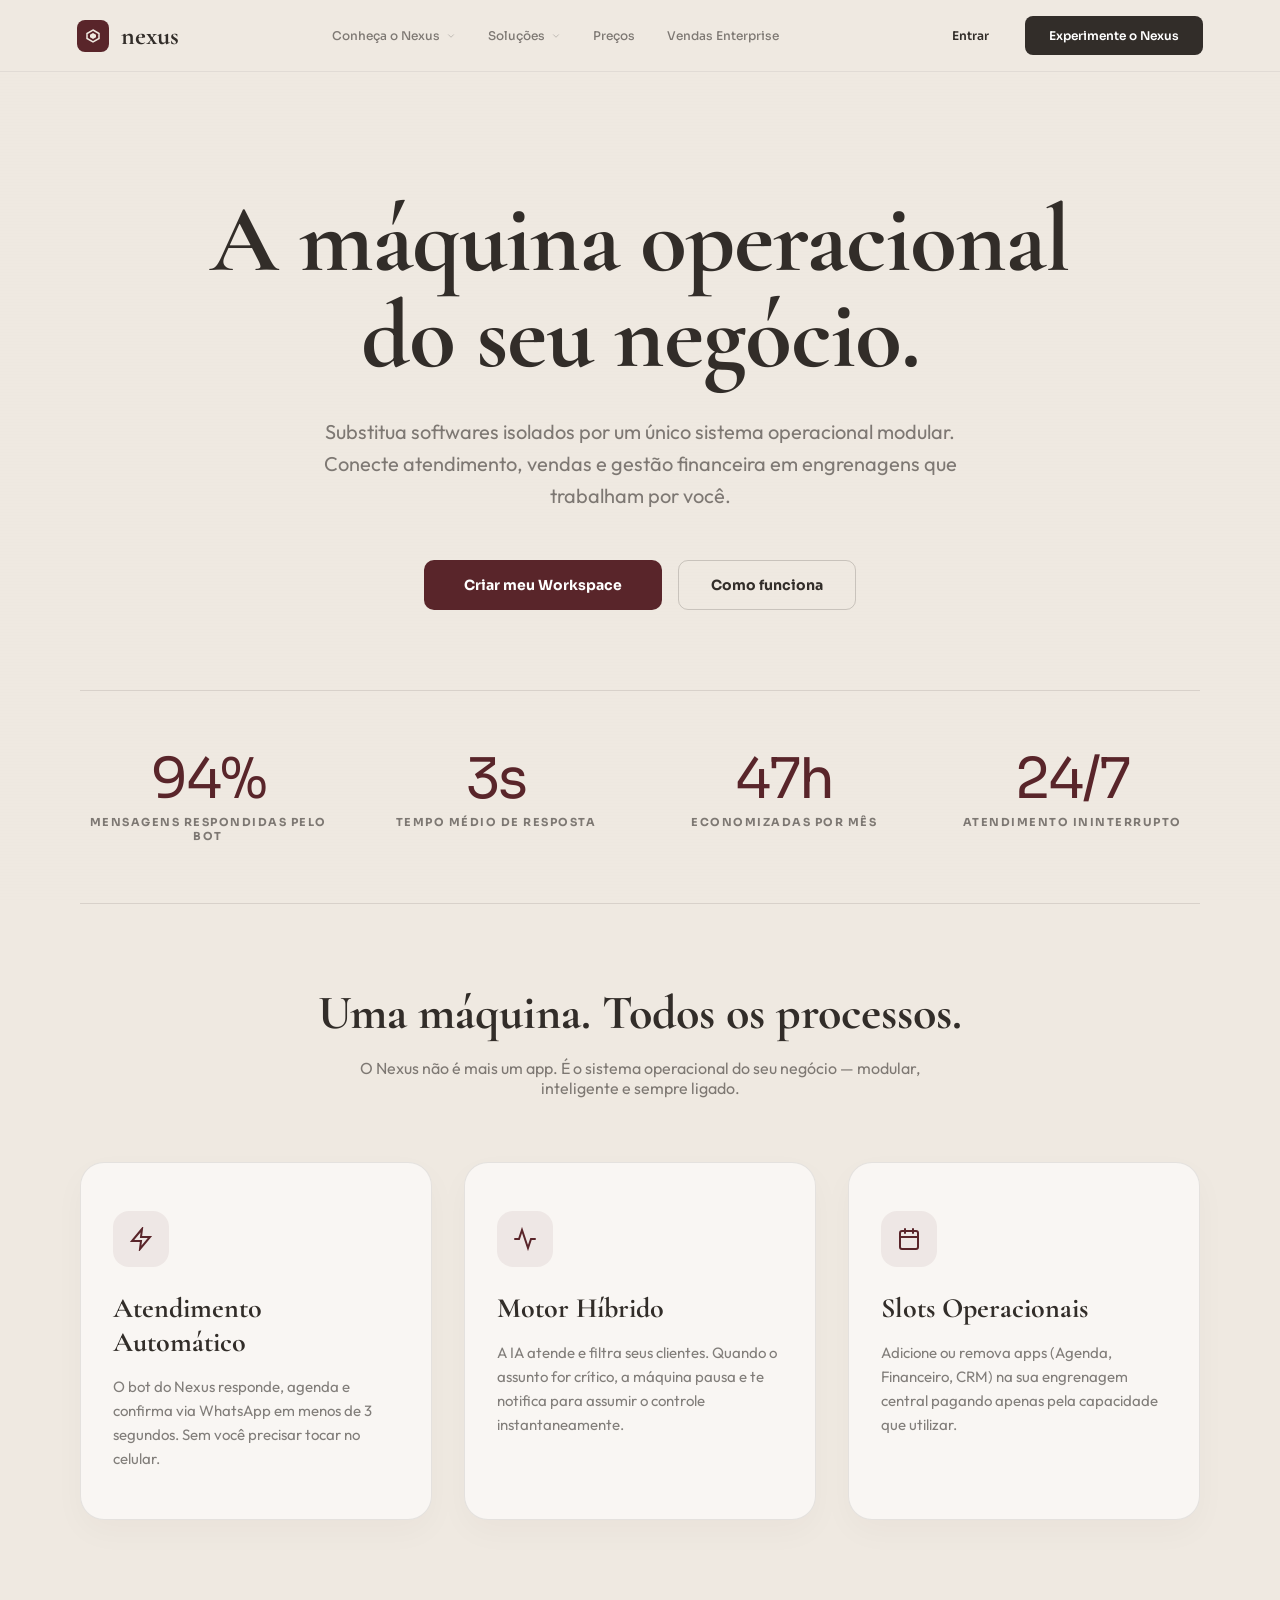
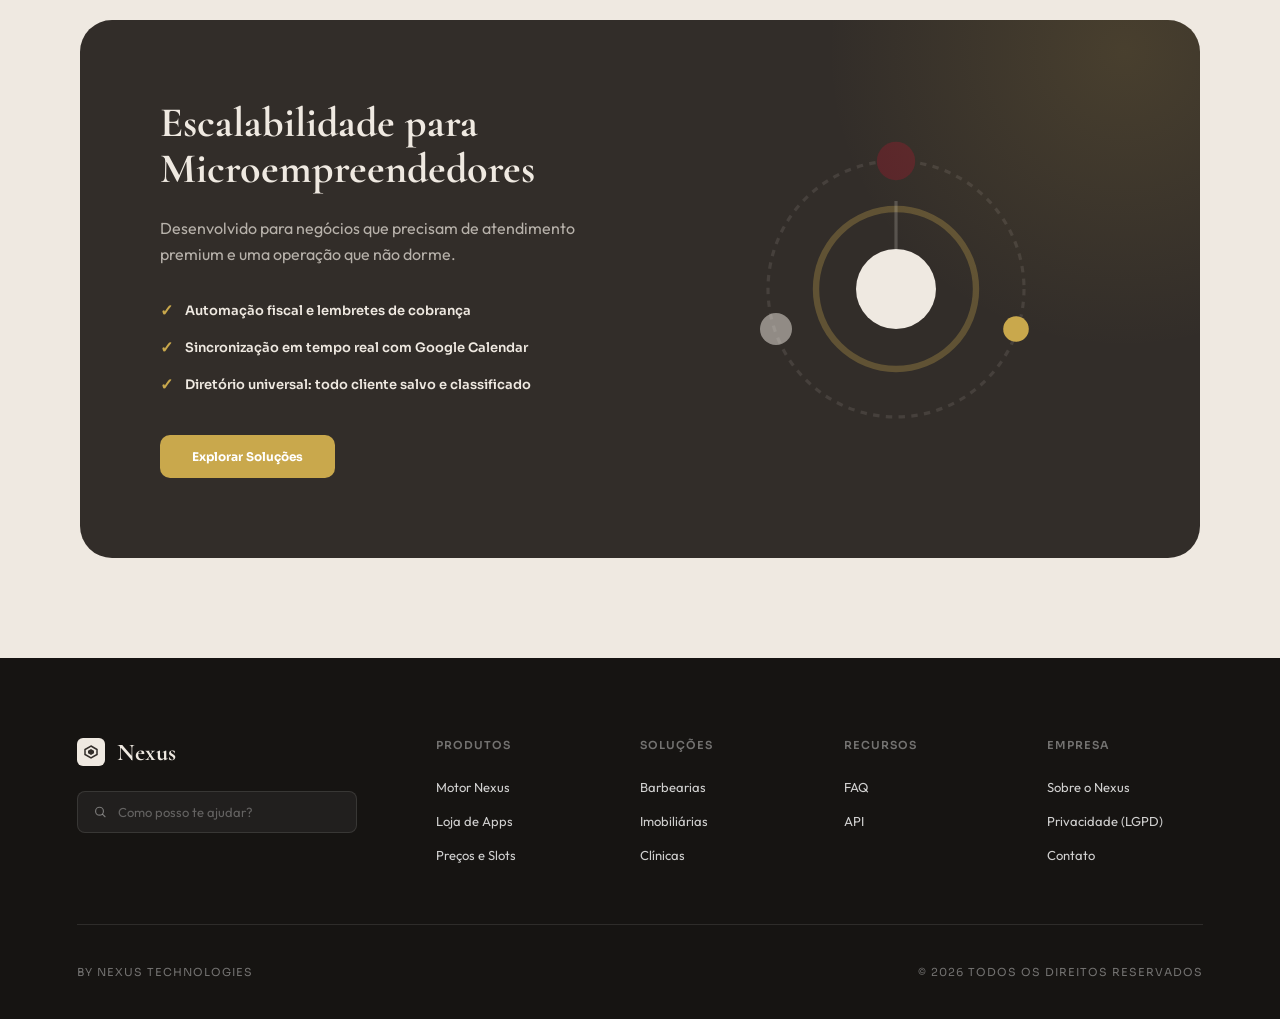
<file: index.html>
<!DOCTYPE html>
<html lang="pt-BR">
<head>
<meta charset="UTF-8">
<meta name="viewport" content="width=device-width, initial-scale=1.0">
<title>Nexus — A Máquina Operacional do seu Negócio</title>
<meta name="description" content="O sistema operacional que automatiza seu atendimento, agenda e financeiro. Um workspace modular que trabalha por você 24/7.">
<link rel="stylesheet" href="./globals.css">
<link href="https://fonts.googleapis.com/css2?family=Cormorant+Garamond:ital,wght@0,400;0,600;0,700;1,400&family=Outfit:wght@300;400;500;600;700&family=Sora:wght@400;600;700&display=swap" rel="stylesheet">
<style>
.hero-section { padding: 120px 0 80px; text-align: center; }
.hero-title { font-family: 'Cormorant Garamond', serif; font-size: clamp(60px, 8vw, 96px); font-weight: 700; color: var(--dk); line-height: 1; margin-bottom: 32px; letter-spacing: -1px; }
.hero-subtitle { font-size: 20px; color: var(--dk60); max-width: 700px; margin: 0 auto 48px; line-height: 1.6; }
.hero-actions { display: flex; gap: 16px; justify-content: center; flex-wrap: wrap; }
.stats-grid { display: grid; grid-template-columns: repeat(4, 1fr); gap: 32px; padding: 60px 0; border-top: 1px solid var(--dk12); border-bottom: 1px solid var(--dk12); margin-bottom: 80px; text-align: center; }
.stat-num { font-family: 'Sora', sans-serif; font-size: 56px; font-weight: 400; color: var(--wine); line-height: 1; margin-bottom: 8px; letter-spacing: -2px; }
.stat-lbl { font-family: 'Sora', sans-serif; font-size: 11px; font-weight: 700; text-transform: uppercase; letter-spacing: 1.5px; color: var(--dk60); }
.section-heading { text-align: center; margin-bottom: 64px; }
.section-heading h2 { font-family: 'Cormorant Garamond', serif; font-size: 48px; font-weight: 700; color: var(--dk); margin-bottom: 16px; }
.section-heading p { font-size: 16px; color: var(--dk60); max-width: 600px; margin: 0 auto; }
.features-grid { display: grid; grid-template-columns: repeat(3, 1fr); gap: 32px; margin-bottom: 100px; }
.feature-card { background: rgba(255,255,255,0.6); border: 1px solid rgba(50,45,41,.1); border-radius: 24px; padding: 48px 32px; transition: transform 0.3s; box-shadow: 0 12px 32px rgba(50,45,41,.03); }
.feature-card:hover { transform: translateY(-8px); border-color: var(--gold); }
.feat-icon { width: 56px; height: 56px; background: rgba(114,56,61,.08); color: var(--wine); border-radius: 16px; display: flex; align-items: center; justify-content: center; margin-bottom: 24px; }
.feature-card h3 { font-family: 'Cormorant Garamond', serif; font-size: 28px; font-weight: 700; color: var(--dk); margin-bottom: 16px; }
.feature-card p { font-size: 15px; color: var(--dk60); line-height: 1.6; }
.use-cases { background: var(--dk); border-radius: 32px; padding: 80px; color: #EFE9E1; display: grid; grid-template-columns: 1fr 1fr; gap: 64px; align-items: center; margin-bottom: 100px; position: relative; overflow: hidden; }
.use-cases::before { content: ''; position: absolute; top: -50%; right: -20%; width: 600px; height: 600px; background: radial-gradient(circle, rgba(201,168,76,0.15) 0%, transparent 70%); border-radius: 50%; pointer-events: none; }
.uc-title { font-family: 'Cormorant Garamond', serif; font-size: 42px; font-weight: 700; margin-bottom: 24px; line-height: 1.1; }
.uc-desc { font-size: 16px; color: rgba(239,233,225,.7); margin-bottom: 32px; line-height: 1.6; }
.uc-list { list-style: none; display: flex; flex-direction: column; gap: 16px; margin-bottom: 40px; }
.uc-list li { display: flex; align-items: center; gap: 12px; font-family: 'Sora', sans-serif; font-size: 13px; font-weight: 600; }
.uc-list li::before { content: '✓'; color: var(--gold); font-size: 16px; }
@media (max-width: 768px) { .hero-title { font-size: 48px; } .stats-grid { grid-template-columns: 1fr 1fr; } .features-grid { grid-template-columns: 1fr; } .use-cases { grid-template-columns: 1fr; padding: 40px; text-align: center; } }
</style>
</head>
<body>
<div class="brushed"></div>

<nav class="inst-nav">
  <a href="index.html" class="nav-brand">
    <div class="icon"><svg width="14" height="14" viewBox="0 0 14 14" fill="none"><polygon points="7,1 13,4.5 13,9.5 7,13 1,9.5 1,4.5" stroke="#EFE9E1" stroke-width="1.5" fill="none"/><polygon points="7,4 10,5.75 10,8.25 7,10 4,8.25 4,5.75" fill="#EFE9E1"/></svg></div>
    <span class="name">nexus</span>
  </a>
  <div class="nav-links">
    <div class="nav-item-dropdown">
      <a>Conheça o Nexus <svg width="10" height="10" viewBox="0 0 24 24" fill="none" stroke-width="1.5" stroke-linecap="round"><polyline points="6 9 12 15 18 9"></polyline></svg></a>
      <div class="nav-dropdown">
        <a href="sobre.html">Sobre o Nexus</a>
        <a href="presets.html">Apps e Presets</a>
        <a href="sobre.html#seguranca">Segurança e IA</a>
      </div>
    </div>
    <div class="nav-item-dropdown">
      <a>Soluções <svg width="10" height="10" viewBox="0 0 24 24" fill="none" stroke-width="1.5" stroke-linecap="round"><polyline points="6 9 12 15 18 9"></polyline></svg></a>
      <div class="nav-dropdown">
        <a href="presets.html">Microempreendedores</a>
        <a href="presets.html">Barbearias e Salões</a>
        <a href="presets.html">Clínicas e Petshops</a>
        <a href="presets.html">Imobiliárias</a>
      </div>
    </div>
    <a href="precos.html" style="font-family:'Sora',sans-serif;font-size:12px;font-weight:500;color:var(--dk60);text-decoration:none;">Preços</a>
    <a href="vendas.html" style="font-family:'Sora',sans-serif;font-size:12px;font-weight:500;color:var(--dk60);text-decoration:none;">Vendas Enterprise</a>
  </div>
  <div class="nav-actions">
    <a href="login.html" class="btn-login">Entrar</a>
    <a href="login.html#signup" class="btn-cta">Experimente o Nexus</a>
  </div>
</nav>

<main class="container">
  <section class="hero-section">
    <h1 class="hero-title">A máquina operacional<br>do seu negócio.</h1>
    <p class="hero-subtitle">Substitua softwares isolados por um único sistema operacional modular. Conecte atendimento, vendas e gestão financeira em engrenagens que trabalham por você.</p>
    <div class="hero-actions">
      <a href="login.html#signup" class="btn-solid" style="padding:16px 40px;font-size:14px;">Criar meu Workspace</a>
      <a href="sobre.html" class="btn-outline" style="padding:15px 32px;font-size:14px;">Como funciona</a>
    </div>
  </section>

  <section class="stats-grid">
    <div><div class="stat-num">94%</div><div class="stat-lbl">Mensagens respondidas pelo bot</div></div>
    <div><div class="stat-num">3s</div><div class="stat-lbl">Tempo médio de resposta</div></div>
    <div><div class="stat-num">47h</div><div class="stat-lbl">Economizadas por mês</div></div>
    <div><div class="stat-num">24/7</div><div class="stat-lbl">Atendimento ininterrupto</div></div>
  </section>

  <section>
    <div class="section-heading">
      <h2>Uma máquina. Todos os processos.</h2>
      <p>O Nexus não é mais um app. É o sistema operacional do seu negócio — modular, inteligente e sempre ligado.</p>
    </div>
    <div class="features-grid">
      <div class="feature-card">
        <div class="feat-icon"><svg width="24" height="24" viewBox="0 0 24 24" fill="none" stroke="currentColor" stroke-width="2" stroke-linecap="round"><polygon points="13 2 3 14 12 14 11 22 21 10 12 10 13 2"></polygon></svg></div>
        <h3>Atendimento Automático</h3>
        <p>O bot do Nexus responde, agenda e confirma via WhatsApp em menos de 3 segundos. Sem você precisar tocar no celular.</p>
      </div>
      <div class="feature-card">
        <div class="feat-icon"><svg width="24" height="24" viewBox="0 0 24 24" fill="none" stroke="currentColor" stroke-width="2" stroke-linecap="round"><path d="M22 12h-4l-3 9L9 3l-3 9H2"></path></svg></div>
        <h3>Motor Híbrido</h3>
        <p>A IA atende e filtra seus clientes. Quando o assunto for crítico, a máquina pausa e te notifica para assumir o controle instantaneamente.</p>
      </div>
      <div class="feature-card">
        <div class="feat-icon"><svg width="24" height="24" viewBox="0 0 24 24" fill="none" stroke="currentColor" stroke-width="2" stroke-linecap="round"><rect x="3" y="4" width="18" height="18" rx="2"/><line x1="16" y1="2" x2="16" y2="6"/><line x1="8" y1="2" x2="8" y2="6"/><line x1="3" y1="10" x2="21" y2="10"/></svg></div>
        <h3>Slots Operacionais</h3>
        <p>Adicione ou remova apps (Agenda, Financeiro, CRM) na sua engrenagem central pagando apenas pela capacidade que utilizar.</p>
      </div>
    </div>
  </section>

  <section class="use-cases">
    <div>
      <h2 class="uc-title">Escalabilidade para<br>Microempreendedores</h2>
      <p class="uc-desc">Desenvolvido para negócios que precisam de atendimento premium e uma operação que não dorme.</p>
      <ul class="uc-list">
        <li>Automação fiscal e lembretes de cobrança</li>
        <li>Sincronização em tempo real com Google Calendar</li>
        <li>Diretório universal: todo cliente salvo e classificado</li>
      </ul>
      <a href="presets.html" class="btn-solid gold" style="padding:14px 32px;font-size:12px;">Explorar Soluções</a>
    </div>
    <div style="display:flex;justify-content:center;">
      <svg width="320" height="320" viewBox="0 0 200 200" fill="none">
        <circle cx="100" cy="100" r="80" stroke="rgba(239,233,225,0.1)" stroke-width="2" stroke-dasharray="4 4"/>
        <circle cx="100" cy="100" r="50" stroke="rgba(201,168,76,0.3)" stroke-width="4"/>
        <circle cx="100" cy="100" r="25" fill="#EFE9E1"/>
        <circle cx="100" cy="20" r="12" fill="var(--wine)"/>
        <circle cx="175" cy="125" r="8" fill="var(--gold)"/>
        <circle cx="25" cy="125" r="10" fill="rgba(239,233,225,0.5)"/>
        <path d="M100 45 L100 75" stroke="rgba(239,233,225,0.2)" stroke-width="2"/>
      </svg>
    </div>
  </section>
</main>

<footer class="mega-footer">
  <div class="footer-grid">
    <div class="footer-brand">
      <div class="f-brand-logo">
        <div class="icon"><svg width="14" height="14" viewBox="0 0 14 14" fill="none"><polygon points="7,1 13,4.5 13,9.5 7,13 1,9.5 1,4.5" stroke="#322D29" stroke-width="1.5" fill="none"/><polygon points="7,4 10,5.75 10,8.25 7,10 4,8.25 4,5.75" fill="#322D29"/></svg></div>
        <span class="name">Nexus</span>
      </div>
      <div class="f-search"><svg width="14" height="14" viewBox="0 0 16 16" fill="none" stroke="rgba(255,255,255,0.4)" stroke-width="1.5"><circle cx="7" cy="7" r="5"/><path d="M11 11l3 3" stroke-linecap="round"/></svg><input type="text" placeholder="Como posso te ajudar?"></div>
    </div>
    <div class="footer-col"><h4>Produtos</h4><ul><li><a href="sobre.html">Motor Nexus</a></li><li><a href="presets.html">Loja de Apps</a></li><li><a href="precos.html">Preços e Slots</a></li></ul></div>
    <div class="footer-col"><h4>Soluções</h4><ul><li><a href="presets.html">Barbearias</a></li><li><a href="presets.html">Imobiliárias</a></li><li><a href="presets.html">Clínicas</a></li></ul></div>
    <div class="footer-col"><h4>Recursos</h4><ul><li><a href="sobre.html">FAQ</a></li><li><a href="vendas.html">API</a></li></ul></div>
    <div class="footer-col"><h4>Empresa</h4><ul><li><a href="sobre.html">Sobre o Nexus</a></li><li><a href="lgpd.html">Privacidade (LGPD)</a></li><li><a href="vendas.html">Contato</a></li></ul></div>
  </div>
  <div class="footer-bottom"><span>BY NEXUS TECHNOLOGIES</span><span>© 2026 TODOS OS DIREITOS RESERVADOS</span></div>
</footer>
</body>
</html>
</file>
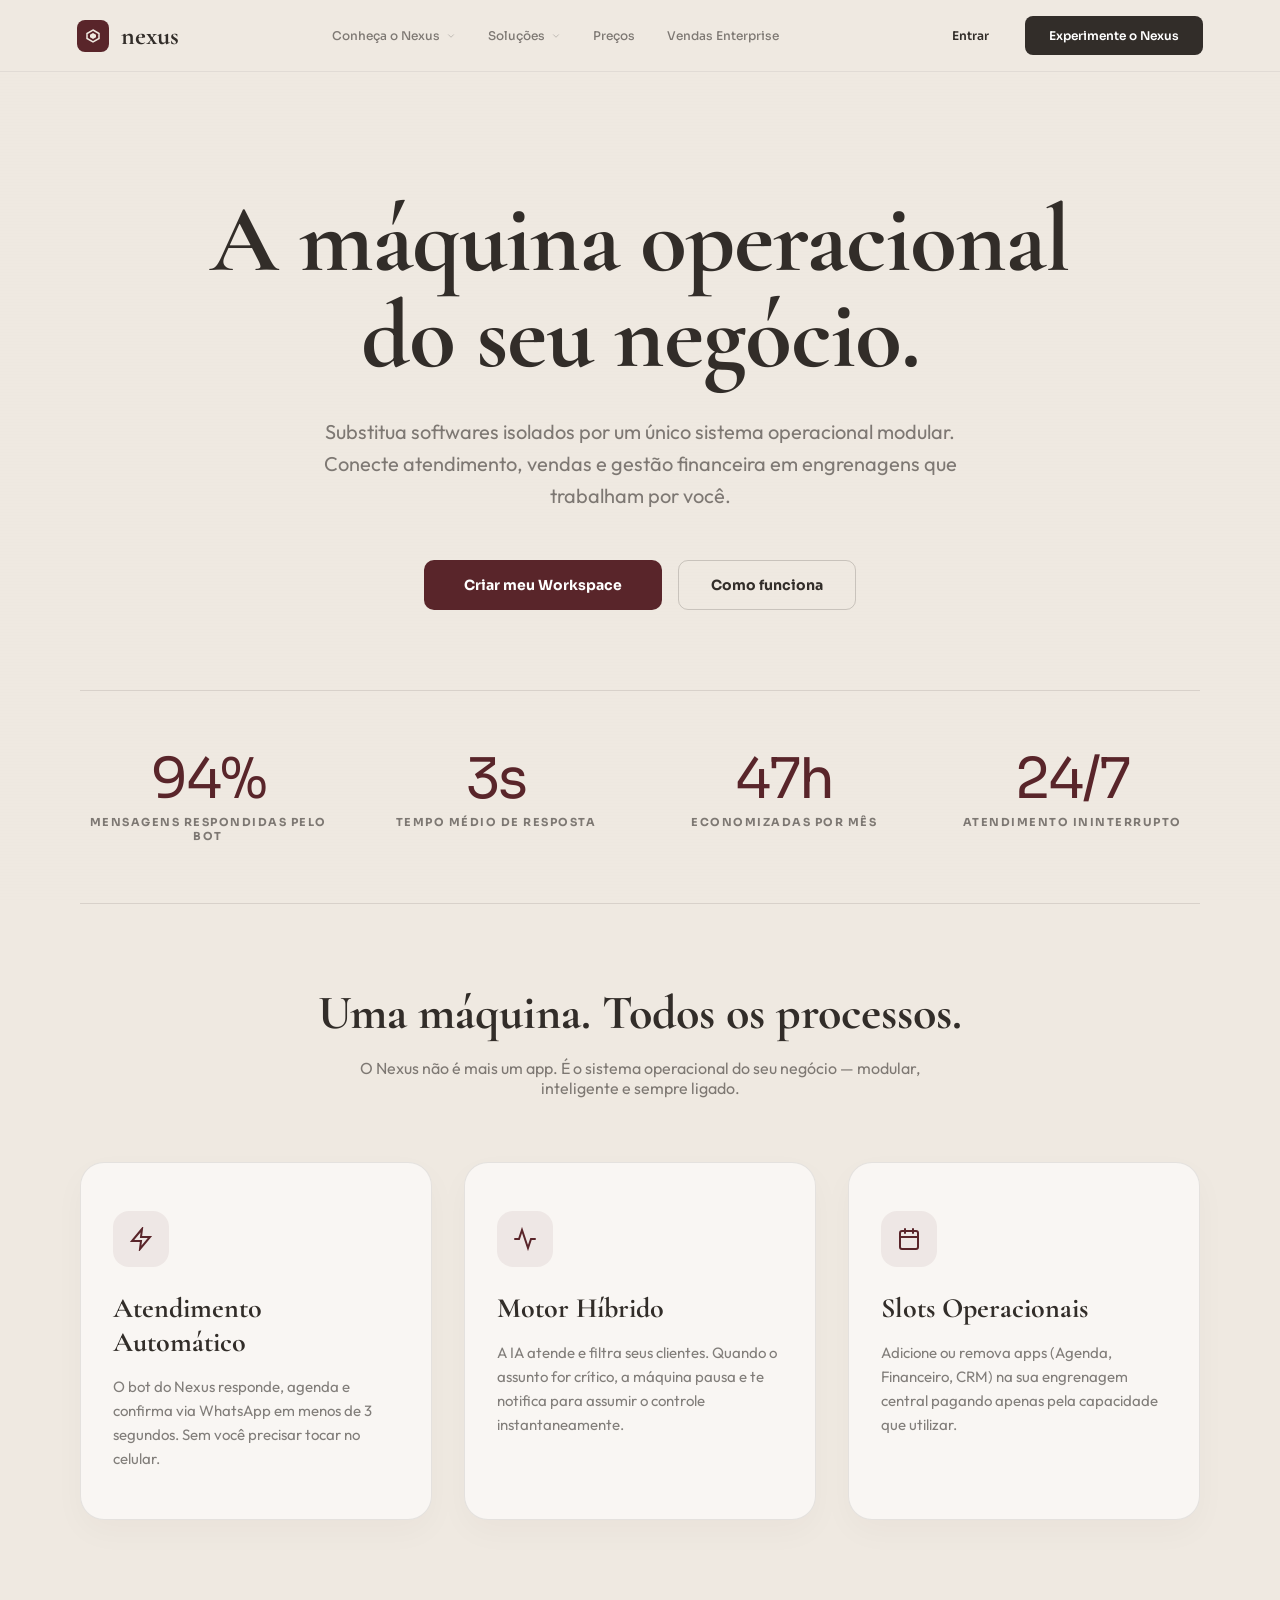
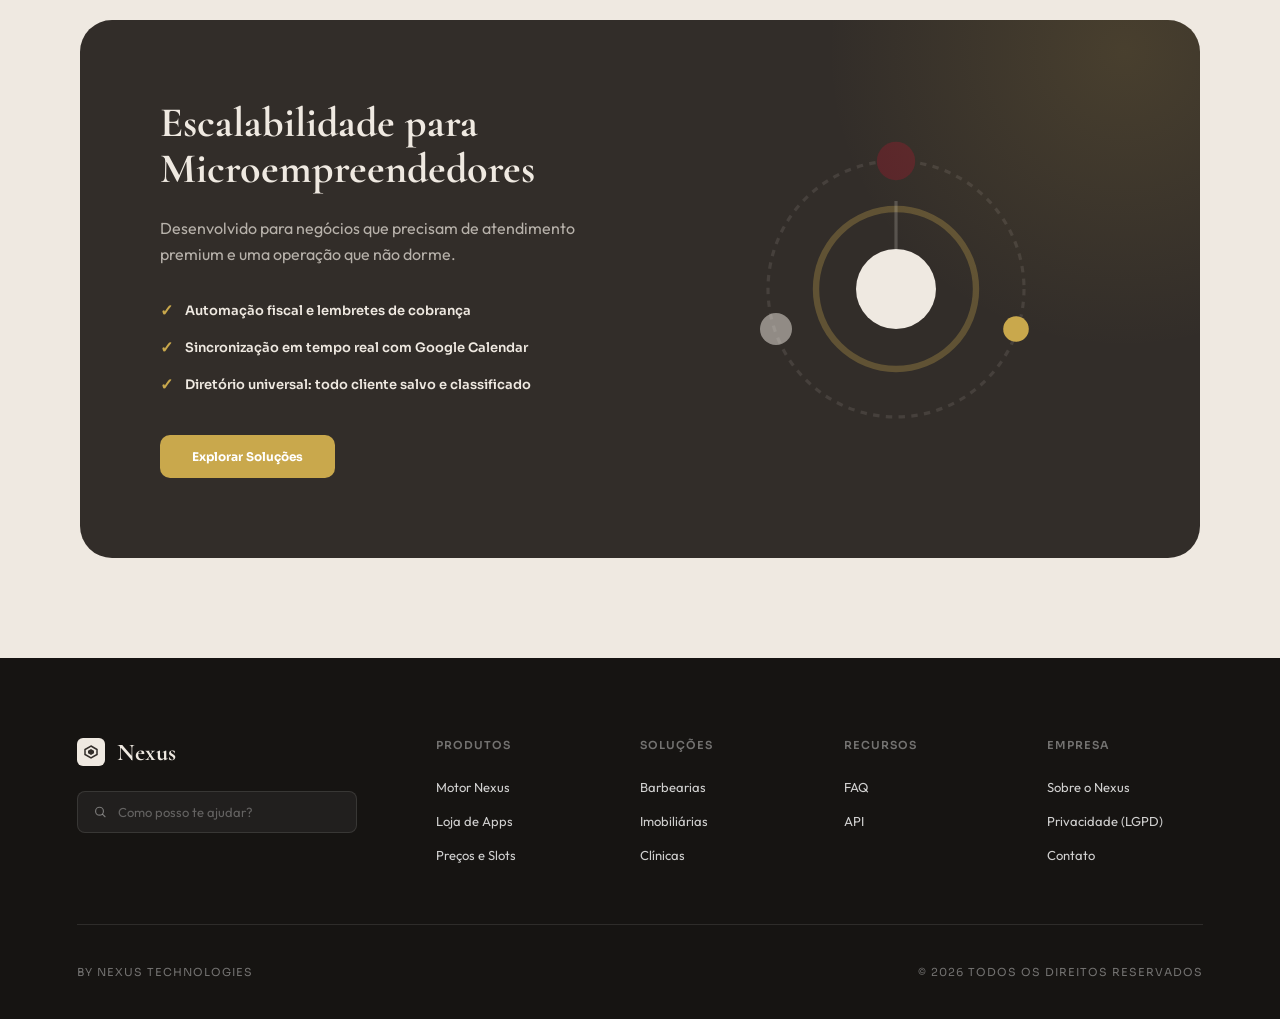
<file: pages/index.html>
<!DOCTYPE html>
<html lang="pt-BR">
<head>
<meta charset="UTF-8">
<meta name="viewport" content="width=device-width, initial-scale=1.0">
<title>Nexus — A Máquina Operacional do seu Negócio</title>
<meta name="description" content="O sistema operacional que automatiza seu atendimento, agenda e financeiro. Um workspace modular que trabalha por você 24/7.">
<link rel="stylesheet" href="../shared/globals.css">
<link href="https://fonts.googleapis.com/css2?family=Cormorant+Garamond:ital,wght@0,400;0,600;0,700;1,400&family=Outfit:wght@300;400;500;600;700&family=Sora:wght@400;600;700&display=swap" rel="stylesheet">
<style>
.hero-section { padding: 120px 0 80px; text-align: center; }
.hero-title { font-family: 'Cormorant Garamond', serif; font-size: clamp(60px, 8vw, 96px); font-weight: 700; color: var(--dk); line-height: 1; margin-bottom: 32px; letter-spacing: -1px; }
.hero-subtitle { font-size: 20px; color: var(--dk60); max-width: 700px; margin: 0 auto 48px; line-height: 1.6; }
.hero-actions { display: flex; gap: 16px; justify-content: center; flex-wrap: wrap; }
.stats-grid { display: grid; grid-template-columns: repeat(4, 1fr); gap: 32px; padding: 60px 0; border-top: 1px solid var(--dk12); border-bottom: 1px solid var(--dk12); margin-bottom: 80px; text-align: center; }
.stat-num { font-family: 'Sora', sans-serif; font-size: 56px; font-weight: 400; color: var(--wine); line-height: 1; margin-bottom: 8px; letter-spacing: -2px; }
.stat-lbl { font-family: 'Sora', sans-serif; font-size: 11px; font-weight: 700; text-transform: uppercase; letter-spacing: 1.5px; color: var(--dk60); }
.section-heading { text-align: center; margin-bottom: 64px; }
.section-heading h2 { font-family: 'Cormorant Garamond', serif; font-size: 48px; font-weight: 700; color: var(--dk); margin-bottom: 16px; }
.section-heading p { font-size: 16px; color: var(--dk60); max-width: 600px; margin: 0 auto; }
.features-grid { display: grid; grid-template-columns: repeat(3, 1fr); gap: 32px; margin-bottom: 100px; }
.feature-card { background: rgba(255,255,255,0.6); border: 1px solid rgba(50,45,41,.1); border-radius: 24px; padding: 48px 32px; transition: transform 0.3s; box-shadow: 0 12px 32px rgba(50,45,41,.03); }
.feature-card:hover { transform: translateY(-8px); border-color: var(--gold); }
.feat-icon { width: 56px; height: 56px; background: rgba(114,56,61,.08); color: var(--wine); border-radius: 16px; display: flex; align-items: center; justify-content: center; margin-bottom: 24px; }
.feature-card h3 { font-family: 'Cormorant Garamond', serif; font-size: 28px; font-weight: 700; color: var(--dk); margin-bottom: 16px; }
.feature-card p { font-size: 15px; color: var(--dk60); line-height: 1.6; }
.use-cases { background: var(--dk); border-radius: 32px; padding: 80px; color: #EFE9E1; display: grid; grid-template-columns: 1fr 1fr; gap: 64px; align-items: center; margin-bottom: 100px; position: relative; overflow: hidden; }
.use-cases::before { content: ''; position: absolute; top: -50%; right: -20%; width: 600px; height: 600px; background: radial-gradient(circle, rgba(201,168,76,0.15) 0%, transparent 70%); border-radius: 50%; pointer-events: none; }
.uc-title { font-family: 'Cormorant Garamond', serif; font-size: 42px; font-weight: 700; margin-bottom: 24px; line-height: 1.1; }
.uc-desc { font-size: 16px; color: rgba(239,233,225,.7); margin-bottom: 32px; line-height: 1.6; }
.uc-list { list-style: none; display: flex; flex-direction: column; gap: 16px; margin-bottom: 40px; }
.uc-list li { display: flex; align-items: center; gap: 12px; font-family: 'Sora', sans-serif; font-size: 13px; font-weight: 600; }
.uc-list li::before { content: '✓'; color: var(--gold); font-size: 16px; }
@media (max-width: 768px) { .hero-title { font-size: 48px; } .stats-grid { grid-template-columns: 1fr 1fr; } .features-grid { grid-template-columns: 1fr; } .use-cases { grid-template-columns: 1fr; padding: 40px; text-align: center; } }
</style>
</head>
<body>
<div class="brushed"></div>

<nav class="inst-nav">
  <a href="index.html" class="nav-brand">
    <div class="icon"><svg width="14" height="14" viewBox="0 0 14 14" fill="none"><polygon points="7,1 13,4.5 13,9.5 7,13 1,9.5 1,4.5" stroke="#EFE9E1" stroke-width="1.5" fill="none"/><polygon points="7,4 10,5.75 10,8.25 7,10 4,8.25 4,5.75" fill="#EFE9E1"/></svg></div>
    <span class="name">nexus</span>
  </a>
  <div class="nav-links">
    <div class="nav-item-dropdown">
      <a>Conheça o Nexus <svg width="10" height="10" viewBox="0 0 24 24" fill="none" stroke-width="1.5" stroke-linecap="round"><polyline points="6 9 12 15 18 9"></polyline></svg></a>
      <div class="nav-dropdown">
        <a href="sobre.html">Sobre o Nexus</a>
        <a href="presets.html">Apps e Presets</a>
        <a href="sobre.html#seguranca">Segurança e IA</a>
      </div>
    </div>
    <div class="nav-item-dropdown">
      <a>Soluções <svg width="10" height="10" viewBox="0 0 24 24" fill="none" stroke-width="1.5" stroke-linecap="round"><polyline points="6 9 12 15 18 9"></polyline></svg></a>
      <div class="nav-dropdown">
        <a href="presets.html">Microempreendedores</a>
        <a href="presets.html">Barbearias e Salões</a>
        <a href="presets.html">Clínicas e Petshops</a>
        <a href="presets.html">Imobiliárias</a>
      </div>
    </div>
    <a href="precos.html" style="font-family:'Sora',sans-serif;font-size:12px;font-weight:500;color:var(--dk60);text-decoration:none;">Preços</a>
    <a href="vendas.html" style="font-family:'Sora',sans-serif;font-size:12px;font-weight:500;color:var(--dk60);text-decoration:none;">Vendas Enterprise</a>
  </div>
  <div class="nav-actions">
    <a href="login.html" class="btn-login">Entrar</a>
    <a href="login.html#signup" class="btn-cta">Experimente o Nexus</a>
  </div>
</nav>

<main class="container">
  <section class="hero-section">
    <h1 class="hero-title">A máquina operacional<br>do seu negócio.</h1>
    <p class="hero-subtitle">Substitua softwares isolados por um único sistema operacional modular. Conecte atendimento, vendas e gestão financeira em engrenagens que trabalham por você.</p>
    <div class="hero-actions">
      <a href="login.html#signup" class="btn-solid" style="padding:16px 40px;font-size:14px;">Criar meu Workspace</a>
      <a href="sobre.html" class="btn-outline" style="padding:15px 32px;font-size:14px;">Como funciona</a>
    </div>
  </section>

  <section class="stats-grid">
    <div><div class="stat-num">94%</div><div class="stat-lbl">Mensagens respondidas pelo bot</div></div>
    <div><div class="stat-num">3s</div><div class="stat-lbl">Tempo médio de resposta</div></div>
    <div><div class="stat-num">47h</div><div class="stat-lbl">Economizadas por mês</div></div>
    <div><div class="stat-num">24/7</div><div class="stat-lbl">Atendimento ininterrupto</div></div>
  </section>

  <section>
    <div class="section-heading">
      <h2>Uma máquina. Todos os processos.</h2>
      <p>O Nexus não é mais um app. É o sistema operacional do seu negócio — modular, inteligente e sempre ligado.</p>
    </div>
    <div class="features-grid">
      <div class="feature-card">
        <div class="feat-icon"><svg width="24" height="24" viewBox="0 0 24 24" fill="none" stroke="currentColor" stroke-width="2" stroke-linecap="round"><polygon points="13 2 3 14 12 14 11 22 21 10 12 10 13 2"></polygon></svg></div>
        <h3>Atendimento Automático</h3>
        <p>O bot do Nexus responde, agenda e confirma via WhatsApp em menos de 3 segundos. Sem você precisar tocar no celular.</p>
      </div>
      <div class="feature-card">
        <div class="feat-icon"><svg width="24" height="24" viewBox="0 0 24 24" fill="none" stroke="currentColor" stroke-width="2" stroke-linecap="round"><path d="M22 12h-4l-3 9L9 3l-3 9H2"></path></svg></div>
        <h3>Motor Híbrido</h3>
        <p>A IA atende e filtra seus clientes. Quando o assunto for crítico, a máquina pausa e te notifica para assumir o controle instantaneamente.</p>
      </div>
      <div class="feature-card">
        <div class="feat-icon"><svg width="24" height="24" viewBox="0 0 24 24" fill="none" stroke="currentColor" stroke-width="2" stroke-linecap="round"><rect x="3" y="4" width="18" height="18" rx="2"/><line x1="16" y1="2" x2="16" y2="6"/><line x1="8" y1="2" x2="8" y2="6"/><line x1="3" y1="10" x2="21" y2="10"/></svg></div>
        <h3>Slots Operacionais</h3>
        <p>Adicione ou remova apps (Agenda, Financeiro, CRM) na sua engrenagem central pagando apenas pela capacidade que utilizar.</p>
      </div>
    </div>
  </section>

  <section class="use-cases">
    <div>
      <h2 class="uc-title">Escalabilidade para<br>Microempreendedores</h2>
      <p class="uc-desc">Desenvolvido para negócios que precisam de atendimento premium e uma operação que não dorme.</p>
      <ul class="uc-list">
        <li>Automação fiscal e lembretes de cobrança</li>
        <li>Sincronização em tempo real com Google Calendar</li>
        <li>Diretório universal: todo cliente salvo e classificado</li>
      </ul>
      <a href="presets.html" class="btn-solid gold" style="padding:14px 32px;font-size:12px;">Explorar Soluções</a>
    </div>
    <div style="display:flex;justify-content:center;">
      <svg width="320" height="320" viewBox="0 0 200 200" fill="none">
        <circle cx="100" cy="100" r="80" stroke="rgba(239,233,225,0.1)" stroke-width="2" stroke-dasharray="4 4"/>
        <circle cx="100" cy="100" r="50" stroke="rgba(201,168,76,0.3)" stroke-width="4"/>
        <circle cx="100" cy="100" r="25" fill="#EFE9E1"/>
        <circle cx="100" cy="20" r="12" fill="var(--wine)"/>
        <circle cx="175" cy="125" r="8" fill="var(--gold)"/>
        <circle cx="25" cy="125" r="10" fill="rgba(239,233,225,0.5)"/>
        <path d="M100 45 L100 75" stroke="rgba(239,233,225,0.2)" stroke-width="2"/>
      </svg>
    </div>
  </section>
</main>

<footer class="mega-footer">
  <div class="footer-grid">
    <div class="footer-brand">
      <div class="f-brand-logo">
        <div class="icon"><svg width="14" height="14" viewBox="0 0 14 14" fill="none"><polygon points="7,1 13,4.5 13,9.5 7,13 1,9.5 1,4.5" stroke="#322D29" stroke-width="1.5" fill="none"/><polygon points="7,4 10,5.75 10,8.25 7,10 4,8.25 4,5.75" fill="#322D29"/></svg></div>
        <span class="name">Nexus</span>
      </div>
      <div class="f-search"><svg width="14" height="14" viewBox="0 0 16 16" fill="none" stroke="rgba(255,255,255,0.4)" stroke-width="1.5"><circle cx="7" cy="7" r="5"/><path d="M11 11l3 3" stroke-linecap="round"/></svg><input type="text" placeholder="Como posso te ajudar?"></div>
    </div>
    <div class="footer-col"><h4>Produtos</h4><ul><li><a href="sobre.html">Motor Nexus</a></li><li><a href="presets.html">Loja de Apps</a></li><li><a href="precos.html">Preços e Slots</a></li></ul></div>
    <div class="footer-col"><h4>Soluções</h4><ul><li><a href="presets.html">Barbearias</a></li><li><a href="presets.html">Imobiliárias</a></li><li><a href="presets.html">Clínicas</a></li></ul></div>
    <div class="footer-col"><h4>Recursos</h4><ul><li><a href="sobre.html">FAQ</a></li><li><a href="vendas.html">API</a></li></ul></div>
    <div class="footer-col"><h4>Empresa</h4><ul><li><a href="sobre.html">Sobre o Nexus</a></li><li><a href="lgpd.html">Privacidade (LGPD)</a></li><li><a href="vendas.html">Contato</a></li></ul></div>
  </div>
  <div class="footer-bottom"><span>BY NEXUS TECHNOLOGIES</span><span>© 2026 TODOS OS DIREITOS RESERVADOS</span></div>
</footer>
</body>
</html>
</file>
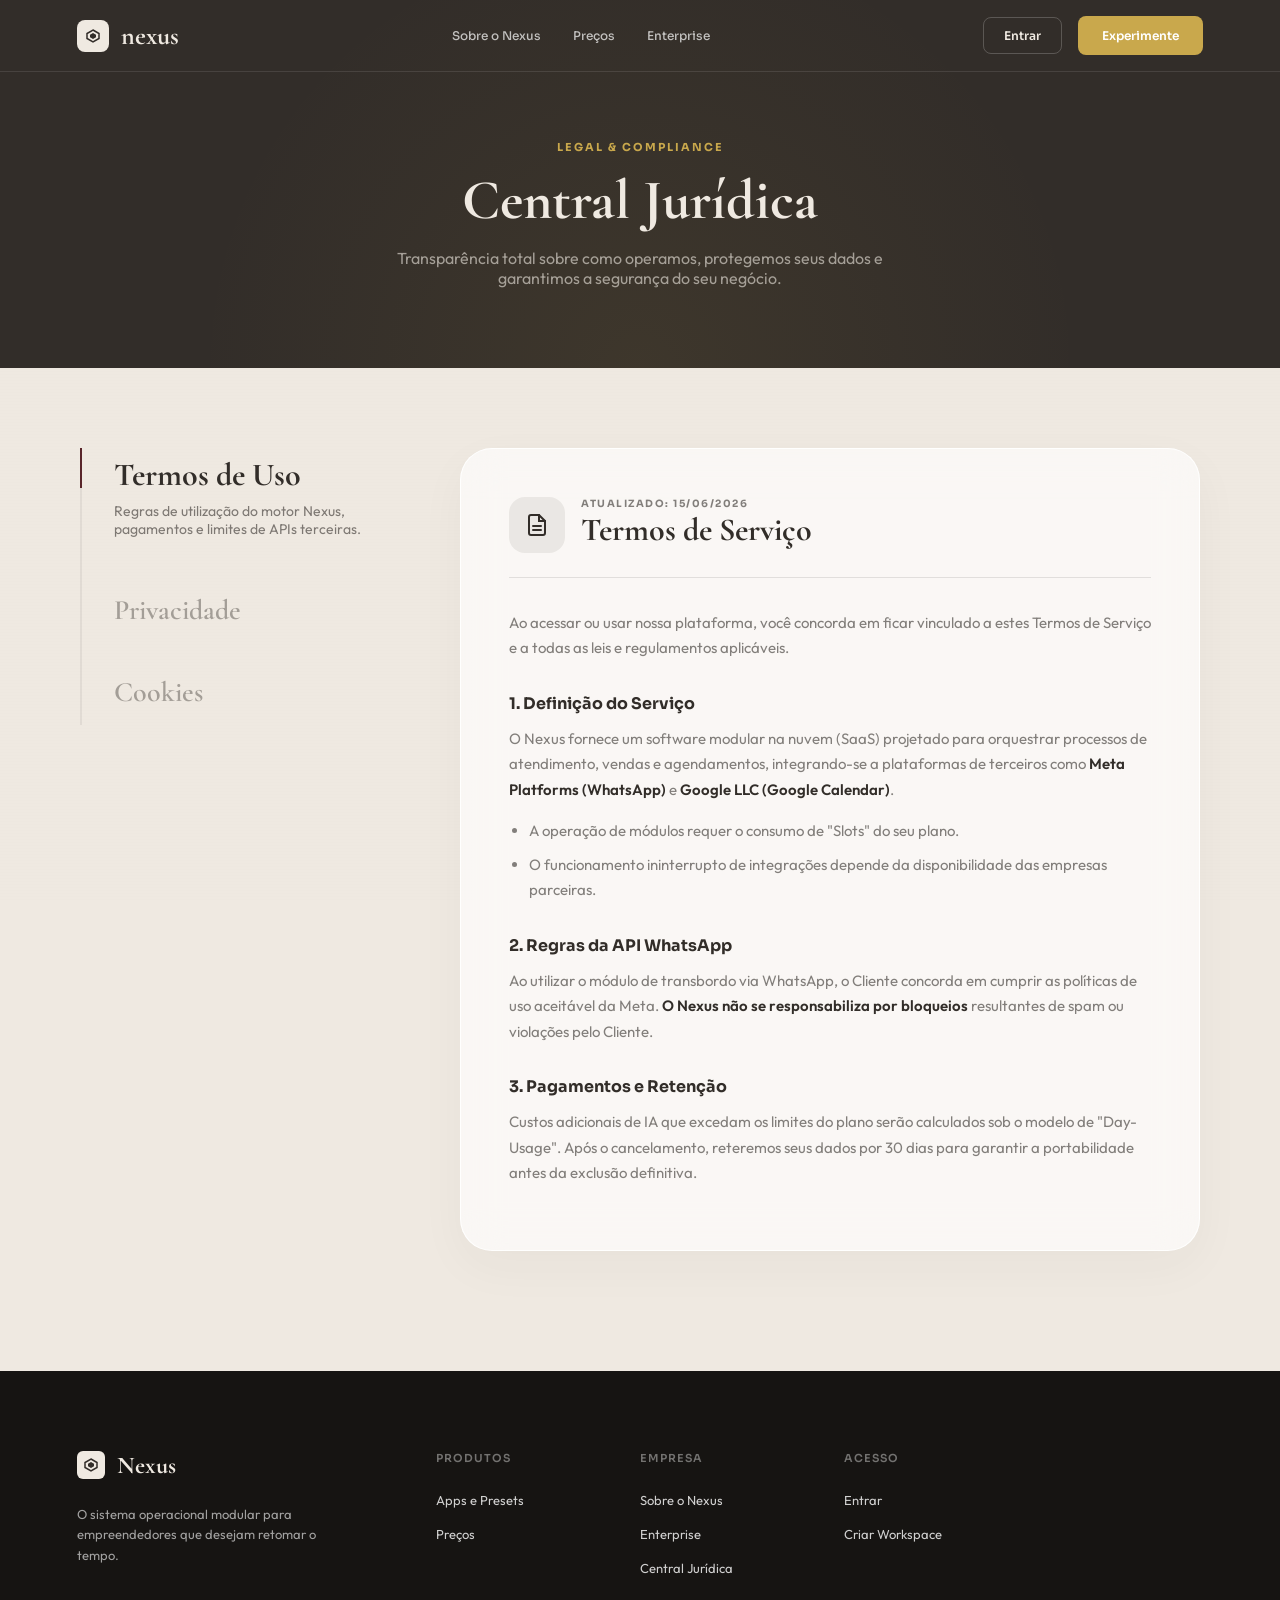
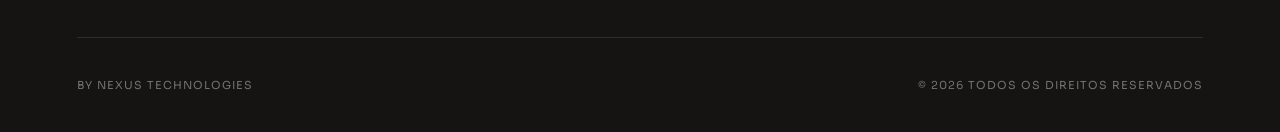
<file: lgpd.html>
<!DOCTYPE html>
<html lang="pt-BR">
<head>
<meta charset="UTF-8">
<meta name="viewport" content="width=device-width, initial-scale=1.0">
<title>Nexus — Central Jurídica</title>
<meta name="description" content="Termos de uso, política de privacidade LGPD e cookies do Nexus OS.">
<link rel="stylesheet" href="./globals.css">
<link href="https://fonts.googleapis.com/css2?family=Cormorant+Garamond:ital,wght@0,400;0,600;0,700;1,400&family=Outfit:wght@300;400;500;600;700&family=Sora:wght@400;600;700&display=swap" rel="stylesheet">
<style>
body { display:flex; flex-direction:column; }
/* NAV — fundo escuro no hero */
.inst-nav { padding:16px 6%; display:flex; justify-content:space-between; align-items:center; position:absolute; top:0; left:0; right:0; z-index:100; border-bottom:1px solid rgba(255,255,255,.1); background:transparent; backdrop-filter:none; }
.inst-nav .nav-brand .name { color:#EFE9E1; }
.inst-nav .btn-login { color:#EFE9E1; border:1px solid rgba(255,255,255,.2); border-radius:8px; padding:10px 20px; }
.inst-nav .btn-login:hover { background:rgba(255,255,255,.1); }
.inst-nav .btn-cta { background:var(--gold); }
.inst-nav .nav-brand .icon { background:#EFE9E1; }
.nav-links > a { font-family:'Sora',sans-serif; font-size:12px; font-weight:500; color:rgba(255,255,255,.7); text-decoration:none; transition:color .3s; }
.nav-links > a:hover { color:#fff; }

/* HERO */
.legal-hero { background:var(--dk); color:#EFE9E1; padding:140px 6% 80px; text-align:center; position:relative; overflow:hidden; }
.legal-hero::before { content:''; position:absolute; inset:0; background:radial-gradient(circle at 50% 100%,rgba(201,168,76,.08) 0%,transparent 60%); pointer-events:none; }
.hero-eyebrow { font-family:'Sora',sans-serif; font-size:11px; font-weight:700; color:var(--gold); text-transform:uppercase; letter-spacing:2px; margin-bottom:16px; display:block; position:relative; z-index:2; }
.legal-hero h1 { font-family:'Cormorant Garamond',serif; font-size:clamp(40px,5vw,56px); font-weight:700; line-height:1.1; margin-bottom:16px; position:relative; z-index:2; }
.legal-hero p { font-size:16px; color:rgba(239,233,225,.6); max-width:500px; margin:0 auto; position:relative; z-index:2; }

/* LAYOUT */
.container { max-width:1200px; margin:0 auto; padding:80px 40px 120px; flex:1; }
.showcase-layout { display:flex; gap:60px; min-height:500px; }
.showcase-nav { flex:0 0 320px; display:flex; flex-direction:column; gap:24px; border-left:2px solid var(--dk07); padding-left:32px; position:relative; height:fit-content; }
.nav-indicator { position:absolute; left:-2px; top:0; width:2px; height:40px; background:var(--wine); transition:transform .3s cubic-bezier(.4,0,.2,1); }
.tab-btn { background:none; border:none; text-align:left; cursor:pointer; padding:8px 0; outline:none; }
.tab-title { font-family:'Cormorant Garamond',serif; font-size:28px; font-weight:600; color:var(--dk40); transition:all .3s; line-height:1.2; }
.tab-desc { font-family:'Outfit',sans-serif; font-size:14px; color:var(--dk40); height:0; overflow:hidden; opacity:0; transition:all .3s; margin-top:8px; }
.tab-btn.active .tab-title { color:var(--dk); font-size:32px; font-weight:700; }
.tab-btn.active .tab-desc { height:auto; opacity:1; color:var(--dk60); margin-bottom:16px; }
.showcase-stage { flex:1; position:relative; display:grid; grid-template-columns:1fr; align-items:start; }
.showcase-panel { grid-area:1/1; background:rgba(255,255,255,.65); border:1px solid rgba(255,255,255,.9); border-radius:32px; padding:48px; backdrop-filter:blur(20px); box-shadow:0 16px 48px rgba(50,45,41,.04); opacity:0; pointer-events:none; transform:translateY(20px); transition:all .4s cubic-bezier(.4,0,.2,1); display:flex; flex-direction:column; }
.showcase-panel.active { opacity:1; pointer-events:auto; transform:translateY(0); z-index:2; }
.panel-header { display:flex; align-items:center; gap:16px; margin-bottom:32px; padding-bottom:24px; border-bottom:1px solid var(--dk12); }
.panel-icon { width:56px; height:56px; border-radius:16px; display:flex; align-items:center; justify-content:center; }
.icon-wine { background:rgba(114,56,61,.1); color:var(--wine); }
.icon-gold { background:rgba(201,168,76,.15); color:var(--gold); }
.icon-dark { background:rgba(50,45,41,.08); color:var(--dk); }
.panel-tag { font-family:'Sora',sans-serif; font-size:10px; font-weight:700; text-transform:uppercase; letter-spacing:1.5px; color:var(--dk60); }
.panel-title { font-family:'Cormorant Garamond',serif; font-size:32px; font-weight:700; color:var(--dk); margin-bottom:4px; }
.legal-body h3 { font-family:'Sora',sans-serif; font-size:16px; font-weight:700; color:var(--dk); margin:32px 0 12px; }
.legal-body p { font-size:15px; color:var(--dk60); line-height:1.7; margin-bottom:16px; }
.legal-body ul { padding-left:20px; margin-bottom:24px; }
.legal-body li { font-size:15px; color:var(--dk60); line-height:1.7; margin-bottom:8px; }
.legal-body strong { color:var(--dk); font-weight:600; }
@media (max-width:900px) { .showcase-layout{flex-direction:column;gap:40px} .showcase-nav{flex:none;flex-direction:row;overflow-x:auto;border-left:none;border-bottom:2px solid var(--dk07);padding-left:0;padding-bottom:16px} .showcase-panel{padding:32px 24px} }
@media (max-width:768px) { .nav-links{display:none} }
</style>
</head>
<body>
<div class="brushed"></div>

<nav class="inst-nav">
  <a href="index.html" class="nav-brand">
    <div class="icon"><svg width="14" height="14" viewBox="0 0 14 14" fill="none"><polygon points="7,1 13,4.5 13,9.5 7,13 1,9.5 1,4.5" stroke="#322D29" stroke-width="1.5" fill="none"/><polygon points="7,4 10,5.75 10,8.25 7,10 4,8.25 4,5.75" fill="#322D29"/></svg></div>
    <span class="name">nexus</span>
  </a>
  <div class="nav-links">
    <a href="sobre.html">Sobre o Nexus</a>
    <a href="precos.html">Preços</a>
    <a href="vendas.html">Enterprise</a>
  </div>
  <div class="nav-actions">
    <a href="login.html" class="btn-login">Entrar</a>
    <a href="login.html#signup" class="btn-cta">Experimente</a>
  </div>
</nav>

<header class="legal-hero">
  <span class="hero-eyebrow">Legal & Compliance</span>
  <h1>Central Jurídica</h1>
  <p>Transparência total sobre como operamos, protegemos seus dados e garantimos a segurança do seu negócio.</p>
</header>

<main class="container">
  <section class="showcase-layout">
    <div class="showcase-nav" id="tab-nav">
      <div class="nav-indicator" id="indicator"></div>
      <button class="tab-btn active" onclick="switchTab(0,'termos')"><div class="tab-title">Termos de Uso</div><div class="tab-desc">Regras de utilização do motor Nexus, pagamentos e limites de APIs terceiras.</div></button>
      <button class="tab-btn" onclick="switchTab(1,'privacidade')"><div class="tab-title">Privacidade</div><div class="tab-desc">Como atuamos em conformidade com a LGPD e o isolamento dos seus dados.</div></button>
      <button class="tab-btn" onclick="switchTab(2,'cookies')"><div class="tab-title">Cookies</div><div class="tab-desc">Transparência sobre rastreamento e autenticação de segurança.</div></button>
    </div>

    <div class="showcase-stage">
      <div class="showcase-panel active" id="panel-termos">
        <div class="panel-header"><div class="panel-icon icon-dark"><svg width="24" height="24" viewBox="0 0 24 24" fill="none" stroke="currentColor" stroke-width="2" stroke-linecap="round"><path d="M14 2H6a2 2 0 0 0-2 2v16a2 2 0 0 0 2 2h12a2 2 0 0 0 2-2V8z"/><polyline points="14 2 14 8 20 8"/><line x1="16" y1="13" x2="8" y2="13"/><line x1="16" y1="17" x2="8" y2="17"/></svg></div><div><div class="panel-tag">Atualizado: 15/06/2026</div><h2 class="panel-title">Termos de Serviço</h2></div></div>
        <div class="legal-body">
          <p>Ao acessar ou usar nossa plataforma, você concorda em ficar vinculado a estes Termos de Serviço e a todas as leis e regulamentos aplicáveis.</p>
          <h3>1. Definição do Serviço</h3>
          <p>O Nexus fornece um software modular na nuvem (SaaS) projetado para orquestrar processos de atendimento, vendas e agendamentos, integrando-se a plataformas de terceiros como <strong>Meta Platforms (WhatsApp)</strong> e <strong>Google LLC (Google Calendar)</strong>.</p>
          <ul><li>A operação de módulos requer o consumo de "Slots" do seu plano.</li><li>O funcionamento ininterrupto de integrações depende da disponibilidade das empresas parceiras.</li></ul>
          <h3>2. Regras da API WhatsApp</h3>
          <p>Ao utilizar o módulo de transbordo via WhatsApp, o Cliente concorda em cumprir as políticas de uso aceitável da Meta. <strong>O Nexus não se responsabiliza por bloqueios</strong> resultantes de spam ou violações pelo Cliente.</p>
          <h3>3. Pagamentos e Retenção</h3>
          <p>Custos adicionais de IA que excedam os limites do plano serão calculados sob o modelo de "Day-Usage". Após o cancelamento, reteremos seus dados por 30 dias para garantir a portabilidade antes da exclusão definitiva.</p>
        </div>
      </div>

      <div class="showcase-panel" id="panel-privacidade">
        <div class="panel-header"><div class="panel-icon icon-wine"><svg width="24" height="24" viewBox="0 0 24 24" fill="none" stroke="currentColor" stroke-width="2" stroke-linecap="round"><path d="M12 22s8-4 8-10V5l-8-3-8 3v7c0 6 8 10 8 10z"/></svg></div><div><div class="panel-tag">Em Conformidade LGPD</div><h2 class="panel-title">Política de Privacidade</h2></div></div>
        <div class="legal-body">
          <p>A Nexus compromete-se a proteger a privacidade dos seus dados em total conformidade com a <strong>Lei Geral de Proteção de Dados (Lei nº 13.709/2018)</strong>.</p>
          <h3>1. O Papel do Nexus</h3>
          <p>No escopo da LGPD, o Contratante é o Controlador dos dados. O Nexus atua estritamente como <strong>Operador</strong>, processando dados exclusivamente para executar as funções configuradas por você.</p>
          <h3>2. Processamento por IA</h3>
          <p>Garantimos que nossos parceiros de LLMs seguem protocolos rigorosos:</p>
          <ul><li>Modelos de IA <strong>não</strong> são treinados com seus dados privados.</li><li>Informações processadas possuem camada de ofuscação de dados sensíveis.</li><li>Não vendemos nem alugamos listas de contatos capturadas.</li></ul>
          <h3>3. Integração Google Calendar</h3>
          <p>Acessaremos apenas as agendas selecionadas expressamente via OAuth, com o único fim de inserir ou ler blocos de horário para o cálculo de disponibilidade do robô.</p>
        </div>
      </div>

      <div class="showcase-panel" id="panel-cookies">
        <div class="panel-header"><div class="panel-icon icon-gold"><svg width="24" height="24" viewBox="0 0 24 24" fill="none" stroke="currentColor" stroke-width="2" stroke-linecap="round"><circle cx="12" cy="12" r="10"/><path d="M12 2a5 5 0 0 0-5 5v2a5 5 0 0 0 10 0V7a5 5 0 0 0-5-5z"/></svg></div><div><div class="panel-tag">Segurança de Sessão</div><h2 class="panel-title">Política de Cookies</h2></div></div>
        <div class="legal-body">
          <p>Utilizamos cookies e tecnologias semelhantes para garantir o funcionamento da plataforma e melhorar sua experiência.</p>
          <h3>Cookies Estritamente Necessários</h3>
          <p>Essenciais para o uso seguro da plataforma. Armazenam tokens de autenticação do seu Workspace para evitar login repetitivo.</p>
          <h3>Cookies Analíticos</h3>
          <p>Coletam informações anônimas sobre como a aplicação é utilizada, ajudando nossos engenheiros a identificar lentidão em módulos ou páginas com erro.</p>
        </div>
      </div>
    </div>
  </section>
</main>

<footer class="mega-footer">
  <div class="footer-grid">
    <div class="footer-brand"><div class="f-brand-logo"><div class="icon"><svg width="14" height="14" viewBox="0 0 14 14" fill="none"><polygon points="7,1 13,4.5 13,9.5 7,13 1,9.5 1,4.5" stroke="#322D29" stroke-width="1.5" fill="none"/><polygon points="7,4 10,5.75 10,8.25 7,10 4,8.25 4,5.75" fill="#322D29"/></svg></div><span class="name">Nexus</span></div><p style="color:rgba(255,255,255,.6);font-size:13px;line-height:1.6;max-width:250px;">O sistema operacional modular para empreendedores que desejam retomar o tempo.</p></div>
    <div class="footer-col"><h4>Produtos</h4><ul><li><a href="presets.html">Apps e Presets</a></li><li><a href="precos.html">Preços</a></li></ul></div>
    <div class="footer-col"><h4>Empresa</h4><ul><li><a href="sobre.html">Sobre o Nexus</a></li><li><a href="vendas.html">Enterprise</a></li><li><a href="lgpd.html">Central Jurídica</a></li></ul></div>
    <div class="footer-col"><h4>Acesso</h4><ul><li><a href="login.html">Entrar</a></li><li><a href="login.html#signup">Criar Workspace</a></li></ul></div>
  </div>
  <div class="footer-bottom"><span>BY NEXUS TECHNOLOGIES</span><span>© 2026 TODOS OS DIREITOS RESERVADOS</span></div>
</footer>

<script>
function switchTab(index,panelId){
  document.querySelectorAll('.tab-btn').forEach(b=>b.classList.remove('active'));
  document.querySelectorAll('.tab-btn')[index].classList.add('active');
  const offset=document.querySelectorAll('.tab-btn')[index].offsetTop;
  if(window.innerWidth>900) document.getElementById('indicator').style.transform=`translateY(${offset}px)`;
  document.querySelectorAll('.showcase-panel').forEach(p=>p.classList.remove('active'));
  document.getElementById('panel-'+panelId).classList.add('active');
}
</script>
</body>
</html>
</file>
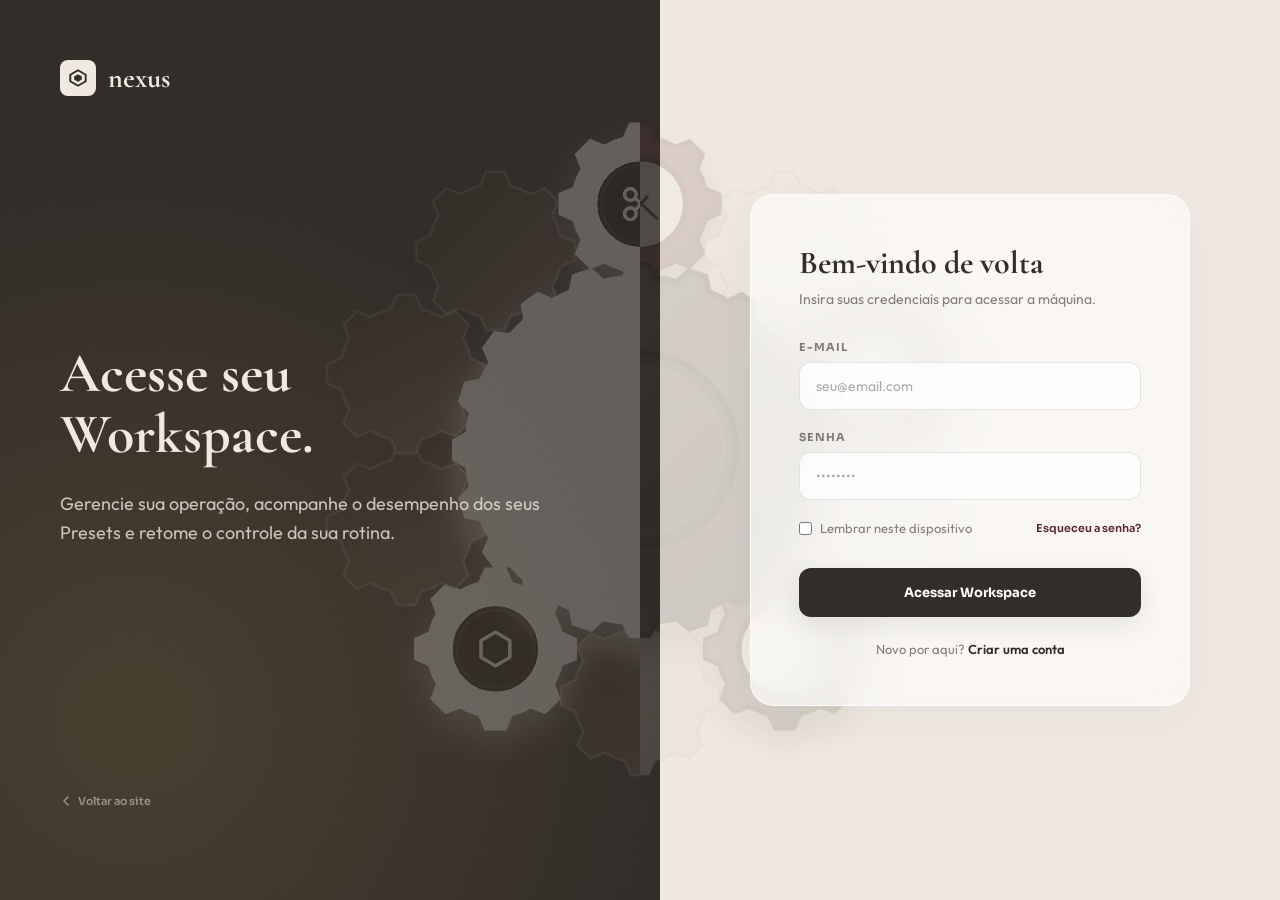
<file: login.html>
<!DOCTYPE html>
<html lang="pt-BR">
<head>
<meta charset="UTF-8">
<meta name="viewport" content="width=device-width, initial-scale=1.0">
<title>Nexus — Acesse seu Workspace</title>
<meta name="description" content="Faça login ou crie seu workspace no Nexus OS.">
<link rel="stylesheet" href="./globals.css">
<link href="https://fonts.googleapis.com/css2?family=Cormorant+Garamond:ital,wght@0,400;0,600;0,700;1,400&family=Outfit:wght@300;400;500;600;700&family=Sora:wght@400;600;700&display=swap" rel="stylesheet">
<style>
body { overflow: hidden; }
.auth-layout { display: flex; width: 100%; height: 100vh; position: relative; }
.gear-center-stage { position: absolute; left: 50%; top: 50%; transform: translate(-50%,-50%); width: 850px; height: 850px; z-index: 5; pointer-events: none; }
.gear-half { position: absolute; inset: 0; width: 100%; height: 100%; }
.gear-left  { clip-path: polygon(0 0, 50% 0, 50% 100%, 0 100%); filter: invert(1) hue-rotate(180deg) brightness(1.7) contrast(0.9); opacity: .25; }
.gear-right { clip-path: polygon(50% 0, 100% 0, 100% 100%, 50% 100%); opacity: .15; }
.gear-svg { width: 100%; height: 100%; overflow: visible; }
@keyframes gearpop { 0%{opacity:0;transform:scale(0)} 60%{transform:scale(1.15)} 100%{opacity:1;transform:scale(1)} }
@keyframes spinC { to{transform:rotate(360deg)} }
@keyframes spinS { to{transform:rotate(-360deg)} }
.auth-brand { flex:1; background:var(--dk); color:#EFE9E1; display:flex; flex-direction:column; justify-content:space-between; padding:60px; position:relative; }
.auth-brand::before { content:''; position:absolute; inset:0; background:radial-gradient(circle at 20% 80%,rgba(201,168,76,.15) 0%,transparent 60%); z-index:1; pointer-events:none; }
.brand-logo,.brand-content,.brand-footer { position:relative; z-index:10; }
.brand-logo { display:flex; align-items:center; gap:12px; }
.brand-logo .icon { width:36px; height:36px; background:#EFE9E1; border-radius:8px; display:flex; align-items:center; justify-content:center; }
.brand-logo .name { font-family:'Cormorant Garamond',serif; font-size:28px; font-weight:700; color:#EFE9E1; }
.brand-content { max-width:500px; margin:auto 0; }
.brand-content h1 { font-family:'Cormorant Garamond',serif; font-size:56px; font-weight:700; line-height:1.1; margin-bottom:24px; }
.brand-content p { font-size:18px; color:rgba(239,233,225,.8); line-height:1.6; }
.brand-footer { font-family:'Sora',sans-serif; font-size:10px; font-weight:600; color:rgba(239,233,225,.4); text-transform:uppercase; letter-spacing:1px; }
.auth-form-wrapper { flex:1; display:flex; align-items:center; justify-content:center; padding:40px; position:relative; }
.auth-card { position:relative; z-index:10; width:100%; max-width:440px; background:rgba(255,255,255,.6); border:1px solid rgba(255,255,255,.8); border-radius:24px; padding:48px; backdrop-filter:blur(20px); box-shadow:0 16px 48px rgba(50,45,41,.04); }
.auth-header { margin-bottom:32px; }
.auth-header h2 { font-family:'Cormorant Garamond',serif; font-size:32px; font-weight:700; color:var(--dk); margin-bottom:8px; }
.auth-header p { font-size:14px; color:var(--dk60); }
.input-group { margin-bottom:20px; }
.input-group label { display:block; font-family:'Sora',sans-serif; font-size:11px; font-weight:700; text-transform:uppercase; letter-spacing:1px; color:var(--dk60); margin-bottom:8px; }
.input-wrapper input { width:100%; background:rgba(255,255,255,.8); border:1px solid var(--dk12); border-radius:12px; padding:14px 16px; font-family:'Outfit',sans-serif; font-size:14px; color:var(--dk); outline:none; transition:all .3s; }
.input-wrapper input:focus { border-color:var(--wine); background:#fff; box-shadow:0 4px 12px rgba(89,37,42,.08); }
.input-wrapper input::placeholder { color:var(--dk40); }
.form-options { display:flex; justify-content:space-between; align-items:center; margin-bottom:32px; }
.checkbox-lbl { display:flex; align-items:center; gap:8px; font-size:13px; color:var(--dk60); cursor:pointer; }
.checkbox-lbl input { accent-color:var(--wine); }
.forgot-link { font-family:'Sora',sans-serif; font-size:11px; font-weight:600; color:var(--wine); text-decoration:none; }
.btn-submit { width:100%; background:var(--dk); color:#fff; padding:16px; border-radius:12px; border:none; font-family:'Sora',sans-serif; font-size:13px; font-weight:700; cursor:pointer; transition:all .3s; box-shadow:0 8px 24px rgba(50,45,41,.1); margin-bottom:24px; }
.btn-submit:hover { transform:translateY(-2px); box-shadow:0 12px 32px rgba(50,45,41,.2); background:var(--wine); }
.auth-switch { text-align:center; font-size:13px; color:var(--dk60); }
.auth-switch a { font-weight:600; color:var(--dk); text-decoration:none; cursor:pointer; }
.auth-switch a:hover { color:var(--wine); }
.view-state { display:none; animation:fadeIn .4s ease forwards; }
.view-state.active { display:block; }
@keyframes fadeIn { from{opacity:0;transform:translateY(10px)} to{opacity:1;transform:translateY(0)} }
.back-link { display:inline-flex; align-items:center; gap:6px; font-family:'Sora',sans-serif; font-size:11px; font-weight:600; color:rgba(239,233,225,.5); text-decoration:none; transition:color .2s; margin-bottom:32px; position:relative; z-index:10; }
.back-link:hover { color:rgba(239,233,225,.9); }
@media (max-width:900px) { body{overflow:auto} .auth-layout{flex-direction:column;height:auto;min-height:100vh} .auth-brand{padding:40px;min-height:380px;flex:none;justify-content:center} .brand-content h1{font-size:40px;margin-top:24px} .auth-form-wrapper{padding:24px;align-items:flex-start} .gear-center-stage{top:25%;transform:translate(-50%,-50%) scale(.6)} .gear-left{clip-path:none;opacity:.15} .gear-right{display:none} }
</style>
</head>
<body>
<div class="brushed"></div>

<svg width="0" height="0" style="position:absolute;width:0;height:0;">
  <defs>
    <linearGradient id="gradMain" x1="0%" y1="0%" x2="100%" y2="100%"><stop offset="0%" stop-color="#4A433D"/><stop offset="100%" stop-color="#1D1917"/></linearGradient>
    <linearGradient id="gradEmpty" x1="0%" y1="0%" x2="100%" y2="100%"><stop offset="0%" stop-color="#F0ECE6"/><stop offset="100%" stop-color="#D1C7BD"/></linearGradient>
    <linearGradient id="gradPreset" x1="0%" y1="0%" x2="100%" y2="100%"><stop offset="0%" stop-color="#8C454B"/><stop offset="100%" stop-color="#4A2125"/></linearGradient>
    <linearGradient id="gradApp" x1="0%" y1="0%" x2="100%" y2="100%"><stop offset="0%" stop-color="#6B5D52"/><stop offset="100%" stop-color="#352E28"/></linearGradient>
    <linearGradient id="gradRim" x1="0%" y1="0%" x2="100%" y2="100%"><stop offset="0%" stop-color="#2D2825"/><stop offset="100%" stop-color="#161311"/></linearGradient>
    <filter id="shadow-3d" x="-20%" y="-20%" width="140%" height="140%"><feDropShadow dx="0" dy="6" stdDeviation="6" flood-color="#221E1C" flood-opacity="0.4"/></filter>
  </defs>
</svg>

<div class="auth-layout">
  <div class="gear-center-stage">
    <div class="gear-half gear-left"><svg class="gear-svg" id="gear-svg-light" viewBox="-150 -150 300 300"></svg></div>
    <div class="gear-half gear-right"><svg class="gear-svg" id="gear-svg-dark" viewBox="-150 -150 300 300"></svg></div>
  </div>

  <div class="auth-brand">
    <div class="brand-logo">
      <div class="icon"><svg width="18" height="18" viewBox="0 0 14 14" fill="none"><polygon points="7,1 13,4.5 13,9.5 7,13 1,9.5 1,4.5" stroke="#322D29" stroke-width="1.5" fill="none"/><polygon points="7,4 10,5.75 10,8.25 7,10 4,8.25 4,5.75" fill="#322D29"/></svg></div>
      <span class="name">nexus</span>
    </div>
    <div class="brand-content">
      <h1>Acesse seu<br>Workspace.</h1>
      <p>Gerencie sua operação, acompanhe o desempenho dos seus Presets e retome o controle da sua rotina.</p>
    </div>
    <a href="index.html" class="back-link">
      <svg width="12" height="12" viewBox="0 0 12 12" fill="none" stroke="currentColor" stroke-width="1.5"><path d="M8 2L4 6l4 4" stroke-linecap="round"/></svg>
      Voltar ao site
    </a>
  </div>

  <div class="auth-form-wrapper">
    <div class="auth-card">
      <div id="view-login" class="view-state active">
        <div class="auth-header"><h2>Bem-vindo de volta</h2><p>Insira suas credenciais para acessar a máquina.</p></div>
        <form onsubmit="event.preventDefault();">
          <div class="input-group"><label>E-mail</label><div class="input-wrapper"><input type="email" placeholder="seu@email.com" required></div></div>
          <div class="input-group"><label>Senha</label><div class="input-wrapper"><input type="password" placeholder="••••••••" required></div></div>
          <div class="form-options"><label class="checkbox-lbl"><input type="checkbox"> Lembrar neste dispositivo</label><a href="#" class="forgot-link">Esqueceu a senha?</a></div>
          <button type="submit" class="btn-submit">Acessar Workspace</button>
        </form>
        <div class="auth-switch">Novo por aqui? <a onclick="toggleAuth('register')">Criar uma conta</a></div>
      </div>

      <div id="view-register" class="view-state">
        <div class="auth-header"><h2>Criar Workspace</h2><p>Inicie sua jornada operacional em segundos.</p></div>
        <form onsubmit="event.preventDefault();">
          <div class="input-group"><label>Nome Completo</label><div class="input-wrapper"><input type="text" placeholder="Eduardo Silva" required></div></div>
          <div class="input-group"><label>E-mail</label><div class="input-wrapper"><input type="email" placeholder="seu@email.com" required></div></div>
          <div class="input-group"><label>Senha Segura</label><div class="input-wrapper"><input type="password" placeholder="Crie uma senha forte" required></div></div>
          <button type="submit" class="btn-submit" style="background:var(--wine);margin-top:16px;">Finalizar Cadastro</button>
        </form>
        <div class="auth-switch">Já possui uma máquina? <a onclick="toggleAuth('login')">Fazer Login</a></div>
      </div>
    </div>
  </div>
</div>

<script>
function createIconSvg(type,col){var NS='http://www.w3.org/2000/svg';var g=document.createElementNS(NS,'g');function mk(t,a){var e=document.createElementNS(NS,t);for(var k in a)e.setAttribute(k,a[k]);return e;}function a(t,p){g.appendChild(mk(t,p));}if(type==='scissors'){a('circle',{cx:-4,cy:-4,r:2.4,stroke:col,'stroke-width':1.3,fill:'none'});a('circle',{cx:-4,cy:4,r:2.4,stroke:col,'stroke-width':1.3,fill:'none'});a('line',{x1:-2,y1:-2.5,x2:7,y2:6,stroke:col,'stroke-width':1.3,'stroke-linecap':'round'});a('line',{x1:-2,y1:2.5,x2:3,y2:-3,stroke:col,'stroke-width':1.3,'stroke-linecap':'round'});}else if(type==='bars'){a('rect',{x:-6,y:1,width:2.6,height:6,rx:1,fill:col,opacity:.85});a('rect',{x:-1.3,y:-2,width:2.6,height:9,rx:1,fill:col,opacity:.6});a('rect',{x:3.4,y:-5,width:2.6,height:12,rx:1,fill:col,opacity:.4});}else if(type==='target'){a('circle',{cx:0,cy:0,r:6,stroke:col,'stroke-width':1.3,fill:'none'});a('circle',{cx:0,cy:0,r:1,fill:col});}else if(type==='hex'){a('polygon',{points:'0,-7 6,-3.5 6,3.5 0,7 -6,3.5 -6,-3.5',stroke:col,'stroke-width':1.3,fill:'none','stroke-linejoin':'round'});}return g;}
function renderAuthGear(svgId){var NS='http://www.w3.org/2000/svg';var svg=document.getElementById(svgId);if(!svg)return;var SLOTS=10,Zc=20,Zs=8,mod=6.2,Rc=(Zc*mod)/2,Rs=(Zs*mod)/2,cd=Rc+Rs,Wc=22,Ws=Wc*(Zs/Zc);var gearData=[{i:0,icon:'scissors',preset:true},{i:2,icon:'bars',preset:false},{i:4,icon:'target',preset:false},{i:6,icon:'hex',preset:false}];var om={};gearData.forEach(function(o){om[o.i]=o;});function mk(t,a){var e=document.createElementNS(NS,t);for(var k in a)e.setAttribute(k,a[k]);return e;}function gp(Z,rO,rR){var s=(Math.PI*2)/Z,tw=s*.3,d='';function pt(a,r){return[(Math.cos(a)*r).toFixed(2),(Math.sin(a)*r).toFixed(2)];}for(var t=0;t<Z;t++){var a=t*s;var p1=pt(a-tw,rR),p2=pt(a-tw*.5,rO),p3=pt(a+tw*.5,rO),p4=pt(a+tw,rR),nx=pt((t+1)*s-tw,rR);if(t===0)d+='M'+p1[0]+','+p1[1];d+=' L'+p2[0]+','+p2[1]+' L'+p3[0]+','+p3[1]+' L'+p4[0]+','+p4[1]+' A'+rR+','+rR+' 0 0 1 '+nx[0]+','+nx[1];}return d+' Z';}for(var s=0;s<SLOTS;s++){var ang=(s/SLOTS)*Math.PI*2-Math.PI/2,cx=Math.cos(ang)*cd,cy=Math.sin(ang)*cd,o=om[s];if(o){var outer=mk('g',{transform:'translate('+cx.toFixed(2)+','+cy.toFixed(2)+')'});var pop=mk('g',{style:'transform-box:fill-box;transform-origin:center;animation:gearpop .5s ease '+(s*.06)+'s both',filter:'url(#shadow-3d)'});var spin=mk('g',{style:'transform-box:fill-box;transform-origin:center;animation:spinS '+Ws.toFixed(2)+'s linear infinite'});var fillUrl=o.preset?'url(#gradPreset)':'url(#gradApp)';var strokeCol=o.preset?'#4A2125':'#352E28';spin.appendChild(mk('path',{d:gp(Zs,Rs+mod*.55,Rs-mod*.18),fill:fillUrl,stroke:strokeCol,'stroke-width':1.5}));pop.appendChild(spin);pop.appendChild(mk('circle',{cx:0,cy:0,r:Rs*.65,fill:'#F7F4F0',stroke:strokeCol,'stroke-width':2}));pop.appendChild(mk('circle',{cx:0,cy:0,r:Rs*.55,fill:'none',stroke:'rgba(50,45,41,0.06)','stroke-width':1}));var ic=createIconSvg(o.icon,strokeCol);ic.setAttribute('transform','scale(0.85)');pop.appendChild(ic);outer.appendChild(pop);svg.appendChild(outer);}else{var outerEmpty=mk('g',{transform:'translate('+cx.toFixed(2)+','+cy.toFixed(2)+')'});var emptyGear=mk('g',{style:'transform-box:fill-box;transform-origin:center;animation:gearpop .5s ease '+(s*.06)+'s both',opacity:.25});emptyGear.appendChild(mk('path',{d:gp(Zs,Rs+mod*.55,Rs-mod*.18),fill:'url(#gradEmpty)',stroke:'rgba(50,45,41,.15)','stroke-width':1}));outerEmpty.appendChild(emptyGear);svg.appendChild(outerEmpty);}}var cW=mk('g',{filter:'url(#shadow-3d)'}),cS=mk('g',{style:'transform-box:fill-box;transform-origin:center;animation:spinC '+Wc.toFixed(2)+'s linear infinite'});cS.appendChild(mk('path',{d:gp(Zc,Rc+mod*.55,Rc-mod*.18),fill:'url(#gradMain)',stroke:'#1D1917','stroke-width':2}));cW.appendChild(cS);cW.appendChild(mk('circle',{cx:0,cy:0,r:Rc*.55,fill:'url(#gradRim)',stroke:'#110F0E','stroke-width':2}));cW.appendChild(mk('circle',{cx:0,cy:0,r:Rc*.48,fill:'url(#gradMain)',stroke:'rgba(255,255,255,0.05)','stroke-width':1.5}));svg.appendChild(cW);}
document.addEventListener('DOMContentLoaded',function(){renderAuthGear('gear-svg-light');renderAuthGear('gear-svg-dark');});
function toggleAuth(view){document.getElementById('view-login').classList.remove('active');document.getElementById('view-register').classList.remove('active');document.getElementById(view==='register'?'view-register':'view-login').classList.add('active');}
</script>
</body>
</html>
</file>
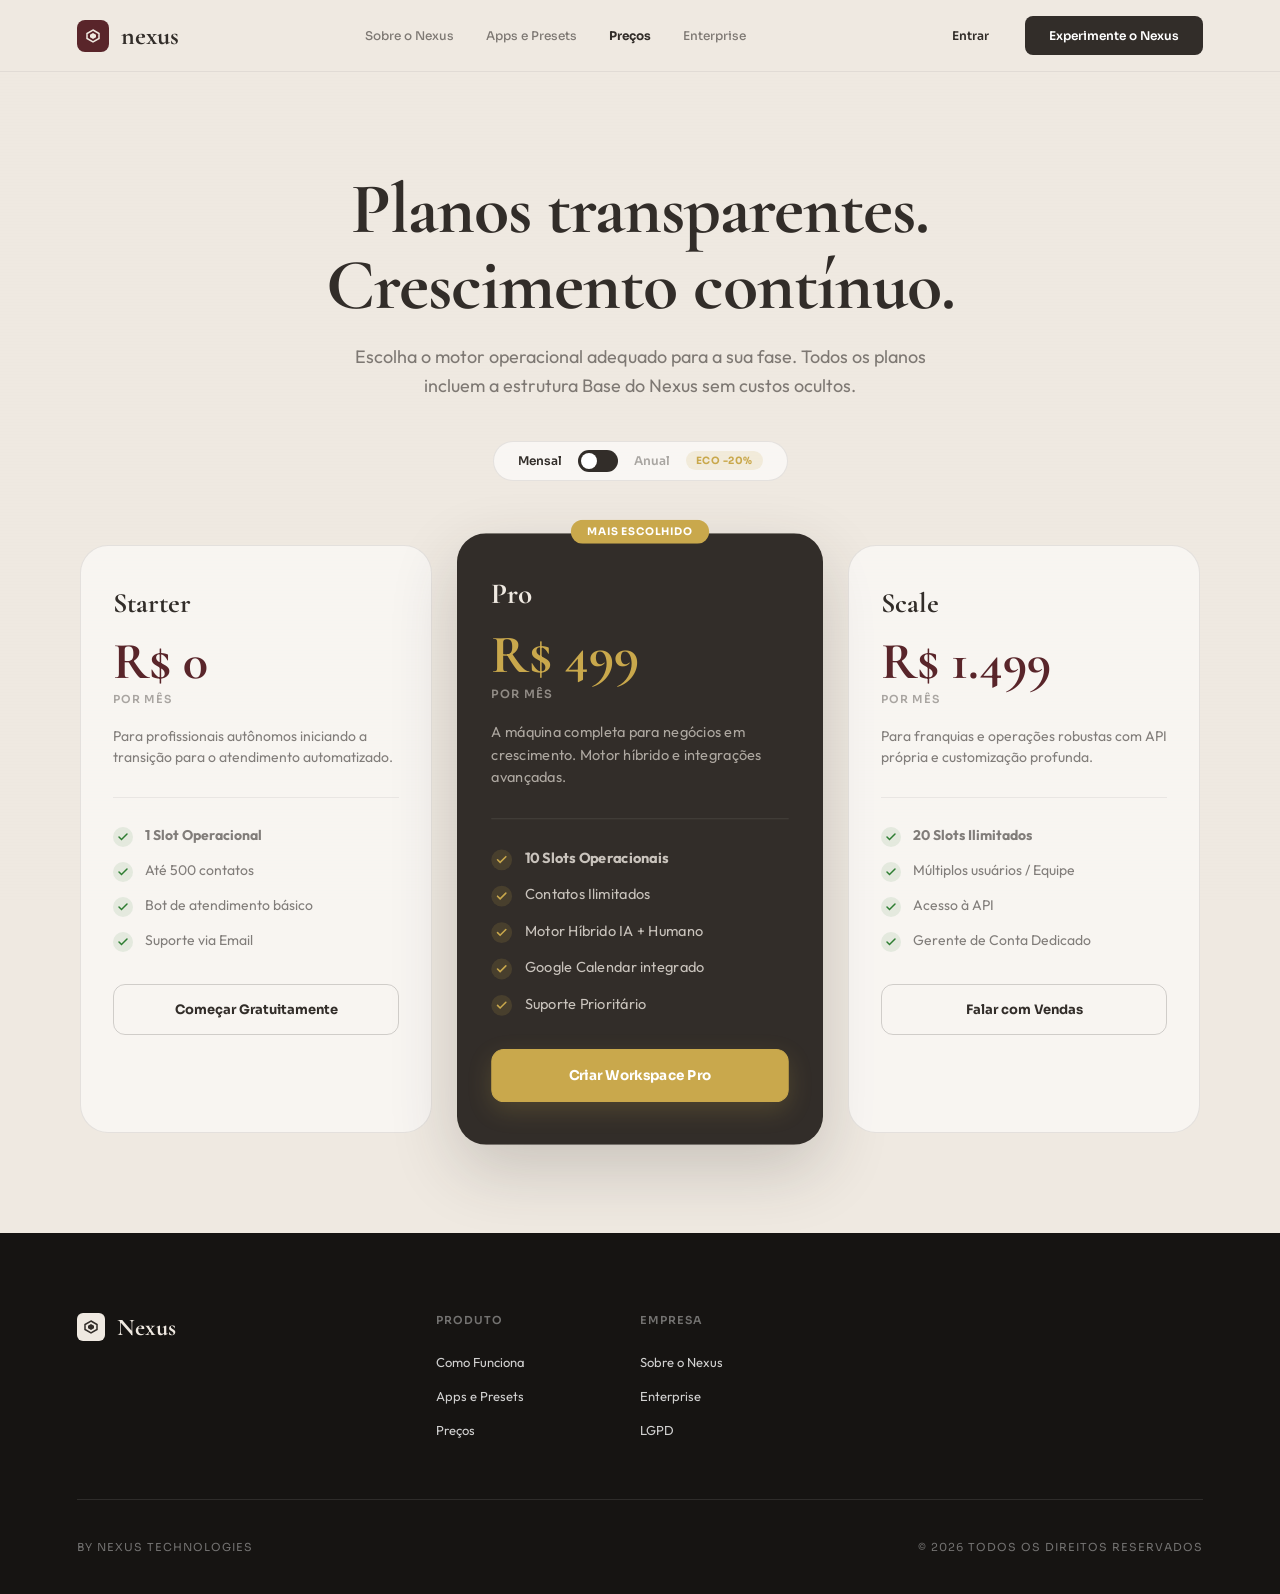
<file: precos.html>
<!DOCTYPE html>
<html lang="pt-BR">
<head>
<meta charset="UTF-8">
<meta name="viewport" content="width=device-width, initial-scale=1.0">
<title>Nexus — Planos e Preços</title>
<meta name="description" content="Planos transparentes para o Nexus OS. Starter gratuito, Pro para crescimento, Scale para franquias.">
<link rel="stylesheet" href="./globals.css">
<link href="https://fonts.googleapis.com/css2?family=Cormorant+Garamond:ital,wght@0,400;0,600;0,700;1,400&family=Outfit:wght@300;400;500;600;700&family=Sora:wght@400;600;700&display=swap" rel="stylesheet">
<style>
.pricing-header { text-align: center; padding: 100px 0 64px; }
.pricing-title { font-family: 'Cormorant Garamond', serif; font-size: clamp(48px, 6vw, 72px); font-weight: 700; color: var(--dk); line-height: 1.05; margin-bottom: 20px; letter-spacing: -1px; }
.pricing-subtitle { font-size: 18px; color: var(--dk60); max-width: 600px; margin: 0 auto 40px; line-height: 1.6; }
.billing-toggle { display: inline-flex; align-items: center; gap: 16px; background: rgba(255,255,255,.6); border: 1px solid rgba(50,45,41,.1); border-radius: 99px; padding: 8px 24px; cursor: pointer; transition: all .3s; }
.toggle-switch { width: 40px; height: 22px; border-radius: 99px; background: var(--dk); position: relative; transition: background .3s; }
.toggle-switch::after { content: ''; position: absolute; top: 3px; left: 3px; width: 16px; height: 16px; border-radius: 50%; background: #fff; transition: transform .3s; }
.billing-toggle.anual-active .toggle-switch { background: var(--wine); }
.billing-toggle.anual-active .toggle-switch::after { transform: translateX(18px); }
.toggle-lbl { font-family: 'Sora', sans-serif; font-size: 12px; font-weight: 600; color: var(--dk40); transition: color .2s; }
.toggle-lbl.active { color: var(--dk); }
.discount-badge { background: rgba(201,168,76,.15); color: var(--gold); font-family: 'Sora', sans-serif; font-size: 10px; font-weight: 700; padding: 3px 10px; border-radius: 20px; text-transform: uppercase; letter-spacing: 0.5px; }
.pricing-grid { display: grid; grid-template-columns: repeat(3, 1fr); gap: 32px; margin-bottom: 100px; }
.pricing-card { background: rgba(255,255,255,.55); border: 1px solid rgba(50,45,41,.1); border-radius: 28px; padding: 40px 32px; position: relative; transition: transform .3s, box-shadow .3s; }
.pricing-card:hover { transform: translateY(-4px); box-shadow: 0 20px 48px rgba(50,45,41,.08); }
.pricing-card.highlight { background: var(--dk); color: #EFE9E1; border-color: transparent; transform: scale(1.04); box-shadow: 0 24px 64px rgba(50,45,41,.2); }
.pricing-card.highlight:hover { transform: scale(1.04) translateY(-4px); }
.popular-badge { position: absolute; top: -14px; left: 50%; transform: translateX(-50%); background: var(--gold); color: #fff; font-family: 'Sora', sans-serif; font-size: 10px; font-weight: 700; padding: 5px 16px; border-radius: 20px; text-transform: uppercase; letter-spacing: 0.5px; white-space: nowrap; }
.plan-name { font-family: 'Cormorant Garamond', serif; font-size: 28px; font-weight: 700; margin-bottom: 16px; }
.plan-price { font-family: 'Cormorant Garamond', serif; font-size: 52px; font-weight: 700; line-height: 1; margin-bottom: 4px; color: var(--wine); }
.pricing-card.highlight .plan-price { color: var(--gold); }
.plan-period { font-family: 'Sora', sans-serif; font-size: 11px; font-weight: 600; color: var(--dk40); text-transform: uppercase; letter-spacing: 1px; margin-bottom: 20px; }
.pricing-card.highlight .plan-period { color: rgba(239,233,225,.5); }
.plan-desc { font-size: 14px; color: var(--dk60); line-height: 1.55; margin-bottom: 28px; padding-bottom: 28px; border-bottom: 1px solid var(--dk07); }
.pricing-card.highlight .plan-desc { color: rgba(239,233,225,.65); border-bottom-color: rgba(239,233,225,.1); }
.feature-list { list-style: none; display: flex; flex-direction: column; gap: 14px; margin-bottom: 32px; }
.feature-list li { display: flex; align-items: flex-start; gap: 12px; font-size: 14px; color: var(--dk60); line-height: 1.4; }
.pricing-card.highlight .feature-list li { color: rgba(239,233,225,.8); }
.check-icon { width: 20px; height: 20px; border-radius: 50%; display: flex; align-items: center; justify-content: center; flex-shrink: 0; margin-top: 1px; }
.pricing-card:not(.highlight) .check-icon { background: rgba(46,125,50,.1); color: #2e7d32; }
.pricing-card.highlight .check-icon { background: rgba(201,168,76,.15); color: var(--gold); }
.btn-plan { width: 100%; padding: 16px; border-radius: 12px; font-family: 'Sora', sans-serif; font-size: 13px; font-weight: 700; text-align: center; cursor: pointer; transition: all .2s; border: 1px solid; }
.btn-plan-outline { background: transparent; border-color: var(--dk20); color: var(--dk); }
.btn-plan-outline:hover { background: #fff; border-color: var(--dk); }
.btn-plan-solid { background: var(--gold); border-color: var(--gold); color: #fff; box-shadow: 0 8px 24px rgba(201,168,76,.2); }
.btn-plan-solid:hover { transform: translateY(-2px); box-shadow: 0 12px 32px rgba(201,168,76,.4); }
@media (max-width: 1024px) { .pricing-grid { grid-template-columns: 1fr; max-width: 500px; margin: 0 auto 100px; } .pricing-card.highlight { transform: scale(1); } }
@media (max-width: 768px) { .pricing-title { font-size: 40px; } }
</style>
</head>
<body>
<div class="brushed"></div>
<nav class="inst-nav">
  <a href="index.html" class="nav-brand">
    <div class="icon"><svg width="14" height="14" viewBox="0 0 14 14" fill="none"><polygon points="7,1 13,4.5 13,9.5 7,13 1,9.5 1,4.5" stroke="#EFE9E1" stroke-width="1.5" fill="none"/><polygon points="7,4 10,5.75 10,8.25 7,10 4,8.25 4,5.75" fill="#EFE9E1"/></svg></div>
    <span class="name">nexus</span>
  </a>
  <div class="nav-links">
    <a href="sobre.html" style="font-family:'Sora',sans-serif;font-size:12px;font-weight:500;color:var(--dk60);text-decoration:none;">Sobre o Nexus</a>
    <a href="presets.html" style="font-family:'Sora',sans-serif;font-size:12px;font-weight:500;color:var(--dk60);text-decoration:none;">Apps e Presets</a>
    <a href="precos.html" style="font-family:'Sora',sans-serif;font-size:12px;font-weight:500;color:var(--dk);text-decoration:none;font-weight:700;">Preços</a>
    <a href="vendas.html" style="font-family:'Sora',sans-serif;font-size:12px;font-weight:500;color:var(--dk60);text-decoration:none;">Enterprise</a>
  </div>
  <div class="nav-actions">
    <a href="login.html" class="btn-login">Entrar</a>
    <a href="login.html#signup" class="btn-cta">Experimente o Nexus</a>
  </div>
</nav>

<main class="container">
  <section class="pricing-header">
    <h1 class="pricing-title">Planos transparentes.<br>Crescimento contínuo.</h1>
    <p class="pricing-subtitle">Escolha o motor operacional adequado para a sua fase. Todos os planos incluem a estrutura Base do Nexus sem custos ocultos.</p>
    <div class="billing-toggle" onclick="toggleBilling(this)">
      <span class="toggle-lbl active" id="lbl-mensal">Mensal</span>
      <div class="toggle-switch"></div>
      <span class="toggle-lbl" id="lbl-anual">Anual</span>
      <span class="discount-badge">Eco -20%</span>
    </div>
  </section>

  <section class="pricing-grid">
    <div class="pricing-card">
      <h3 class="plan-name">Starter</h3>
      <div class="plan-price">R$ 0</div>
      <div class="plan-period">por mês</div>
      <p class="plan-desc">Para profissionais autônomos iniciando a transição para o atendimento automatizado.</p>
      <ul class="feature-list">
        <li><div class="check-icon"><svg width="12" height="12" viewBox="0 0 24 24" fill="none" stroke="currentColor" stroke-width="3" stroke-linecap="round"><polyline points="20 6 9 17 4 12"></polyline></svg></div><span><strong>1 Slot Operacional</strong></span></li>
        <li><div class="check-icon"><svg width="12" height="12" viewBox="0 0 24 24" fill="none" stroke="currentColor" stroke-width="3" stroke-linecap="round"><polyline points="20 6 9 17 4 12"></polyline></svg></div><span>Até 500 contatos</span></li>
        <li><div class="check-icon"><svg width="12" height="12" viewBox="0 0 24 24" fill="none" stroke="currentColor" stroke-width="3" stroke-linecap="round"><polyline points="20 6 9 17 4 12"></polyline></svg></div><span>Bot de atendimento básico</span></li>
        <li><div class="check-icon"><svg width="12" height="12" viewBox="0 0 24 24" fill="none" stroke="currentColor" stroke-width="3" stroke-linecap="round"><polyline points="20 6 9 17 4 12"></polyline></svg></div><span>Suporte via Email</span></li>
      </ul>
      <button class="btn-plan btn-plan-outline" onclick="window.location.href='login.html#signup'">Começar Gratuitamente</button>
    </div>

    <div class="pricing-card highlight">
      <div class="popular-badge">Mais Escolhido</div>
      <h3 class="plan-name">Pro</h3>
      <div class="plan-price">R$ 499</div>
      <div class="plan-period">por mês</div>
      <p class="plan-desc">A máquina completa para negócios em crescimento. Motor híbrido e integrações avançadas.</p>
      <ul class="feature-list">
        <li><div class="check-icon"><svg width="12" height="12" viewBox="0 0 24 24" fill="none" stroke="currentColor" stroke-width="3" stroke-linecap="round"><polyline points="20 6 9 17 4 12"></polyline></svg></div><span><strong>10 Slots Operacionais</strong></span></li>
        <li><div class="check-icon"><svg width="12" height="12" viewBox="0 0 24 24" fill="none" stroke="currentColor" stroke-width="3" stroke-linecap="round"><polyline points="20 6 9 17 4 12"></polyline></svg></div><span>Contatos Ilimitados</span></li>
        <li><div class="check-icon"><svg width="12" height="12" viewBox="0 0 24 24" fill="none" stroke="currentColor" stroke-width="3" stroke-linecap="round"><polyline points="20 6 9 17 4 12"></polyline></svg></div><span>Motor Híbrido IA + Humano</span></li>
        <li><div class="check-icon"><svg width="12" height="12" viewBox="0 0 24 24" fill="none" stroke="currentColor" stroke-width="3" stroke-linecap="round"><polyline points="20 6 9 17 4 12"></polyline></svg></div><span>Google Calendar integrado</span></li>
        <li><div class="check-icon"><svg width="12" height="12" viewBox="0 0 24 24" fill="none" stroke="currentColor" stroke-width="3" stroke-linecap="round"><polyline points="20 6 9 17 4 12"></polyline></svg></div><span>Suporte Prioritário</span></li>
      </ul>
      <button class="btn-plan btn-plan-solid" onclick="window.location.href='login.html#signup'">Criar Workspace Pro</button>
    </div>

    <div class="pricing-card">
      <h3 class="plan-name">Scale</h3>
      <div class="plan-price">R$ 1.499</div>
      <div class="plan-period">por mês</div>
      <p class="plan-desc">Para franquias e operações robustas com API própria e customização profunda.</p>
      <ul class="feature-list">
        <li><div class="check-icon"><svg width="12" height="12" viewBox="0 0 24 24" fill="none" stroke="currentColor" stroke-width="3" stroke-linecap="round"><polyline points="20 6 9 17 4 12"></polyline></svg></div><span><strong>20 Slots Ilimitados</strong></span></li>
        <li><div class="check-icon"><svg width="12" height="12" viewBox="0 0 24 24" fill="none" stroke="currentColor" stroke-width="3" stroke-linecap="round"><polyline points="20 6 9 17 4 12"></polyline></svg></div><span>Múltiplos usuários / Equipe</span></li>
        <li><div class="check-icon"><svg width="12" height="12" viewBox="0 0 24 24" fill="none" stroke="currentColor" stroke-width="3" stroke-linecap="round"><polyline points="20 6 9 17 4 12"></polyline></svg></div><span>Acesso à API</span></li>
        <li><div class="check-icon"><svg width="12" height="12" viewBox="0 0 24 24" fill="none" stroke="currentColor" stroke-width="3" stroke-linecap="round"><polyline points="20 6 9 17 4 12"></polyline></svg></div><span>Gerente de Conta Dedicado</span></li>
      </ul>
      <button class="btn-plan btn-plan-outline" onclick="window.location.href='vendas.html'">Falar com Vendas</button>
    </div>
  </section>
</main>

<footer class="mega-footer">
  <div class="footer-grid">
    <div class="footer-brand"><div class="f-brand-logo"><div class="icon"><svg width="14" height="14" viewBox="0 0 14 14" fill="none"><polygon points="7,1 13,4.5 13,9.5 7,13 1,9.5 1,4.5" stroke="#322D29" stroke-width="1.5" fill="none"/><polygon points="7,4 10,5.75 10,8.25 7,10 4,8.25 4,5.75" fill="#322D29"/></svg></div><span class="name">Nexus</span></div></div>
    <div class="footer-col"><h4>Produto</h4><ul><li><a href="sobre.html">Como Funciona</a></li><li><a href="presets.html">Apps e Presets</a></li><li><a href="precos.html">Preços</a></li></ul></div>
    <div class="footer-col"><h4>Empresa</h4><ul><li><a href="sobre.html">Sobre o Nexus</a></li><li><a href="vendas.html">Enterprise</a></li><li><a href="lgpd.html">LGPD</a></li></ul></div>
  </div>
  <div class="footer-bottom"><span>BY NEXUS TECHNOLOGIES</span><span>© 2026 TODOS OS DIREITOS RESERVADOS</span></div>
</footer>
<script>
function toggleBilling(el){ el.classList.toggle('anual-active'); document.getElementById('lbl-mensal').classList.toggle('active'); document.getElementById('lbl-anual').classList.toggle('active'); }
</script>
</body>
</html>
</file>
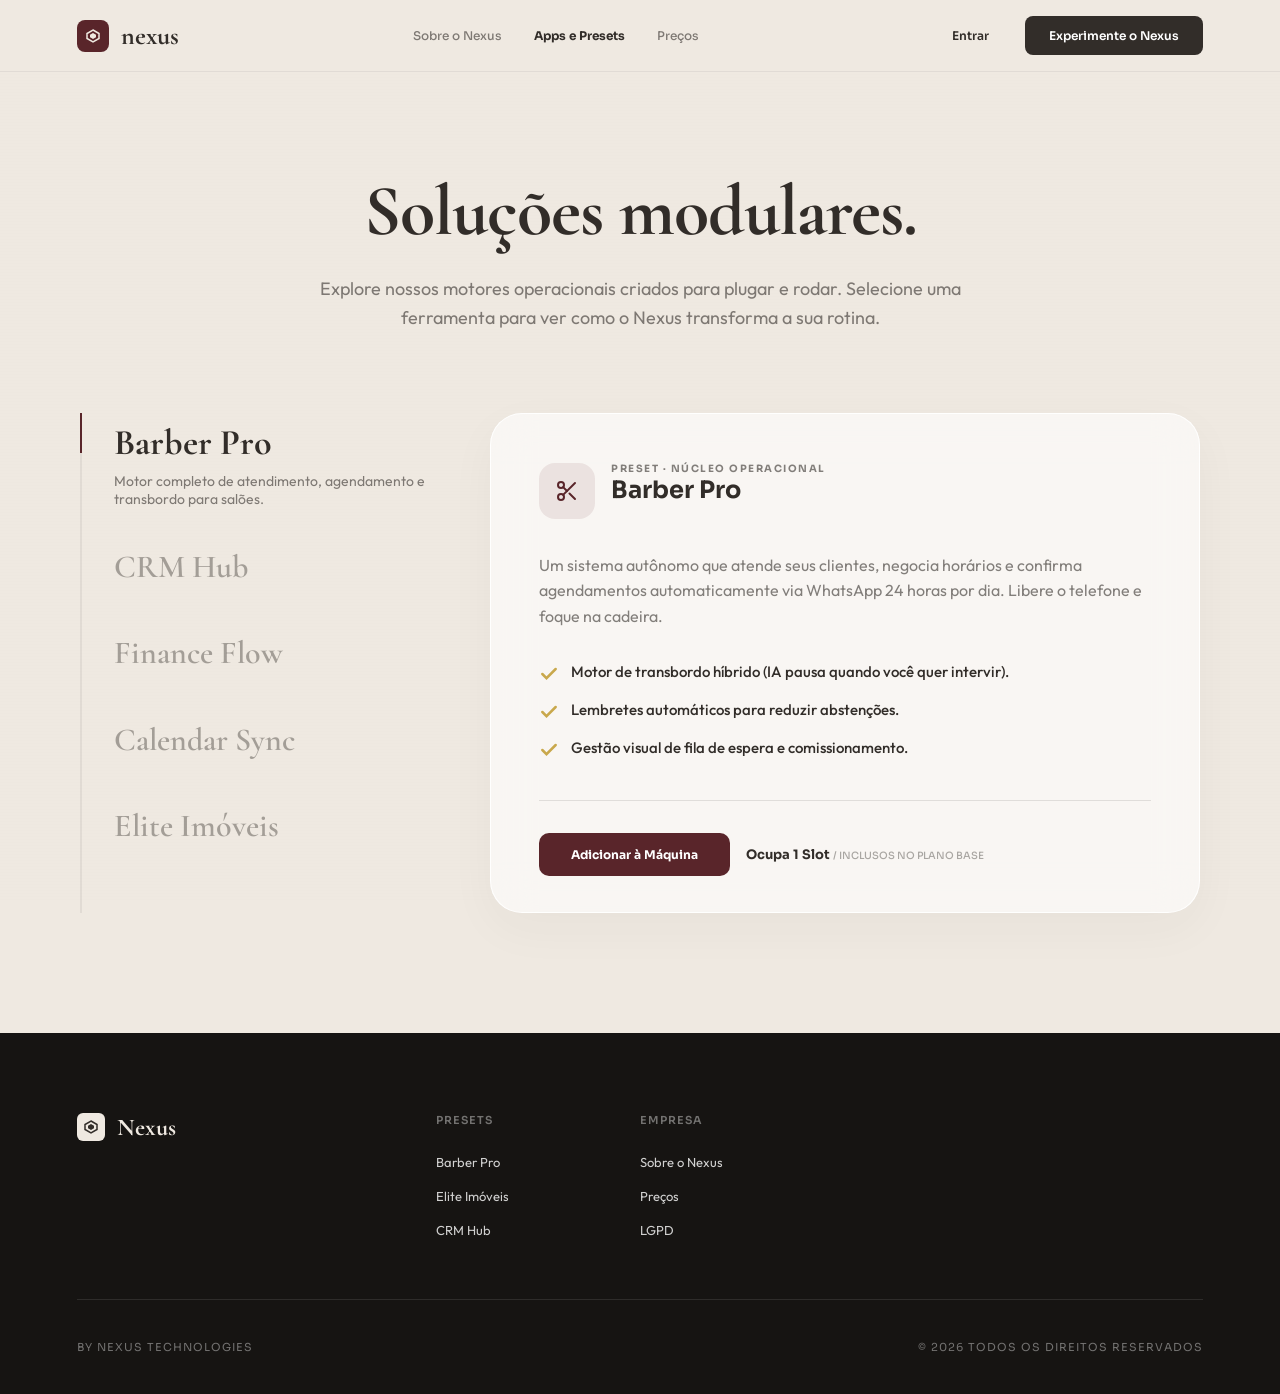
<file: presets.html>
<!DOCTYPE html>
<html lang="pt-BR">
<head>
<meta charset="UTF-8">
<meta name="viewport" content="width=device-width, initial-scale=1.0">
<title>Nexus — Apps e Presets</title>
<meta name="description" content="Explore os motores operacionais do Nexus. Barber Pro, CRM Hub, Finance Flow e mais.">
<link rel="stylesheet" href="./globals.css">
<link href="https://fonts.googleapis.com/css2?family=Cormorant+Garamond:ital,wght@0,400;0,600;0,700;1,400&family=Outfit:wght@300;400;500;600;700&family=Sora:wght@400;600;700&display=swap" rel="stylesheet">
<style>
.solutions-header { padding: 100px 0 80px; text-align: center; }
.solutions-title { font-family: 'Cormorant Garamond', serif; font-size: clamp(48px, 6vw, 72px); font-weight: 700; color: var(--dk); line-height: 1.1; margin-bottom: 24px; letter-spacing: -1px; }
.solutions-subtitle { font-size: 18px; color: var(--dk60); max-width: 650px; margin: 0 auto; line-height: 1.6; }
.showcase-layout { display: flex; gap: 60px; margin-bottom: 120px; min-height: 500px; }
.showcase-nav { flex: 0 0 350px; display: flex; flex-direction: column; gap: 24px; border-left: 2px solid var(--dk07); padding-left: 32px; position: relative; }
.nav-indicator { position: absolute; left: -2px; top: 0; width: 2px; height: 40px; background: var(--wine); transition: transform 0.3s cubic-bezier(0.4,0,0.2,1); }
.tab-btn { background: none; border: none; text-align: left; cursor: pointer; padding: 8px 0; outline: none; }
.tab-title { font-family: 'Cormorant Garamond', serif; font-size: 32px; font-weight: 600; color: var(--dk40); transition: all 0.3s; line-height: 1.2; }
.tab-desc { font-family: 'Outfit', sans-serif; font-size: 14px; color: var(--dk40); height: 0; overflow: hidden; opacity: 0; transition: all 0.3s; margin-top: 8px; }
.tab-btn.active .tab-title { color: var(--dk); font-size: 36px; font-weight: 700; }
.tab-btn.active .tab-desc { height: auto; opacity: 1; color: var(--dk60); }
.showcase-stage { flex: 1; position: relative; min-height: 500px; }
.showcase-panel { position: absolute; inset: 0; background: rgba(255,255,255,.6); border: 1px solid rgba(255,255,255,.9); border-radius: 32px; padding: 48px; backdrop-filter: blur(20px); box-shadow: 0 16px 48px rgba(50,45,41,.04); opacity: 0; pointer-events: none; transform: translateY(20px); transition: all 0.4s cubic-bezier(0.4,0,0.2,1); display: flex; flex-direction: column; }
.showcase-panel.active { opacity: 1; pointer-events: auto; transform: translateY(0); }
.panel-header { display: flex; align-items: center; gap: 16px; margin-bottom: 32px; }
.panel-icon { width: 56px; height: 56px; border-radius: 16px; display: flex; align-items: center; justify-content: center; }
.icon-wine { background: rgba(114,56,61,.1); color: var(--wine); }
.icon-gold { background: rgba(201,168,76,.15); color: var(--gold); }
.icon-dark { background: rgba(50,45,41,.08); color: var(--dk); }
.panel-tag { font-family: 'Sora', sans-serif; font-size: 10px; font-weight: 700; text-transform: uppercase; letter-spacing: 1.5px; color: var(--dk60); }
.panel-title { font-family: 'Sora', sans-serif; font-size: 24px; font-weight: 700; color: var(--dk); margin-bottom: 16px; }
.panel-desc { font-size: 16px; color: var(--dk60); line-height: 1.6; margin-bottom: 32px; }
.panel-features { list-style: none; display: flex; flex-direction: column; gap: 16px; margin-bottom: auto; }
.panel-features li { display: flex; align-items: flex-start; gap: 12px; font-size: 15px; color: var(--dk); font-weight: 500; }
.check-icon { width: 20px; height: 20px; display: flex; align-items: center; justify-content: center; color: var(--gold); flex-shrink: 0; margin-top: 2px; }
.panel-actions { display: flex; align-items: center; gap: 16px; margin-top: 40px; padding-top: 32px; border-top: 1px solid var(--dk12); }
.price-tag { font-family: 'Sora', sans-serif; font-size: 13px; font-weight: 700; color: var(--dk); }
.price-tag span { font-size: 10px; font-weight: 500; color: var(--dk40); text-transform: uppercase; }
@media (max-width: 900px) { .showcase-layout { flex-direction: column; } .showcase-nav { flex: none; flex-direction: row; overflow-x: auto; border-left: none; border-bottom: 2px solid var(--dk07); padding-left: 0; padding-bottom: 16px; } .showcase-stage { min-height: 500px; } .showcase-panel { position: static; display: none; } .showcase-panel.active { display: flex; } }
</style>
</head>
<body>
<div class="brushed"></div>
<nav class="inst-nav">
  <a href="index.html" class="nav-brand">
    <div class="icon"><svg width="14" height="14" viewBox="0 0 14 14" fill="none"><polygon points="7,1 13,4.5 13,9.5 7,13 1,9.5 1,4.5" stroke="#EFE9E1" stroke-width="1.5" fill="none"/><polygon points="7,4 10,5.75 10,8.25 7,10 4,8.25 4,5.75" fill="#EFE9E1"/></svg></div>
    <span class="name">nexus</span>
  </a>
  <div class="nav-links">
    <a href="sobre.html" style="font-family:'Sora',sans-serif;font-size:12px;font-weight:500;color:var(--dk60);text-decoration:none;">Sobre o Nexus</a>
    <a href="presets.html" style="font-family:'Sora',sans-serif;font-size:12px;font-weight:700;color:var(--dk);text-decoration:none;">Apps e Presets</a>
    <a href="precos.html" style="font-family:'Sora',sans-serif;font-size:12px;font-weight:500;color:var(--dk60);text-decoration:none;">Preços</a>
  </div>
  <div class="nav-actions">
    <a href="login.html" class="btn-login">Entrar</a>
    <a href="login.html#signup" class="btn-cta">Experimente o Nexus</a>
  </div>
</nav>

<main class="container">
  <section class="solutions-header">
    <h1 class="solutions-title">Soluções modulares.</h1>
    <p class="solutions-subtitle">Explore nossos motores operacionais criados para plugar e rodar. Selecione uma ferramenta para ver como o Nexus transforma a sua rotina.</p>
  </section>

  <section class="showcase-layout">
    <div class="showcase-nav" id="tab-nav">
      <div class="nav-indicator" id="indicator"></div>
      <button class="tab-btn active" onclick="switchTab(0,'barber')"><div class="tab-title">Barber Pro</div><div class="tab-desc">Motor completo de atendimento, agendamento e transbordo para salões.</div></button>
      <button class="tab-btn" onclick="switchTab(1,'crm')"><div class="tab-title">CRM Hub</div><div class="tab-desc">Diretório inteligente que classifica leads e calcula LTV em tempo real.</div></button>
      <button class="tab-btn" onclick="switchTab(2,'finance')"><div class="tab-title">Finance Flow</div><div class="tab-desc">Automatização de cobranças via Pix e relatórios de DRE simplificados.</div></button>
      <button class="tab-btn" onclick="switchTab(3,'calendar')"><div class="tab-title">Calendar Sync</div><div class="tab-desc">Sincronização nativa e instantânea com a sua agenda pessoal Google.</div></button>
      <button class="tab-btn" onclick="switchTab(4,'imoveis')"><div class="tab-title">Elite Imóveis</div><div class="tab-desc">Pipeline de negociações, visitas e matching automático para imobiliárias.</div></button>
    </div>

    <div class="showcase-stage">
      <div class="showcase-panel active" id="panel-barber">
        <div class="panel-header"><div class="panel-icon icon-wine"><svg width="24" height="24" viewBox="0 0 24 24" fill="none" stroke="currentColor" stroke-width="2" stroke-linecap="round"><circle cx="6" cy="6" r="3"/><circle cx="6" cy="18" r="3"/><line x1="20" y1="4" x2="8.12" y2="15.88"/><line x1="14.47" y1="14.48" x2="20" y2="20"/><line x1="8.12" y1="8.12" x2="12" y2="12"/></svg></div><div><div class="panel-tag">Preset · Núcleo Operacional</div><h2 class="panel-title">Barber Pro</h2></div></div>
        <p class="panel-desc">Um sistema autônomo que atende seus clientes, negocia horários e confirma agendamentos automaticamente via WhatsApp 24 horas por dia. Libere o telefone e foque na cadeira.</p>
        <ul class="panel-features">
          <li><div class="check-icon"><svg viewBox="0 0 24 24" fill="none" stroke="currentColor" stroke-width="3" stroke-linecap="round"><polyline points="20 6 9 17 4 12"/></svg></div>Motor de transbordo híbrido (IA pausa quando você quer intervir).</li>
          <li><div class="check-icon"><svg viewBox="0 0 24 24" fill="none" stroke="currentColor" stroke-width="3" stroke-linecap="round"><polyline points="20 6 9 17 4 12"/></svg></div>Lembretes automáticos para reduzir abstenções.</li>
          <li><div class="check-icon"><svg viewBox="0 0 24 24" fill="none" stroke="currentColor" stroke-width="3" stroke-linecap="round"><polyline points="20 6 9 17 4 12"/></svg></div>Gestão visual de fila de espera e comissionamento.</li>
        </ul>
        <div class="panel-actions"><a href="login.html#signup" class="btn-solid">Adicionar à Máquina</a><div class="price-tag">Ocupa 1 Slot <span>/ Inclusos no Plano Base</span></div></div>
      </div>

      <div class="showcase-panel" id="panel-crm">
        <div class="panel-header"><div class="panel-icon icon-dark"><svg width="24" height="24" viewBox="0 0 24 24" fill="none" stroke="currentColor" stroke-width="2" stroke-linecap="round"><path d="M17 21v-2a4 4 0 0 0-4-4H5a4 4 0 0 0-4 4v2"/><circle cx="9" cy="7" r="4"/><path d="M23 21v-2a4 4 0 0 0-3-3.87M16 3.13a4 4 0 0 1 0 7.75"/></svg></div><div><div class="panel-tag">App · Extensão de Gestão</div><h2 class="panel-title">CRM Hub</h2></div></div>
        <p class="panel-desc">Transforme cada interação do WhatsApp em um banco de dados organizado. Saiba exatamente quem são seus melhores clientes e quando eles devem voltar.</p>
        <ul class="panel-features">
          <li><div class="check-icon"><svg viewBox="0 0 24 24" fill="none" stroke="currentColor" stroke-width="3" stroke-linecap="round"><polyline points="20 6 9 17 4 12"/></svg></div>Criação automática de perfis com histórico de mensagens.</li>
          <li><div class="check-icon"><svg viewBox="0 0 24 24" fill="none" stroke="currentColor" stroke-width="3" stroke-linecap="round"><polyline points="20 6 9 17 4 12"/></svg></div>Classificação inteligente (VIP, Em Risco, Inativo).</li>
          <li><div class="check-icon"><svg viewBox="0 0 24 24" fill="none" stroke="currentColor" stroke-width="3" stroke-linecap="round"><polyline points="20 6 9 17 4 12"/></svg></div>Cálculo de LTV em tempo real.</li>
        </ul>
        <div class="panel-actions"><a href="login.html#signup" class="btn-solid">Adicionar à Máquina</a><div class="price-tag">Ocupa 1 Slot <span>/ Instalação Imediata</span></div></div>
      </div>

      <div class="showcase-panel" id="panel-finance">
        <div class="panel-header"><div class="panel-icon icon-gold"><svg width="24" height="24" viewBox="0 0 24 24" fill="none" stroke="currentColor" stroke-width="2" stroke-linecap="round"><line x1="12" y1="1" x2="12" y2="23"/><path d="M17 5H9.5a3.5 3.5 0 0 0 0 7h5a3.5 3.5 0 0 1 0 7H6"/></svg></div><div><div class="panel-tag">App · Módulo Financeiro</div><h2 class="panel-title">Finance Flow</h2></div></div>
        <p class="panel-desc">O caixa do seu negócio sob controle automático. Gere links de pagamento, acompanhe recebimentos via PIX e tenha um painel claro de entradas e saídas.</p>
        <ul class="panel-features">
          <li><div class="check-icon"><svg viewBox="0 0 24 24" fill="none" stroke="currentColor" stroke-width="3" stroke-linecap="round"><polyline points="20 6 9 17 4 12"/></svg></div>Lembretes e links de cobrança automáticos.</li>
          <li><div class="check-icon"><svg viewBox="0 0 24 24" fill="none" stroke="currentColor" stroke-width="3" stroke-linecap="round"><polyline points="20 6 9 17 4 12"/></svg></div>Painel com projeção de fluxo de caixa mensal.</li>
          <li><div class="check-icon"><svg viewBox="0 0 24 24" fill="none" stroke="currentColor" stroke-width="3" stroke-linecap="round"><polyline points="20 6 9 17 4 12"/></svg></div>Conciliação para repasse de comissões.</li>
        </ul>
        <div class="panel-actions"><a href="login.html#signup" class="btn-solid">Adicionar à Máquina</a><div class="price-tag">Ocupa 1 Slot <span>/ Instalação Imediata</span></div></div>
      </div>

      <div class="showcase-panel" id="panel-calendar">
        <div class="panel-header"><div class="panel-icon icon-wine"><svg width="24" height="24" viewBox="0 0 24 24" fill="none" stroke="currentColor" stroke-width="2" stroke-linecap="round"><rect x="3" y="4" width="18" height="18" rx="2"/><line x1="16" y1="2" x2="16" y2="6"/><line x1="8" y1="2" x2="8" y2="6"/><line x1="3" y1="10" x2="21" y2="10"/></svg></div><div><div class="panel-tag">Integração · Conector Nativo</div><h2 class="panel-title">G-Calendar Sync</h2></div></div>
        <p class="panel-desc">Seu Nexus conectado diretamente à agenda do celular. Sincronização bidirecional que impede o robô de marcar clientes em horários bloqueados manualmente.</p>
        <ul class="panel-features">
          <li><div class="check-icon"><svg viewBox="0 0 24 24" fill="none" stroke="currentColor" stroke-width="3" stroke-linecap="round"><polyline points="20 6 9 17 4 12"/></svg></div>Respeita bloqueios de horário e pausas configuradas.</li>
          <li><div class="check-icon"><svg viewBox="0 0 24 24" fill="none" stroke="currentColor" stroke-width="3" stroke-linecap="round"><polyline points="20 6 9 17 4 12"/></svg></div>Adiciona nome e telefone do cliente no evento.</li>
          <li><div class="check-icon"><svg viewBox="0 0 24 24" fill="none" stroke="currentColor" stroke-width="3" stroke-linecap="round"><polyline points="20 6 9 17 4 12"/></svg></div>Atualiza instantaneamente em cancelamentos.</li>
        </ul>
        <div class="panel-actions"><a href="sobre.html" class="btn-solid">Ver Documentação</a><div class="price-tag">0 Slots <span>/ Já Incluso</span></div></div>
      </div>

      <div class="showcase-panel" id="panel-imoveis">
        <div class="panel-header"><div class="panel-icon icon-gold"><svg width="24" height="24" viewBox="0 0 24 24" fill="none" stroke="currentColor" stroke-width="2" stroke-linecap="round"><path d="M3 9l9-7 9 7v11a2 2 0 0 1-2 2H5a2 2 0 0 1-2-2z"/><polyline points="9,22 9,12 15,12 15,22"/></svg></div><div><div class="panel-tag">Preset · Imobiliária</div><h2 class="panel-title">Elite Imóveis</h2></div></div>
        <p class="panel-desc">Pipeline completo de captação, qualificação e fechamento para imobiliárias. O bot qualifica leads, faz matching com imóveis e agenda visitas automaticamente.</p>
        <ul class="panel-features">
          <li><div class="check-icon"><svg viewBox="0 0 24 24" fill="none" stroke="currentColor" stroke-width="3" stroke-linecap="round"><polyline points="20 6 9 17 4 12"/></svg></div>Matching automático lead × imóvel por perfil e budget.</li>
          <li><div class="check-icon"><svg viewBox="0 0 24 24" fill="none" stroke="currentColor" stroke-width="3" stroke-linecap="round"><polyline points="20 6 9 17 4 12"/></svg></div>Pipeline Kanban com status de negociação em tempo real.</li>
          <li><div class="check-icon"><svg viewBox="0 0 24 24" fill="none" stroke="currentColor" stroke-width="3" stroke-linecap="round"><polyline points="20 6 9 17 4 12"/></svg></div>Follow-up automático e reativação de leads inativos.</li>
        </ul>
        <div class="panel-actions"><a href="login.html#signup" class="btn-solid">Adicionar à Máquina</a><div class="price-tag">Ocupa 1 Slot <span>/ Instalação Imediata</span></div></div>
      </div>
    </div>
  </section>
</main>

<footer class="mega-footer">
  <div class="footer-grid">
    <div class="footer-brand"><div class="f-brand-logo"><div class="icon"><svg width="14" height="14" viewBox="0 0 14 14" fill="none"><polygon points="7,1 13,4.5 13,9.5 7,13 1,9.5 1,4.5" stroke="#322D29" stroke-width="1.5" fill="none"/><polygon points="7,4 10,5.75 10,8.25 7,10 4,8.25 4,5.75" fill="#322D29"/></svg></div><span class="name">Nexus</span></div></div>
    <div class="footer-col"><h4>Presets</h4><ul><li><a href="presets.html">Barber Pro</a></li><li><a href="presets.html">Elite Imóveis</a></li><li><a href="presets.html">CRM Hub</a></li></ul></div>
    <div class="footer-col"><h4>Empresa</h4><ul><li><a href="sobre.html">Sobre o Nexus</a></li><li><a href="precos.html">Preços</a></li><li><a href="lgpd.html">LGPD</a></li></ul></div>
  </div>
  <div class="footer-bottom"><span>BY NEXUS TECHNOLOGIES</span><span>© 2026 TODOS OS DIREITOS RESERVADOS</span></div>
</footer>
<script>
function switchTab(index, panelId) {
  document.querySelectorAll('.tab-btn').forEach(b => b.classList.remove('active'));
  document.querySelectorAll('.tab-btn')[index].classList.add('active');
  const offset = document.querySelectorAll('.tab-btn')[index].offsetTop;
  if(window.innerWidth > 900) document.getElementById('indicator').style.transform = `translateY(${offset}px)`;
  document.querySelectorAll('.showcase-panel').forEach(p => p.classList.remove('active'));
  document.getElementById('panel-' + panelId).classList.add('active');
}
</script>
</body>
</html>
</file>
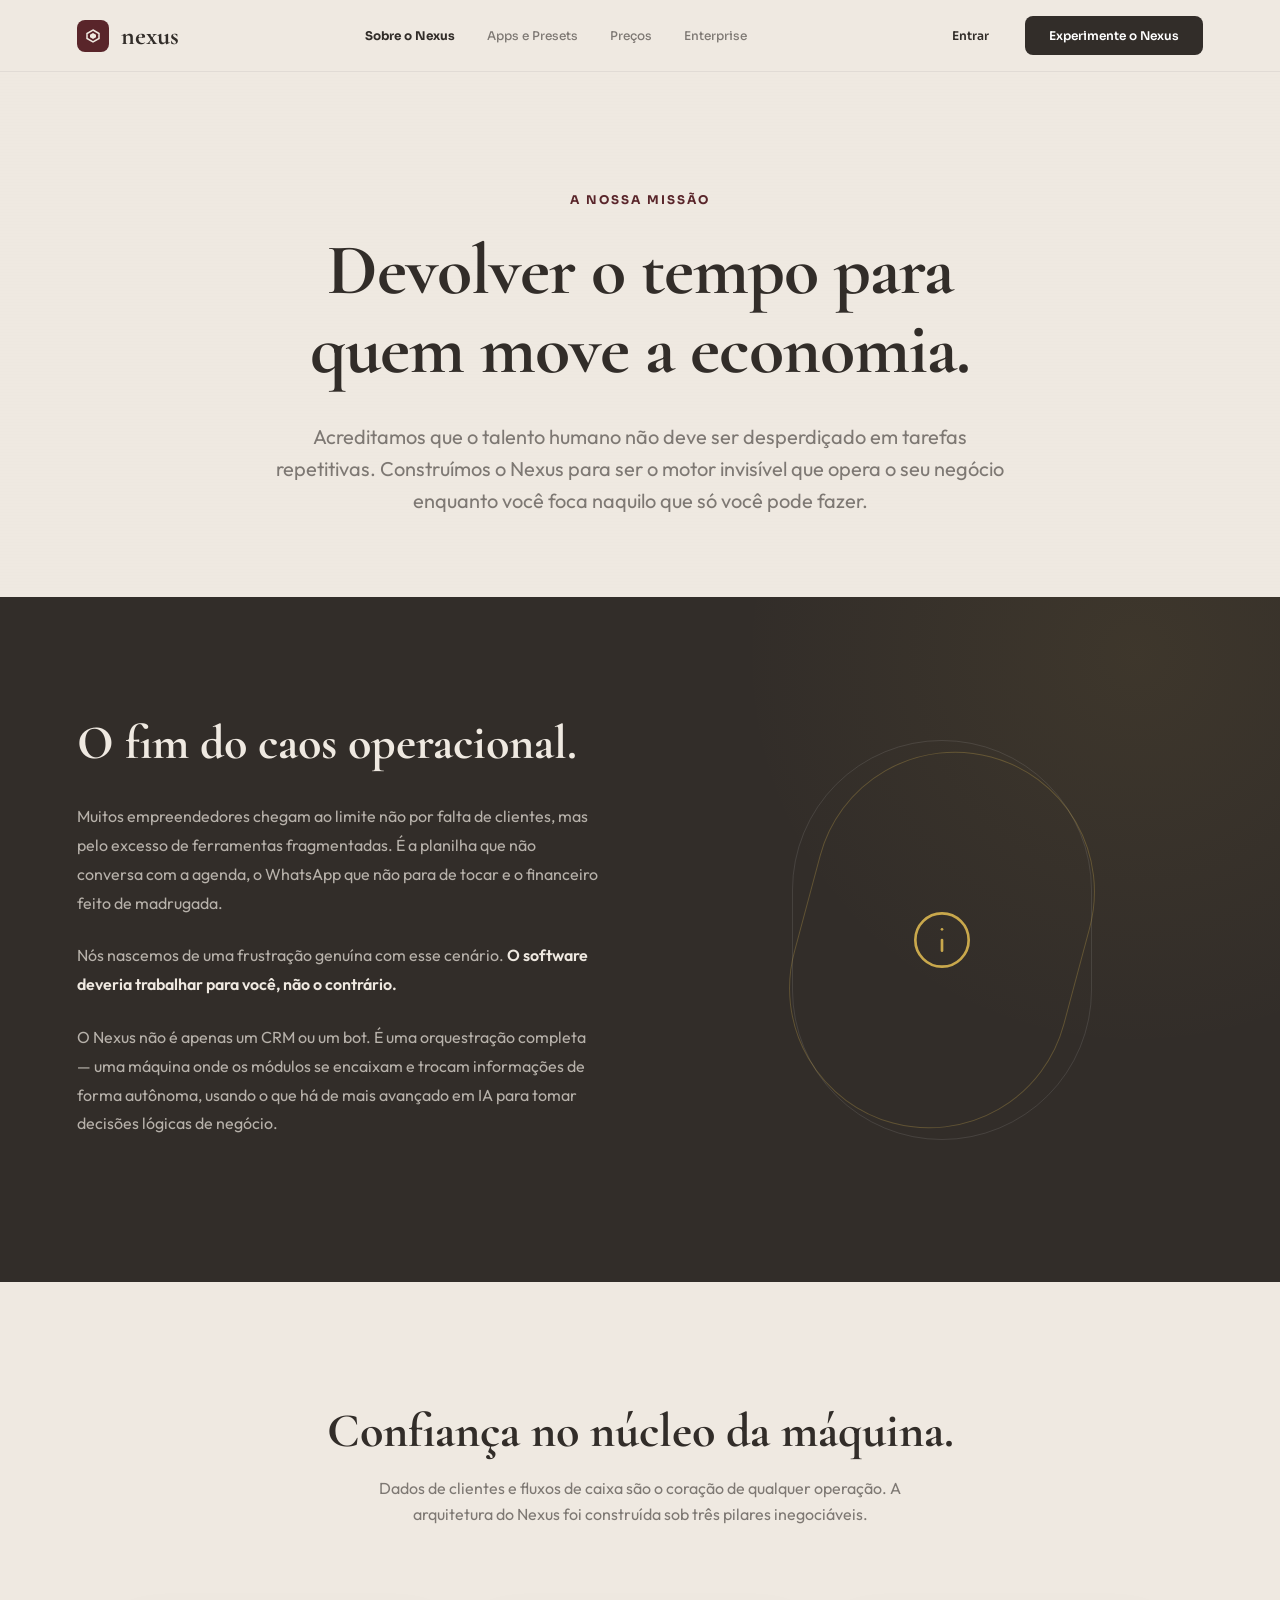
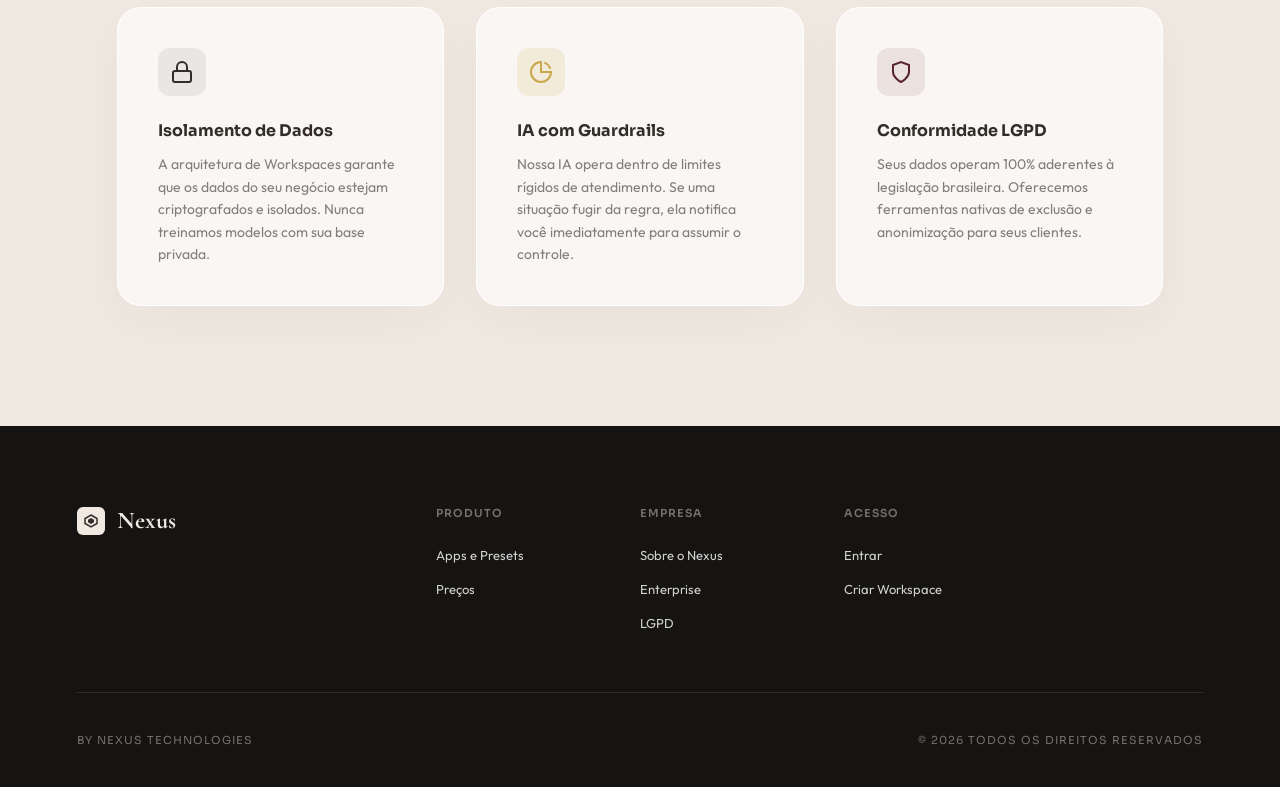
<file: sobre.html>
<!DOCTYPE html>
<html lang="pt-BR">
<head>
<meta charset="UTF-8">
<meta name="viewport" content="width=device-width, initial-scale=1.0">
<title>Nexus — Sobre a Empresa</title>
<meta name="description" content="Conheça a missão do Nexus: devolver o tempo para quem move a economia.">
<link rel="stylesheet" href="./globals.css">
<link href="https://fonts.googleapis.com/css2?family=Cormorant+Garamond:ital,wght@0,400;0,600;0,700;1,400&family=Outfit:wght@300;400;500;600;700&family=Sora:wght@400;600;700&display=swap" rel="stylesheet">
<style>
.about-hero { padding: 120px 6% 80px; text-align: center; max-width: 900px; margin: 0 auto; }
.hero-eyebrow { font-family: 'Sora', sans-serif; font-size: 12px; font-weight: 700; color: var(--wine); text-transform: uppercase; letter-spacing: 2px; margin-bottom: 24px; display: block; }
.about-hero h1 { font-family: 'Cormorant Garamond', serif; font-size: clamp(48px, 6vw, 72px); font-weight: 700; color: var(--dk); line-height: 1.1; margin-bottom: 32px; letter-spacing: -1px; }
.about-hero p { font-size: 20px; color: var(--dk60); line-height: 1.6; }
.manifesto-section { background: var(--dk); color: #EFE9E1; padding: 120px 6%; position: relative; overflow: hidden; }
.manifesto-section::before { content: ''; position: absolute; top: -50%; right: -20%; width: 800px; height: 800px; background: radial-gradient(circle, rgba(201,168,76,0.08) 0%, transparent 70%); pointer-events: none; }
.manifesto-container { max-width: 1200px; margin: 0 auto; display: grid; grid-template-columns: 1fr 1fr; gap: 80px; align-items: center; }
.manifesto-text h2 { font-family: 'Cormorant Garamond', serif; font-size: 48px; font-weight: 700; margin-bottom: 32px; line-height: 1.1; }
.manifesto-text p { font-size: 16px; color: rgba(239,233,225,.7); line-height: 1.8; margin-bottom: 24px; }
.manifesto-text p strong { color: #EFE9E1; font-weight: 600; }
.manifesto-visual { display: flex; align-items: center; justify-content: center; }
.abstract-shape { width: 300px; height: 400px; border: 1px solid rgba(255,255,255,0.1); border-radius: 200px; display: flex; align-items: center; justify-content: center; position: relative; }
.abstract-shape::after { content: ''; position: absolute; width: 280px; height: 380px; border: 1px solid rgba(201,168,76,0.3); border-radius: 200px; transform: rotate(15deg); transition: transform 0.5s; }
.abstract-shape:hover::after { transform: rotate(0deg); border-color: var(--gold); }
.security-section { padding: 120px 6%; max-width: 1200px; margin: 0 auto; }
.sec-header { text-align: center; margin-bottom: 80px; }
.sec-header h2 { font-family: 'Cormorant Garamond', serif; font-size: 48px; font-weight: 700; color: var(--dk); margin-bottom: 16px; }
.sec-header p { font-size: 16px; color: var(--dk60); max-width: 600px; margin: 0 auto; line-height: 1.6; }
.security-grid { display: grid; grid-template-columns: repeat(3, 1fr); gap: 32px; }
.sec-card { background: rgba(255,255,255,.6); border: 1px solid rgba(255,255,255,.9); border-radius: 24px; padding: 40px; backdrop-filter: blur(20px); box-shadow: 0 16px 48px rgba(50,45,41,.04); transition: transform .3s; }
.sec-card:hover { transform: translateY(-8px); border-color: var(--wine); }
.sec-icon { width: 48px; height: 48px; border-radius: 12px; display: flex; align-items: center; justify-content: center; margin-bottom: 24px; }
.icon-shield { background: rgba(114,56,61,.1); color: var(--wine); }
.icon-brain  { background: rgba(201,168,76,.15); color: var(--gold); }
.icon-lock   { background: rgba(50,45,41,.08);  color: var(--dk); }
.sec-title { font-family: 'Sora', sans-serif; font-size: 16px; font-weight: 700; color: var(--dk); margin-bottom: 12px; }
.sec-desc { font-size: 14px; color: var(--dk60); line-height: 1.6; }
@media (max-width: 900px) { .manifesto-container, .security-grid { grid-template-columns: 1fr; } .abstract-shape { display: none; } }
@media (max-width: 768px) { .about-hero h1 { font-size: 40px; } }
</style>
</head>
<body>
<div class="brushed"></div>
<nav class="inst-nav">
  <a href="index.html" class="nav-brand">
    <div class="icon"><svg width="14" height="14" viewBox="0 0 14 14" fill="none"><polygon points="7,1 13,4.5 13,9.5 7,13 1,9.5 1,4.5" stroke="#EFE9E1" stroke-width="1.5" fill="none"/><polygon points="7,4 10,5.75 10,8.25 7,10 4,8.25 4,5.75" fill="#EFE9E1"/></svg></div>
    <span class="name">nexus</span>
  </a>
  <div class="nav-links">
    <a href="sobre.html" style="font-family:'Sora',sans-serif;font-size:12px;font-weight:700;color:var(--dk);text-decoration:none;">Sobre o Nexus</a>
    <a href="presets.html" style="font-family:'Sora',sans-serif;font-size:12px;font-weight:500;color:var(--dk60);text-decoration:none;">Apps e Presets</a>
    <a href="precos.html" style="font-family:'Sora',sans-serif;font-size:12px;font-weight:500;color:var(--dk60);text-decoration:none;">Preços</a>
    <a href="vendas.html" style="font-family:'Sora',sans-serif;font-size:12px;font-weight:500;color:var(--dk60);text-decoration:none;">Enterprise</a>
  </div>
  <div class="nav-actions">
    <a href="login.html" class="btn-login">Entrar</a>
    <a href="login.html#signup" class="btn-cta">Experimente o Nexus</a>
  </div>
</nav>

<section class="about-hero">
  <span class="hero-eyebrow">A Nossa Missão</span>
  <h1>Devolver o tempo para quem move a economia.</h1>
  <p>Acreditamos que o talento humano não deve ser desperdiçado em tarefas repetitivas. Construímos o Nexus para ser o motor invisível que opera o seu negócio enquanto você foca naquilo que só você pode fazer.</p>
</section>

<section class="manifesto-section">
  <div class="manifesto-container">
    <div class="manifesto-text">
      <h2>O fim do caos operacional.</h2>
      <p>Muitos empreendedores chegam ao limite não por falta de clientes, mas pelo excesso de ferramentas fragmentadas. É a planilha que não conversa com a agenda, o WhatsApp que não para de tocar e o financeiro feito de madrugada.</p>
      <p>Nós nascemos de uma frustração genuína com esse cenário. <strong>O software deveria trabalhar para você, não o contrário.</strong></p>
      <p>O Nexus não é apenas um CRM ou um bot. É uma orquestração completa — uma máquina onde os módulos se encaixam e trocam informações de forma autônoma, usando o que há de mais avançado em IA para tomar decisões lógicas de negócio.</p>
    </div>
    <div class="manifesto-visual">
      <div class="abstract-shape">
        <svg width="64" height="64" viewBox="0 0 24 24" fill="none" stroke="#C9A84C" stroke-width="1" stroke-linecap="round"><circle cx="12" cy="12" r="10"/><path d="M12 16v-4"/><path d="M12 8h.01"/></svg>
      </div>
    </div>
  </div>
</section>

<section class="security-section" id="seguranca">
  <div class="sec-header">
    <h2>Confiança no núcleo da máquina.</h2>
    <p>Dados de clientes e fluxos de caixa são o coração de qualquer operação. A arquitetura do Nexus foi construída sob três pilares inegociáveis.</p>
  </div>
  <div class="security-grid">
    <div class="sec-card"><div class="sec-icon icon-lock"><svg width="24" height="24" viewBox="0 0 24 24" fill="none" stroke="currentColor" stroke-width="2" stroke-linecap="round"><rect x="3" y="11" width="18" height="11" rx="2"/><path d="M7 11V7a5 5 0 0 1 10 0v4"/></svg></div><h3 class="sec-title">Isolamento de Dados</h3><p class="sec-desc">A arquitetura de Workspaces garante que os dados do seu negócio estejam criptografados e isolados. Nunca treinamos modelos com sua base privada.</p></div>
    <div class="sec-card"><div class="sec-icon icon-brain"><svg width="24" height="24" viewBox="0 0 24 24" fill="none" stroke="currentColor" stroke-width="2" stroke-linecap="round"><path d="M12 2a10 10 0 1 0 10 10H12V2z"/><path d="M21.18 8.02c-1-2.3-2.85-4.17-5.16-5.18"/></svg></div><h3 class="sec-title">IA com Guardrails</h3><p class="sec-desc">Nossa IA opera dentro de limites rígidos de atendimento. Se uma situação fugir da regra, ela notifica você imediatamente para assumir o controle.</p></div>
    <div class="sec-card"><div class="sec-icon icon-shield"><svg width="24" height="24" viewBox="0 0 24 24" fill="none" stroke="currentColor" stroke-width="2" stroke-linecap="round"><path d="M12 22s8-4 8-10V5l-8-3-8 3v7c0 6 8 10 8 10z"/></svg></div><h3 class="sec-title">Conformidade LGPD</h3><p class="sec-desc">Seus dados operam 100% aderentes à legislação brasileira. Oferecemos ferramentas nativas de exclusão e anonimização para seus clientes.</p></div>
  </div>
</section>

<footer class="mega-footer">
  <div class="footer-grid">
    <div class="footer-brand"><div class="f-brand-logo"><div class="icon"><svg width="14" height="14" viewBox="0 0 14 14" fill="none"><polygon points="7,1 13,4.5 13,9.5 7,13 1,9.5 1,4.5" stroke="#322D29" stroke-width="1.5" fill="none"/><polygon points="7,4 10,5.75 10,8.25 7,10 4,8.25 4,5.75" fill="#322D29"/></svg></div><span class="name">Nexus</span></div></div>
    <div class="footer-col"><h4>Produto</h4><ul><li><a href="presets.html">Apps e Presets</a></li><li><a href="precos.html">Preços</a></li></ul></div>
    <div class="footer-col"><h4>Empresa</h4><ul><li><a href="sobre.html">Sobre o Nexus</a></li><li><a href="vendas.html">Enterprise</a></li><li><a href="lgpd.html">LGPD</a></li></ul></div>
    <div class="footer-col"><h4>Acesso</h4><ul><li><a href="login.html">Entrar</a></li><li><a href="login.html#signup">Criar Workspace</a></li></ul></div>
  </div>
  <div class="footer-bottom"><span>BY NEXUS TECHNOLOGIES</span><span>© 2026 TODOS OS DIREITOS RESERVADOS</span></div>
</footer>
</body>
</html>
</file>
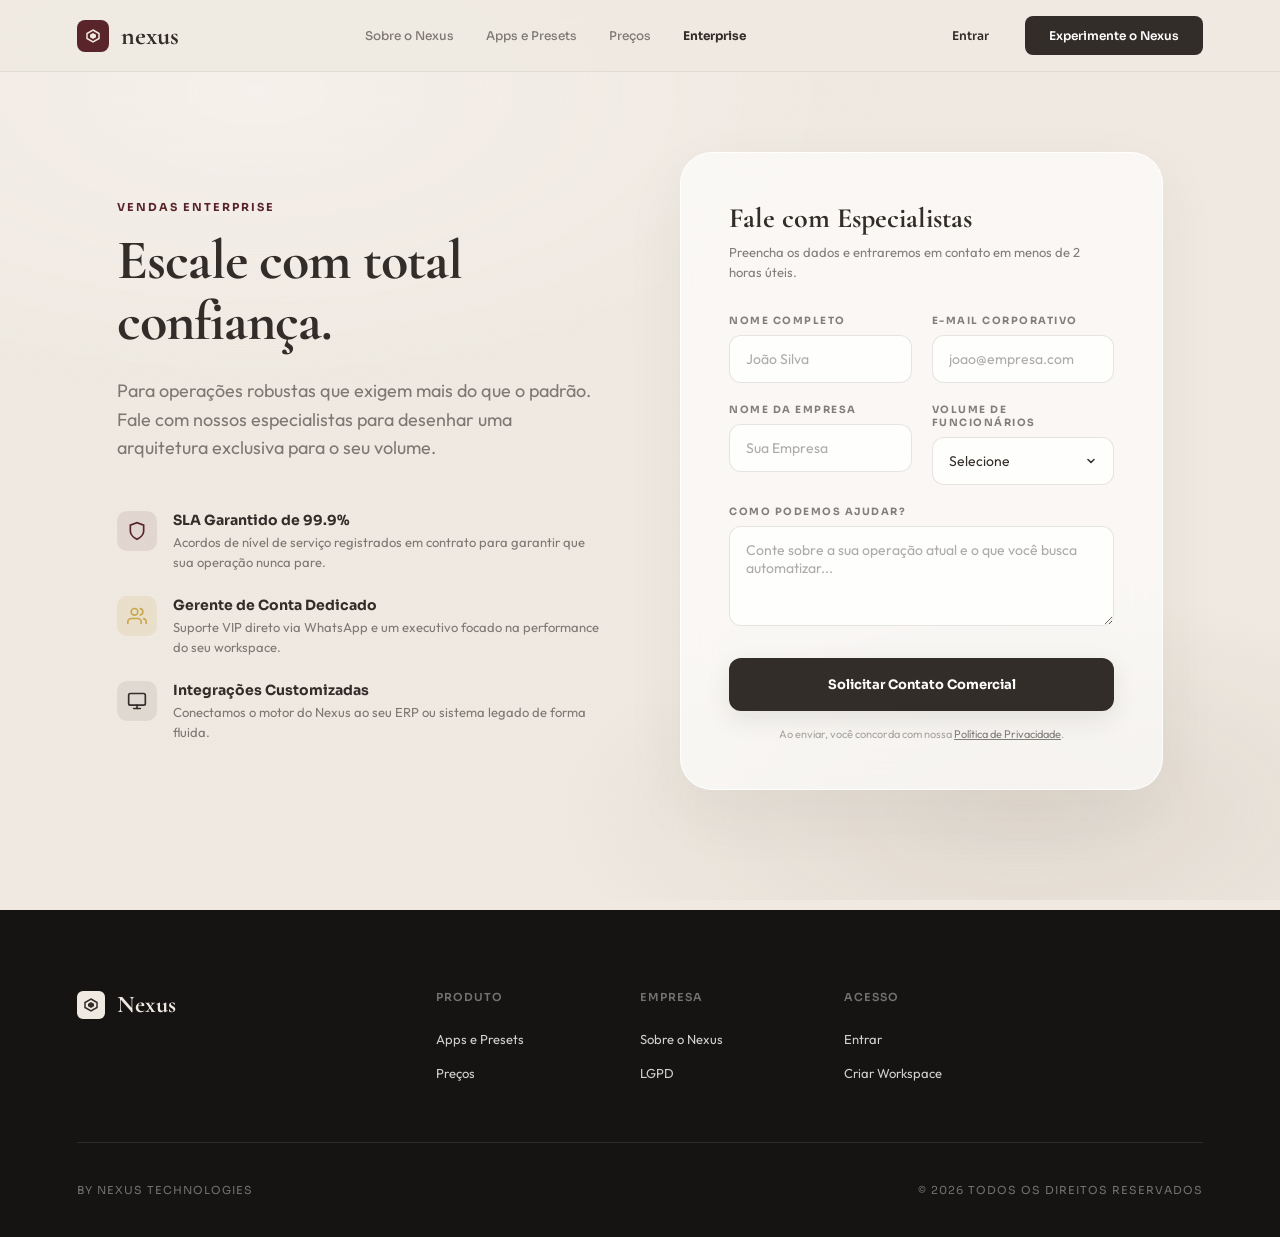
<file: vendas.html>
<!DOCTYPE html>
<html lang="pt-BR">
<head>
<meta charset="UTF-8">
<meta name="viewport" content="width=device-width, initial-scale=1.0">
<title>Nexus — Vendas Enterprise</title>
<meta name="description" content="Escale com total confiança. Fale com nossos especialistas para uma arquitetura exclusiva.">
<link rel="stylesheet" href="./globals.css">
<link href="https://fonts.googleapis.com/css2?family=Cormorant+Garamond:ital,wght@0,400;0,600;0,700;1,400&family=Outfit:wght@300;400;500;600;700&family=Sora:wght@400;600;700&display=swap" rel="stylesheet">
<style>
body { display: flex; flex-direction: column; }
body::before { content: ''; position: fixed; inset: 0; z-index: -2; background: radial-gradient(ellipse 70% 50% at 20% 10%, rgba(255,253,250,.4) 0%, transparent 70%), radial-gradient(ellipse 60% 40% at 80% 90%, rgba(172,156,141,.2) 0%, transparent 60%); }
.contact-container { flex: 1; max-width: 1200px; margin: 0 auto; padding: 80px 6% 120px; display: grid; grid-template-columns: 1fr 1fr; gap: 80px; align-items: center; }
.contact-info { max-width: 500px; }
.contact-eyebrow { font-family: 'Sora', sans-serif; font-size: 11px; font-weight: 700; color: var(--wine); text-transform: uppercase; letter-spacing: 2px; margin-bottom: 16px; display: block; }
.contact-info h1 { font-family: 'Cormorant Garamond', serif; font-size: 56px; font-weight: 700; line-height: 1.1; color: var(--dk); margin-bottom: 24px; letter-spacing: -1px; }
.contact-info p { font-size: 18px; color: var(--dk60); line-height: 1.6; margin-bottom: 48px; }
.benefits-list { display: flex; flex-direction: column; gap: 24px; }
.benefit-item { display: flex; gap: 16px; align-items: flex-start; }
.benefit-icon { width: 40px; height: 40px; border-radius: 10px; display: flex; align-items: center; justify-content: center; flex-shrink: 0; }
.benefit-icon.gold { background: rgba(201,168,76,.15); color: var(--gold); }
.benefit-icon.wine { background: rgba(114,56,61,.1); color: var(--wine); }
.benefit-icon.dark { background: rgba(50,45,41,.08); color: var(--dk); }
.benefit-text h3 { font-family: 'Sora', sans-serif; font-size: 14px; font-weight: 700; color: var(--dk); margin-bottom: 4px; }
.benefit-text p { font-size: 13px; color: var(--dk60); line-height: 1.5; margin-bottom: 0; }
.contact-card { background: rgba(255,255,255,.65); border: 1px solid rgba(255,255,255,.9); border-radius: 32px; padding: 48px; backdrop-filter: blur(24px); box-shadow: 0 24px 64px rgba(50,45,41,.06); }
.card-header { margin-bottom: 32px; }
.card-header h2 { font-family: 'Cormorant Garamond', serif; font-size: 28px; font-weight: 700; color: var(--dk); margin-bottom: 8px; }
.card-header p { font-size: 13px; color: var(--dk60); line-height: 1.5; }
.form-grid { display: grid; grid-template-columns: 1fr 1fr; gap: 20px; margin-bottom: 20px; }
.form-group { display: flex; flex-direction: column; gap: 8px; }
.form-group.full { grid-column: span 2; }
.form-label { font-family: 'Sora', sans-serif; font-size: 10px; font-weight: 700; text-transform: uppercase; letter-spacing: 1.5px; color: var(--dk60); }
.form-input, .form-select, .form-textarea { width: 100%; background: rgba(255,255,255,.8); border: 1px solid var(--dk12); border-radius: 12px; padding: 14px 16px; font-family: 'Outfit', sans-serif; font-size: 14px; color: var(--dk); outline: none; transition: all .3s; }
.form-input:focus, .form-select:focus, .form-textarea:focus { border-color: var(--wine); background: #fff; box-shadow: 0 4px 16px rgba(89,37,42,.08); }
.form-input::placeholder, .form-textarea::placeholder { color: var(--dk40); }
.form-textarea { resize: vertical; min-height: 100px; }
.form-select { cursor: pointer; appearance: none; background-image: url("data:image/svg+xml,%3Csvg width='12' height='12' viewBox='0 0 16 16' fill='none' xmlns='http://www.w3.org/2000/svg'%3E%3Cpath d='M4 6L8 10L12 6' stroke='%23322D29' stroke-width='2' stroke-linecap='round' stroke-linejoin='round'/%3E%3C/svg%3E"); background-repeat: no-repeat; background-position: right 16px center; }
.btn-submit { width: 100%; background: var(--dk); color: #fff; padding: 18px; border-radius: 12px; border: none; font-family: 'Sora', sans-serif; font-size: 13px; font-weight: 700; cursor: pointer; transition: all .3s; box-shadow: 0 8px 24px rgba(50,45,41,.1); margin-top: 12px; }
.btn-submit:hover { transform: translateY(-2px); box-shadow: 0 12px 32px rgba(50,45,41,.2); background: var(--wine); }
.privacy-note { font-size: 11px; color: var(--dk40); text-align: center; margin-top: 16px; }
.privacy-note a { color: var(--dk60); text-decoration: underline; }
@media (max-width: 900px) { .contact-container { grid-template-columns: 1fr; gap: 48px; padding-top: 40px; } .form-grid { grid-template-columns: 1fr; } .form-group.full { grid-column: span 1; } }
@media (max-width: 768px) { .contact-info h1 { font-size: 40px; } .contact-card { padding: 32px 24px; } }
</style>
</head>
<body>
<div class="brushed"></div>

<nav class="inst-nav">
  <a href="index.html" class="nav-brand">
    <div class="icon"><svg width="14" height="14" viewBox="0 0 14 14" fill="none"><polygon points="7,1 13,4.5 13,9.5 7,13 1,9.5 1,4.5" stroke="#EFE9E1" stroke-width="1.5" fill="none"/><polygon points="7,4 10,5.75 10,8.25 7,10 4,8.25 4,5.75" fill="#EFE9E1"/></svg></div>
    <span class="name">nexus</span>
  </a>
  <div class="nav-links">
    <a href="sobre.html" style="font-family:'Sora',sans-serif;font-size:12px;font-weight:500;color:var(--dk60);text-decoration:none;">Sobre o Nexus</a>
    <a href="presets.html" style="font-family:'Sora',sans-serif;font-size:12px;font-weight:500;color:var(--dk60);text-decoration:none;">Apps e Presets</a>
    <a href="precos.html" style="font-family:'Sora',sans-serif;font-size:12px;font-weight:500;color:var(--dk60);text-decoration:none;">Preços</a>
    <a href="vendas.html" style="font-family:'Sora',sans-serif;font-size:12px;font-weight:700;color:var(--dk);text-decoration:none;">Enterprise</a>
  </div>
  <div class="nav-actions">
    <a href="login.html" class="btn-login">Entrar</a>
    <a href="login.html#signup" class="btn-cta">Experimente o Nexus</a>
  </div>
</nav>

<main class="contact-container">
  <div class="contact-info">
    <span class="contact-eyebrow">Vendas Enterprise</span>
    <h1>Escale com total confiança.</h1>
    <p>Para operações robustas que exigem mais do que o padrão. Fale com nossos especialistas para desenhar uma arquitetura exclusiva para o seu volume.</p>
    <div class="benefits-list">
      <div class="benefit-item">
        <div class="benefit-icon wine"><svg width="20" height="20" viewBox="0 0 24 24" fill="none" stroke="currentColor" stroke-width="2" stroke-linecap="round"><path d="M12 22s8-4 8-10V5l-8-3-8 3v7c0 6 8 10 8 10z"/></svg></div>
        <div class="benefit-text"><h3>SLA Garantido de 99.9%</h3><p>Acordos de nível de serviço registrados em contrato para garantir que sua operação nunca pare.</p></div>
      </div>
      <div class="benefit-item">
        <div class="benefit-icon gold"><svg width="20" height="20" viewBox="0 0 24 24" fill="none" stroke="currentColor" stroke-width="2" stroke-linecap="round"><path d="M17 21v-2a4 4 0 0 0-4-4H5a4 4 0 0 0-4 4v2"/><circle cx="9" cy="7" r="4"/><path d="M23 21v-2a4 4 0 0 0-3-3.87M16 3.13a4 4 0 0 1 0 7.75"/></svg></div>
        <div class="benefit-text"><h3>Gerente de Conta Dedicado</h3><p>Suporte VIP direto via WhatsApp e um executivo focado na performance do seu workspace.</p></div>
      </div>
      <div class="benefit-item">
        <div class="benefit-icon dark"><svg width="20" height="20" viewBox="0 0 24 24" fill="none" stroke="currentColor" stroke-width="2" stroke-linecap="round"><rect x="2" y="3" width="20" height="14" rx="2"/><line x1="8" y1="21" x2="16" y2="21"/><line x1="12" y1="17" x2="12" y2="21"/></svg></div>
        <div class="benefit-text"><h3>Integrações Customizadas</h3><p>Conectamos o motor do Nexus ao seu ERP ou sistema legado de forma fluida.</p></div>
      </div>
    </div>
  </div>

  <div class="contact-form">
    <div class="contact-card">
      <div class="card-header">
        <h2>Fale com Especialistas</h2>
        <p>Preencha os dados e entraremos em contato em menos de 2 horas úteis.</p>
      </div>
      <form onsubmit="event.preventDefault();this.innerHTML='<div style=\'text-align:center;padding:40px 0\'><p style=\'font-family:Cormorant Garamond,serif;font-size:28px;font-weight:700;color:var(--dk);margin-bottom:12px\'>Mensagem enviada!</p><p style=\'color:var(--dk60);font-size:14px\'>Nossa equipe entrará em contato em breve.</p></div>'">
        <div class="form-grid">
          <div class="form-group"><label class="form-label">Nome Completo</label><input type="text" class="form-input" placeholder="João Silva" required></div>
          <div class="form-group"><label class="form-label">E-mail Corporativo</label><input type="email" class="form-input" placeholder="joao@empresa.com" required></div>
          <div class="form-group"><label class="form-label">Nome da Empresa</label><input type="text" class="form-input" placeholder="Sua Empresa" required></div>
          <div class="form-group"><label class="form-label">Volume de Funcionários</label>
            <select class="form-select" required>
              <option value="" disabled selected>Selecione</option>
              <option>1 a 10 funcionários</option>
              <option>11 a 50 funcionários</option>
              <option>51 a 200 funcionários</option>
              <option>Mais de 200 funcionários</option>
            </select>
          </div>
          <div class="form-group full"><label class="form-label">Como podemos ajudar?</label><textarea class="form-textarea" placeholder="Conte sobre a sua operação atual e o que você busca automatizar..." required></textarea></div>
        </div>
        <button type="submit" class="btn-submit">Solicitar Contato Comercial</button>
        <p class="privacy-note">Ao enviar, você concorda com nossa <a href="lgpd.html">Política de Privacidade</a>.</p>
      </form>
    </div>
  </div>
</main>

<footer class="mega-footer">
  <div class="footer-grid">
    <div class="footer-brand"><div class="f-brand-logo"><div class="icon"><svg width="14" height="14" viewBox="0 0 14 14" fill="none"><polygon points="7,1 13,4.5 13,9.5 7,13 1,9.5 1,4.5" stroke="#322D29" stroke-width="1.5" fill="none"/><polygon points="7,4 10,5.75 10,8.25 7,10 4,8.25 4,5.75" fill="#322D29"/></svg></div><span class="name">Nexus</span></div></div>
    <div class="footer-col"><h4>Produto</h4><ul><li><a href="presets.html">Apps e Presets</a></li><li><a href="precos.html">Preços</a></li></ul></div>
    <div class="footer-col"><h4>Empresa</h4><ul><li><a href="sobre.html">Sobre o Nexus</a></li><li><a href="lgpd.html">LGPD</a></li></ul></div>
    <div class="footer-col"><h4>Acesso</h4><ul><li><a href="login.html">Entrar</a></li><li><a href="login.html#signup">Criar Workspace</a></li></ul></div>
  </div>
  <div class="footer-bottom"><span>BY NEXUS TECHNOLOGIES</span><span>© 2026 TODOS OS DIREITOS RESERVADOS</span></div>
</footer>
</body>
</html>
</file>
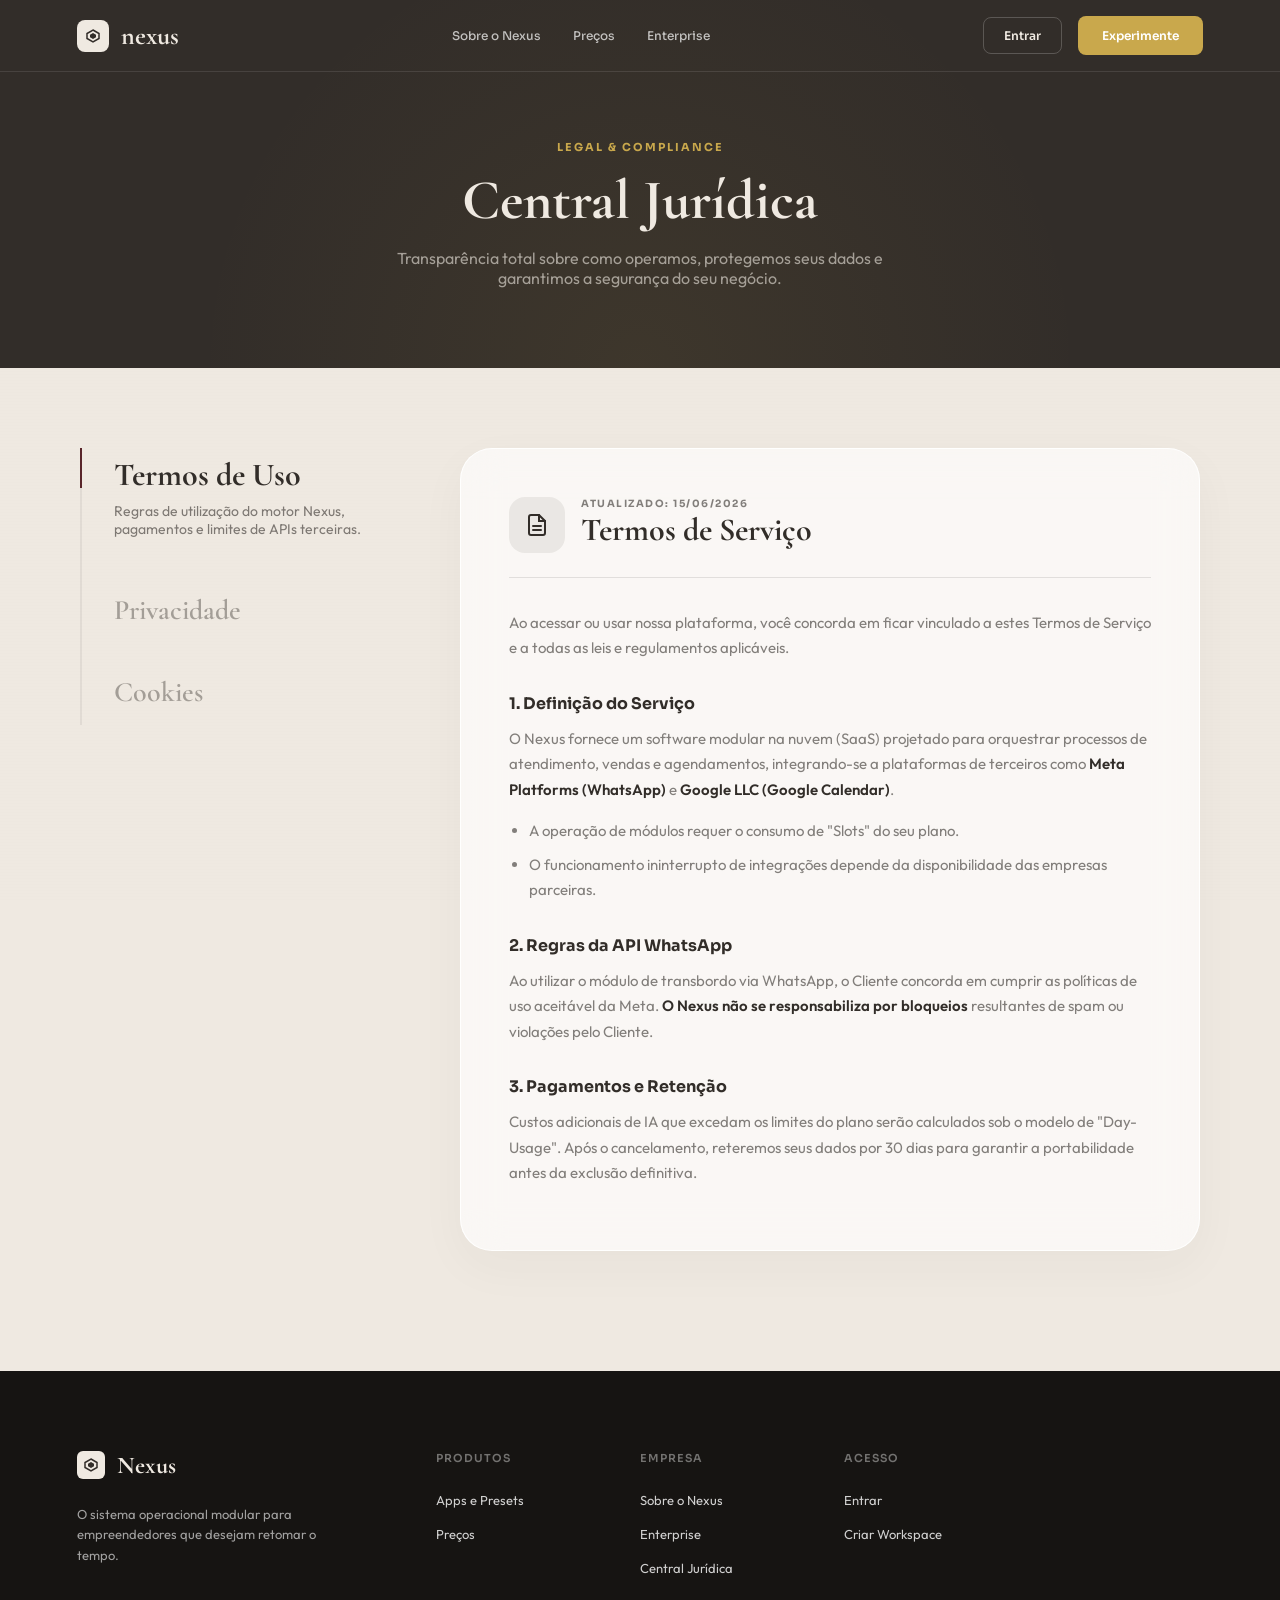
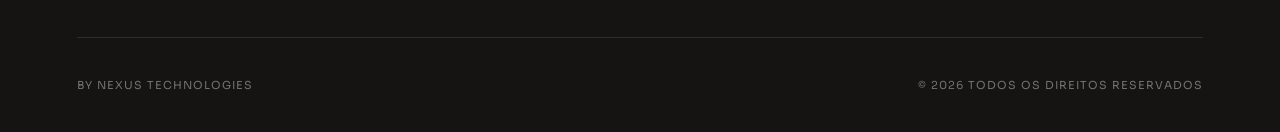
<file: pages/lgpd.html>
<!DOCTYPE html>
<html lang="pt-BR">
<head>
<meta charset="UTF-8">
<meta name="viewport" content="width=device-width, initial-scale=1.0">
<title>Nexus — Central Jurídica</title>
<meta name="description" content="Termos de uso, política de privacidade LGPD e cookies do Nexus OS.">
<link rel="stylesheet" href="../shared/globals.css">
<link href="https://fonts.googleapis.com/css2?family=Cormorant+Garamond:ital,wght@0,400;0,600;0,700;1,400&family=Outfit:wght@300;400;500;600;700&family=Sora:wght@400;600;700&display=swap" rel="stylesheet">
<style>
body { display:flex; flex-direction:column; }
/* NAV — fundo escuro no hero */
.inst-nav { padding:16px 6%; display:flex; justify-content:space-between; align-items:center; position:absolute; top:0; left:0; right:0; z-index:100; border-bottom:1px solid rgba(255,255,255,.1); background:transparent; backdrop-filter:none; }
.inst-nav .nav-brand .name { color:#EFE9E1; }
.inst-nav .btn-login { color:#EFE9E1; border:1px solid rgba(255,255,255,.2); border-radius:8px; padding:10px 20px; }
.inst-nav .btn-login:hover { background:rgba(255,255,255,.1); }
.inst-nav .btn-cta { background:var(--gold); }
.inst-nav .nav-brand .icon { background:#EFE9E1; }
.nav-links > a { font-family:'Sora',sans-serif; font-size:12px; font-weight:500; color:rgba(255,255,255,.7); text-decoration:none; transition:color .3s; }
.nav-links > a:hover { color:#fff; }

/* HERO */
.legal-hero { background:var(--dk); color:#EFE9E1; padding:140px 6% 80px; text-align:center; position:relative; overflow:hidden; }
.legal-hero::before { content:''; position:absolute; inset:0; background:radial-gradient(circle at 50% 100%,rgba(201,168,76,.08) 0%,transparent 60%); pointer-events:none; }
.hero-eyebrow { font-family:'Sora',sans-serif; font-size:11px; font-weight:700; color:var(--gold); text-transform:uppercase; letter-spacing:2px; margin-bottom:16px; display:block; position:relative; z-index:2; }
.legal-hero h1 { font-family:'Cormorant Garamond',serif; font-size:clamp(40px,5vw,56px); font-weight:700; line-height:1.1; margin-bottom:16px; position:relative; z-index:2; }
.legal-hero p { font-size:16px; color:rgba(239,233,225,.6); max-width:500px; margin:0 auto; position:relative; z-index:2; }

/* LAYOUT */
.container { max-width:1200px; margin:0 auto; padding:80px 40px 120px; flex:1; }
.showcase-layout { display:flex; gap:60px; min-height:500px; }
.showcase-nav { flex:0 0 320px; display:flex; flex-direction:column; gap:24px; border-left:2px solid var(--dk07); padding-left:32px; position:relative; height:fit-content; }
.nav-indicator { position:absolute; left:-2px; top:0; width:2px; height:40px; background:var(--wine); transition:transform .3s cubic-bezier(.4,0,.2,1); }
.tab-btn { background:none; border:none; text-align:left; cursor:pointer; padding:8px 0; outline:none; }
.tab-title { font-family:'Cormorant Garamond',serif; font-size:28px; font-weight:600; color:var(--dk40); transition:all .3s; line-height:1.2; }
.tab-desc { font-family:'Outfit',sans-serif; font-size:14px; color:var(--dk40); height:0; overflow:hidden; opacity:0; transition:all .3s; margin-top:8px; }
.tab-btn.active .tab-title { color:var(--dk); font-size:32px; font-weight:700; }
.tab-btn.active .tab-desc { height:auto; opacity:1; color:var(--dk60); margin-bottom:16px; }
.showcase-stage { flex:1; position:relative; display:grid; grid-template-columns:1fr; align-items:start; }
.showcase-panel { grid-area:1/1; background:rgba(255,255,255,.65); border:1px solid rgba(255,255,255,.9); border-radius:32px; padding:48px; backdrop-filter:blur(20px); box-shadow:0 16px 48px rgba(50,45,41,.04); opacity:0; pointer-events:none; transform:translateY(20px); transition:all .4s cubic-bezier(.4,0,.2,1); display:flex; flex-direction:column; }
.showcase-panel.active { opacity:1; pointer-events:auto; transform:translateY(0); z-index:2; }
.panel-header { display:flex; align-items:center; gap:16px; margin-bottom:32px; padding-bottom:24px; border-bottom:1px solid var(--dk12); }
.panel-icon { width:56px; height:56px; border-radius:16px; display:flex; align-items:center; justify-content:center; }
.icon-wine { background:rgba(114,56,61,.1); color:var(--wine); }
.icon-gold { background:rgba(201,168,76,.15); color:var(--gold); }
.icon-dark { background:rgba(50,45,41,.08); color:var(--dk); }
.panel-tag { font-family:'Sora',sans-serif; font-size:10px; font-weight:700; text-transform:uppercase; letter-spacing:1.5px; color:var(--dk60); }
.panel-title { font-family:'Cormorant Garamond',serif; font-size:32px; font-weight:700; color:var(--dk); margin-bottom:4px; }
.legal-body h3 { font-family:'Sora',sans-serif; font-size:16px; font-weight:700; color:var(--dk); margin:32px 0 12px; }
.legal-body p { font-size:15px; color:var(--dk60); line-height:1.7; margin-bottom:16px; }
.legal-body ul { padding-left:20px; margin-bottom:24px; }
.legal-body li { font-size:15px; color:var(--dk60); line-height:1.7; margin-bottom:8px; }
.legal-body strong { color:var(--dk); font-weight:600; }
@media (max-width:900px) { .showcase-layout{flex-direction:column;gap:40px} .showcase-nav{flex:none;flex-direction:row;overflow-x:auto;border-left:none;border-bottom:2px solid var(--dk07);padding-left:0;padding-bottom:16px} .showcase-panel{padding:32px 24px} }
@media (max-width:768px) { .nav-links{display:none} }
</style>
</head>
<body>
<div class="brushed"></div>

<nav class="inst-nav">
  <a href="index.html" class="nav-brand">
    <div class="icon"><svg width="14" height="14" viewBox="0 0 14 14" fill="none"><polygon points="7,1 13,4.5 13,9.5 7,13 1,9.5 1,4.5" stroke="#322D29" stroke-width="1.5" fill="none"/><polygon points="7,4 10,5.75 10,8.25 7,10 4,8.25 4,5.75" fill="#322D29"/></svg></div>
    <span class="name">nexus</span>
  </a>
  <div class="nav-links">
    <a href="sobre.html">Sobre o Nexus</a>
    <a href="precos.html">Preços</a>
    <a href="vendas.html">Enterprise</a>
  </div>
  <div class="nav-actions">
    <a href="login.html" class="btn-login">Entrar</a>
    <a href="login.html#signup" class="btn-cta">Experimente</a>
  </div>
</nav>

<header class="legal-hero">
  <span class="hero-eyebrow">Legal & Compliance</span>
  <h1>Central Jurídica</h1>
  <p>Transparência total sobre como operamos, protegemos seus dados e garantimos a segurança do seu negócio.</p>
</header>

<main class="container">
  <section class="showcase-layout">
    <div class="showcase-nav" id="tab-nav">
      <div class="nav-indicator" id="indicator"></div>
      <button class="tab-btn active" onclick="switchTab(0,'termos')"><div class="tab-title">Termos de Uso</div><div class="tab-desc">Regras de utilização do motor Nexus, pagamentos e limites de APIs terceiras.</div></button>
      <button class="tab-btn" onclick="switchTab(1,'privacidade')"><div class="tab-title">Privacidade</div><div class="tab-desc">Como atuamos em conformidade com a LGPD e o isolamento dos seus dados.</div></button>
      <button class="tab-btn" onclick="switchTab(2,'cookies')"><div class="tab-title">Cookies</div><div class="tab-desc">Transparência sobre rastreamento e autenticação de segurança.</div></button>
    </div>

    <div class="showcase-stage">
      <div class="showcase-panel active" id="panel-termos">
        <div class="panel-header"><div class="panel-icon icon-dark"><svg width="24" height="24" viewBox="0 0 24 24" fill="none" stroke="currentColor" stroke-width="2" stroke-linecap="round"><path d="M14 2H6a2 2 0 0 0-2 2v16a2 2 0 0 0 2 2h12a2 2 0 0 0 2-2V8z"/><polyline points="14 2 14 8 20 8"/><line x1="16" y1="13" x2="8" y2="13"/><line x1="16" y1="17" x2="8" y2="17"/></svg></div><div><div class="panel-tag">Atualizado: 15/06/2026</div><h2 class="panel-title">Termos de Serviço</h2></div></div>
        <div class="legal-body">
          <p>Ao acessar ou usar nossa plataforma, você concorda em ficar vinculado a estes Termos de Serviço e a todas as leis e regulamentos aplicáveis.</p>
          <h3>1. Definição do Serviço</h3>
          <p>O Nexus fornece um software modular na nuvem (SaaS) projetado para orquestrar processos de atendimento, vendas e agendamentos, integrando-se a plataformas de terceiros como <strong>Meta Platforms (WhatsApp)</strong> e <strong>Google LLC (Google Calendar)</strong>.</p>
          <ul><li>A operação de módulos requer o consumo de "Slots" do seu plano.</li><li>O funcionamento ininterrupto de integrações depende da disponibilidade das empresas parceiras.</li></ul>
          <h3>2. Regras da API WhatsApp</h3>
          <p>Ao utilizar o módulo de transbordo via WhatsApp, o Cliente concorda em cumprir as políticas de uso aceitável da Meta. <strong>O Nexus não se responsabiliza por bloqueios</strong> resultantes de spam ou violações pelo Cliente.</p>
          <h3>3. Pagamentos e Retenção</h3>
          <p>Custos adicionais de IA que excedam os limites do plano serão calculados sob o modelo de "Day-Usage". Após o cancelamento, reteremos seus dados por 30 dias para garantir a portabilidade antes da exclusão definitiva.</p>
        </div>
      </div>

      <div class="showcase-panel" id="panel-privacidade">
        <div class="panel-header"><div class="panel-icon icon-wine"><svg width="24" height="24" viewBox="0 0 24 24" fill="none" stroke="currentColor" stroke-width="2" stroke-linecap="round"><path d="M12 22s8-4 8-10V5l-8-3-8 3v7c0 6 8 10 8 10z"/></svg></div><div><div class="panel-tag">Em Conformidade LGPD</div><h2 class="panel-title">Política de Privacidade</h2></div></div>
        <div class="legal-body">
          <p>A Nexus compromete-se a proteger a privacidade dos seus dados em total conformidade com a <strong>Lei Geral de Proteção de Dados (Lei nº 13.709/2018)</strong>.</p>
          <h3>1. O Papel do Nexus</h3>
          <p>No escopo da LGPD, o Contratante é o Controlador dos dados. O Nexus atua estritamente como <strong>Operador</strong>, processando dados exclusivamente para executar as funções configuradas por você.</p>
          <h3>2. Processamento por IA</h3>
          <p>Garantimos que nossos parceiros de LLMs seguem protocolos rigorosos:</p>
          <ul><li>Modelos de IA <strong>não</strong> são treinados com seus dados privados.</li><li>Informações processadas possuem camada de ofuscação de dados sensíveis.</li><li>Não vendemos nem alugamos listas de contatos capturadas.</li></ul>
          <h3>3. Integração Google Calendar</h3>
          <p>Acessaremos apenas as agendas selecionadas expressamente via OAuth, com o único fim de inserir ou ler blocos de horário para o cálculo de disponibilidade do robô.</p>
        </div>
      </div>

      <div class="showcase-panel" id="panel-cookies">
        <div class="panel-header"><div class="panel-icon icon-gold"><svg width="24" height="24" viewBox="0 0 24 24" fill="none" stroke="currentColor" stroke-width="2" stroke-linecap="round"><circle cx="12" cy="12" r="10"/><path d="M12 2a5 5 0 0 0-5 5v2a5 5 0 0 0 10 0V7a5 5 0 0 0-5-5z"/></svg></div><div><div class="panel-tag">Segurança de Sessão</div><h2 class="panel-title">Política de Cookies</h2></div></div>
        <div class="legal-body">
          <p>Utilizamos cookies e tecnologias semelhantes para garantir o funcionamento da plataforma e melhorar sua experiência.</p>
          <h3>Cookies Estritamente Necessários</h3>
          <p>Essenciais para o uso seguro da plataforma. Armazenam tokens de autenticação do seu Workspace para evitar login repetitivo.</p>
          <h3>Cookies Analíticos</h3>
          <p>Coletam informações anônimas sobre como a aplicação é utilizada, ajudando nossos engenheiros a identificar lentidão em módulos ou páginas com erro.</p>
        </div>
      </div>
    </div>
  </section>
</main>

<footer class="mega-footer">
  <div class="footer-grid">
    <div class="footer-brand"><div class="f-brand-logo"><div class="icon"><svg width="14" height="14" viewBox="0 0 14 14" fill="none"><polygon points="7,1 13,4.5 13,9.5 7,13 1,9.5 1,4.5" stroke="#322D29" stroke-width="1.5" fill="none"/><polygon points="7,4 10,5.75 10,8.25 7,10 4,8.25 4,5.75" fill="#322D29"/></svg></div><span class="name">Nexus</span></div><p style="color:rgba(255,255,255,.6);font-size:13px;line-height:1.6;max-width:250px;">O sistema operacional modular para empreendedores que desejam retomar o tempo.</p></div>
    <div class="footer-col"><h4>Produtos</h4><ul><li><a href="presets.html">Apps e Presets</a></li><li><a href="precos.html">Preços</a></li></ul></div>
    <div class="footer-col"><h4>Empresa</h4><ul><li><a href="sobre.html">Sobre o Nexus</a></li><li><a href="vendas.html">Enterprise</a></li><li><a href="lgpd.html">Central Jurídica</a></li></ul></div>
    <div class="footer-col"><h4>Acesso</h4><ul><li><a href="login.html">Entrar</a></li><li><a href="login.html#signup">Criar Workspace</a></li></ul></div>
  </div>
  <div class="footer-bottom"><span>BY NEXUS TECHNOLOGIES</span><span>© 2026 TODOS OS DIREITOS RESERVADOS</span></div>
</footer>

<script>
function switchTab(index,panelId){
  document.querySelectorAll('.tab-btn').forEach(b=>b.classList.remove('active'));
  document.querySelectorAll('.tab-btn')[index].classList.add('active');
  const offset=document.querySelectorAll('.tab-btn')[index].offsetTop;
  if(window.innerWidth>900) document.getElementById('indicator').style.transform=`translateY(${offset}px)`;
  document.querySelectorAll('.showcase-panel').forEach(p=>p.classList.remove('active'));
  document.getElementById('panel-'+panelId).classList.add('active');
}
</script>
</body>
</html>
</file>
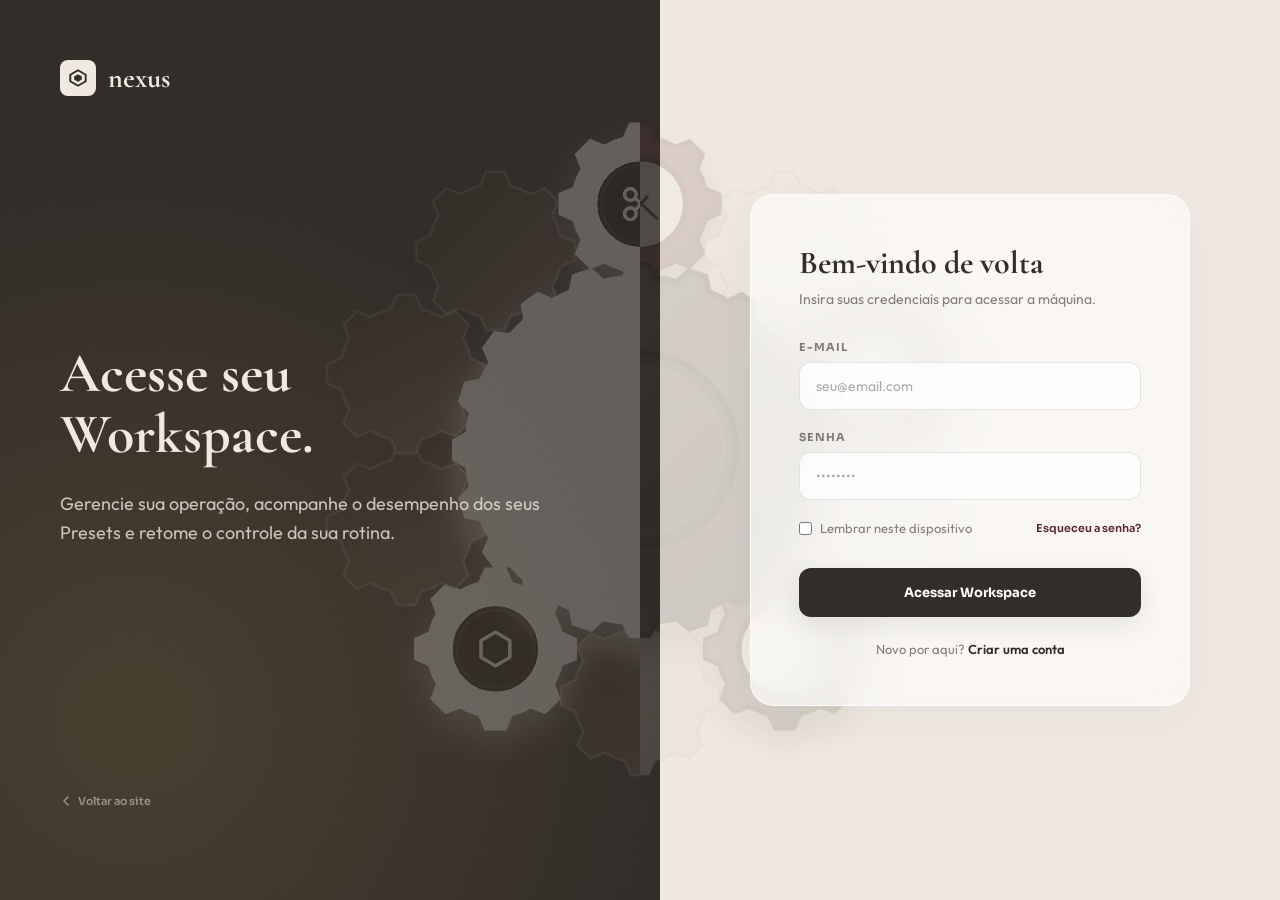
<file: pages/login.html>
<!DOCTYPE html>
<html lang="pt-BR">
<head>
<meta charset="UTF-8">
<meta name="viewport" content="width=device-width, initial-scale=1.0">
<title>Nexus — Acesse seu Workspace</title>
<meta name="description" content="Faça login ou crie seu workspace no Nexus OS.">
<link rel="stylesheet" href="../shared/globals.css">
<link href="https://fonts.googleapis.com/css2?family=Cormorant+Garamond:ital,wght@0,400;0,600;0,700;1,400&family=Outfit:wght@300;400;500;600;700&family=Sora:wght@400;600;700&display=swap" rel="stylesheet">
<style>
body { overflow: hidden; }
.auth-layout { display: flex; width: 100%; height: 100vh; position: relative; }
.gear-center-stage { position: absolute; left: 50%; top: 50%; transform: translate(-50%,-50%); width: 850px; height: 850px; z-index: 5; pointer-events: none; }
.gear-half { position: absolute; inset: 0; width: 100%; height: 100%; }
.gear-left  { clip-path: polygon(0 0, 50% 0, 50% 100%, 0 100%); filter: invert(1) hue-rotate(180deg) brightness(1.7) contrast(0.9); opacity: .25; }
.gear-right { clip-path: polygon(50% 0, 100% 0, 100% 100%, 50% 100%); opacity: .15; }
.gear-svg { width: 100%; height: 100%; overflow: visible; }
@keyframes gearpop { 0%{opacity:0;transform:scale(0)} 60%{transform:scale(1.15)} 100%{opacity:1;transform:scale(1)} }
@keyframes spinC { to{transform:rotate(360deg)} }
@keyframes spinS { to{transform:rotate(-360deg)} }
.auth-brand { flex:1; background:var(--dk); color:#EFE9E1; display:flex; flex-direction:column; justify-content:space-between; padding:60px; position:relative; }
.auth-brand::before { content:''; position:absolute; inset:0; background:radial-gradient(circle at 20% 80%,rgba(201,168,76,.15) 0%,transparent 60%); z-index:1; pointer-events:none; }
.brand-logo,.brand-content,.brand-footer { position:relative; z-index:10; }
.brand-logo { display:flex; align-items:center; gap:12px; }
.brand-logo .icon { width:36px; height:36px; background:#EFE9E1; border-radius:8px; display:flex; align-items:center; justify-content:center; }
.brand-logo .name { font-family:'Cormorant Garamond',serif; font-size:28px; font-weight:700; color:#EFE9E1; }
.brand-content { max-width:500px; margin:auto 0; }
.brand-content h1 { font-family:'Cormorant Garamond',serif; font-size:56px; font-weight:700; line-height:1.1; margin-bottom:24px; }
.brand-content p { font-size:18px; color:rgba(239,233,225,.8); line-height:1.6; }
.brand-footer { font-family:'Sora',sans-serif; font-size:10px; font-weight:600; color:rgba(239,233,225,.4); text-transform:uppercase; letter-spacing:1px; }
.auth-form-wrapper { flex:1; display:flex; align-items:center; justify-content:center; padding:40px; position:relative; }
.auth-card { position:relative; z-index:10; width:100%; max-width:440px; background:rgba(255,255,255,.6); border:1px solid rgba(255,255,255,.8); border-radius:24px; padding:48px; backdrop-filter:blur(20px); box-shadow:0 16px 48px rgba(50,45,41,.04); }
.auth-header { margin-bottom:32px; }
.auth-header h2 { font-family:'Cormorant Garamond',serif; font-size:32px; font-weight:700; color:var(--dk); margin-bottom:8px; }
.auth-header p { font-size:14px; color:var(--dk60); }
.input-group { margin-bottom:20px; }
.input-group label { display:block; font-family:'Sora',sans-serif; font-size:11px; font-weight:700; text-transform:uppercase; letter-spacing:1px; color:var(--dk60); margin-bottom:8px; }
.input-wrapper input { width:100%; background:rgba(255,255,255,.8); border:1px solid var(--dk12); border-radius:12px; padding:14px 16px; font-family:'Outfit',sans-serif; font-size:14px; color:var(--dk); outline:none; transition:all .3s; }
.input-wrapper input:focus { border-color:var(--wine); background:#fff; box-shadow:0 4px 12px rgba(89,37,42,.08); }
.input-wrapper input::placeholder { color:var(--dk40); }
.form-options { display:flex; justify-content:space-between; align-items:center; margin-bottom:32px; }
.checkbox-lbl { display:flex; align-items:center; gap:8px; font-size:13px; color:var(--dk60); cursor:pointer; }
.checkbox-lbl input { accent-color:var(--wine); }
.forgot-link { font-family:'Sora',sans-serif; font-size:11px; font-weight:600; color:var(--wine); text-decoration:none; }
.btn-submit { width:100%; background:var(--dk); color:#fff; padding:16px; border-radius:12px; border:none; font-family:'Sora',sans-serif; font-size:13px; font-weight:700; cursor:pointer; transition:all .3s; box-shadow:0 8px 24px rgba(50,45,41,.1); margin-bottom:24px; }
.btn-submit:hover { transform:translateY(-2px); box-shadow:0 12px 32px rgba(50,45,41,.2); background:var(--wine); }
.auth-switch { text-align:center; font-size:13px; color:var(--dk60); }
.auth-switch a { font-weight:600; color:var(--dk); text-decoration:none; cursor:pointer; }
.auth-switch a:hover { color:var(--wine); }
.view-state { display:none; animation:fadeIn .4s ease forwards; }
.view-state.active { display:block; }
@keyframes fadeIn { from{opacity:0;transform:translateY(10px)} to{opacity:1;transform:translateY(0)} }
.back-link { display:inline-flex; align-items:center; gap:6px; font-family:'Sora',sans-serif; font-size:11px; font-weight:600; color:rgba(239,233,225,.5); text-decoration:none; transition:color .2s; margin-bottom:32px; position:relative; z-index:10; }
.back-link:hover { color:rgba(239,233,225,.9); }
@media (max-width:900px) { body{overflow:auto} .auth-layout{flex-direction:column;height:auto;min-height:100vh} .auth-brand{padding:40px;min-height:380px;flex:none;justify-content:center} .brand-content h1{font-size:40px;margin-top:24px} .auth-form-wrapper{padding:24px;align-items:flex-start} .gear-center-stage{top:25%;transform:translate(-50%,-50%) scale(.6)} .gear-left{clip-path:none;opacity:.15} .gear-right{display:none} }
</style>
</head>
<body>
<div class="brushed"></div>

<svg width="0" height="0" style="position:absolute;width:0;height:0;">
  <defs>
    <linearGradient id="gradMain" x1="0%" y1="0%" x2="100%" y2="100%"><stop offset="0%" stop-color="#4A433D"/><stop offset="100%" stop-color="#1D1917"/></linearGradient>
    <linearGradient id="gradEmpty" x1="0%" y1="0%" x2="100%" y2="100%"><stop offset="0%" stop-color="#F0ECE6"/><stop offset="100%" stop-color="#D1C7BD"/></linearGradient>
    <linearGradient id="gradPreset" x1="0%" y1="0%" x2="100%" y2="100%"><stop offset="0%" stop-color="#8C454B"/><stop offset="100%" stop-color="#4A2125"/></linearGradient>
    <linearGradient id="gradApp" x1="0%" y1="0%" x2="100%" y2="100%"><stop offset="0%" stop-color="#6B5D52"/><stop offset="100%" stop-color="#352E28"/></linearGradient>
    <linearGradient id="gradRim" x1="0%" y1="0%" x2="100%" y2="100%"><stop offset="0%" stop-color="#2D2825"/><stop offset="100%" stop-color="#161311"/></linearGradient>
    <filter id="shadow-3d" x="-20%" y="-20%" width="140%" height="140%"><feDropShadow dx="0" dy="6" stdDeviation="6" flood-color="#221E1C" flood-opacity="0.4"/></filter>
  </defs>
</svg>

<div class="auth-layout">
  <div class="gear-center-stage">
    <div class="gear-half gear-left"><svg class="gear-svg" id="gear-svg-light" viewBox="-150 -150 300 300"></svg></div>
    <div class="gear-half gear-right"><svg class="gear-svg" id="gear-svg-dark" viewBox="-150 -150 300 300"></svg></div>
  </div>

  <div class="auth-brand">
    <div class="brand-logo">
      <div class="icon"><svg width="18" height="18" viewBox="0 0 14 14" fill="none"><polygon points="7,1 13,4.5 13,9.5 7,13 1,9.5 1,4.5" stroke="#322D29" stroke-width="1.5" fill="none"/><polygon points="7,4 10,5.75 10,8.25 7,10 4,8.25 4,5.75" fill="#322D29"/></svg></div>
      <span class="name">nexus</span>
    </div>
    <div class="brand-content">
      <h1>Acesse seu<br>Workspace.</h1>
      <p>Gerencie sua operação, acompanhe o desempenho dos seus Presets e retome o controle da sua rotina.</p>
    </div>
    <a href="index.html" class="back-link">
      <svg width="12" height="12" viewBox="0 0 12 12" fill="none" stroke="currentColor" stroke-width="1.5"><path d="M8 2L4 6l4 4" stroke-linecap="round"/></svg>
      Voltar ao site
    </a>
  </div>

  <div class="auth-form-wrapper">
    <div class="auth-card">
      <div id="view-login" class="view-state active">
        <div class="auth-header"><h2>Bem-vindo de volta</h2><p>Insira suas credenciais para acessar a máquina.</p></div>
        <form onsubmit="event.preventDefault();">
          <div class="input-group"><label>E-mail</label><div class="input-wrapper"><input type="email" placeholder="seu@email.com" required></div></div>
          <div class="input-group"><label>Senha</label><div class="input-wrapper"><input type="password" placeholder="••••••••" required></div></div>
          <div class="form-options"><label class="checkbox-lbl"><input type="checkbox"> Lembrar neste dispositivo</label><a href="#" class="forgot-link">Esqueceu a senha?</a></div>
          <button type="submit" class="btn-submit">Acessar Workspace</button>
        </form>
        <div class="auth-switch">Novo por aqui? <a onclick="toggleAuth('register')">Criar uma conta</a></div>
      </div>

      <div id="view-register" class="view-state">
        <div class="auth-header"><h2>Criar Workspace</h2><p>Inicie sua jornada operacional em segundos.</p></div>
        <form onsubmit="event.preventDefault();">
          <div class="input-group"><label>Nome Completo</label><div class="input-wrapper"><input type="text" placeholder="Eduardo Silva" required></div></div>
          <div class="input-group"><label>E-mail</label><div class="input-wrapper"><input type="email" placeholder="seu@email.com" required></div></div>
          <div class="input-group"><label>Senha Segura</label><div class="input-wrapper"><input type="password" placeholder="Crie uma senha forte" required></div></div>
          <button type="submit" class="btn-submit" style="background:var(--wine);margin-top:16px;">Finalizar Cadastro</button>
        </form>
        <div class="auth-switch">Já possui uma máquina? <a onclick="toggleAuth('login')">Fazer Login</a></div>
      </div>
    </div>
  </div>
</div>

<script>
function createIconSvg(type,col){var NS='http://www.w3.org/2000/svg';var g=document.createElementNS(NS,'g');function mk(t,a){var e=document.createElementNS(NS,t);for(var k in a)e.setAttribute(k,a[k]);return e;}function a(t,p){g.appendChild(mk(t,p));}if(type==='scissors'){a('circle',{cx:-4,cy:-4,r:2.4,stroke:col,'stroke-width':1.3,fill:'none'});a('circle',{cx:-4,cy:4,r:2.4,stroke:col,'stroke-width':1.3,fill:'none'});a('line',{x1:-2,y1:-2.5,x2:7,y2:6,stroke:col,'stroke-width':1.3,'stroke-linecap':'round'});a('line',{x1:-2,y1:2.5,x2:3,y2:-3,stroke:col,'stroke-width':1.3,'stroke-linecap':'round'});}else if(type==='bars'){a('rect',{x:-6,y:1,width:2.6,height:6,rx:1,fill:col,opacity:.85});a('rect',{x:-1.3,y:-2,width:2.6,height:9,rx:1,fill:col,opacity:.6});a('rect',{x:3.4,y:-5,width:2.6,height:12,rx:1,fill:col,opacity:.4});}else if(type==='target'){a('circle',{cx:0,cy:0,r:6,stroke:col,'stroke-width':1.3,fill:'none'});a('circle',{cx:0,cy:0,r:1,fill:col});}else if(type==='hex'){a('polygon',{points:'0,-7 6,-3.5 6,3.5 0,7 -6,3.5 -6,-3.5',stroke:col,'stroke-width':1.3,fill:'none','stroke-linejoin':'round'});}return g;}
function renderAuthGear(svgId){var NS='http://www.w3.org/2000/svg';var svg=document.getElementById(svgId);if(!svg)return;var SLOTS=10,Zc=20,Zs=8,mod=6.2,Rc=(Zc*mod)/2,Rs=(Zs*mod)/2,cd=Rc+Rs,Wc=22,Ws=Wc*(Zs/Zc);var gearData=[{i:0,icon:'scissors',preset:true},{i:2,icon:'bars',preset:false},{i:4,icon:'target',preset:false},{i:6,icon:'hex',preset:false}];var om={};gearData.forEach(function(o){om[o.i]=o;});function mk(t,a){var e=document.createElementNS(NS,t);for(var k in a)e.setAttribute(k,a[k]);return e;}function gp(Z,rO,rR){var s=(Math.PI*2)/Z,tw=s*.3,d='';function pt(a,r){return[(Math.cos(a)*r).toFixed(2),(Math.sin(a)*r).toFixed(2)];}for(var t=0;t<Z;t++){var a=t*s;var p1=pt(a-tw,rR),p2=pt(a-tw*.5,rO),p3=pt(a+tw*.5,rO),p4=pt(a+tw,rR),nx=pt((t+1)*s-tw,rR);if(t===0)d+='M'+p1[0]+','+p1[1];d+=' L'+p2[0]+','+p2[1]+' L'+p3[0]+','+p3[1]+' L'+p4[0]+','+p4[1]+' A'+rR+','+rR+' 0 0 1 '+nx[0]+','+nx[1];}return d+' Z';}for(var s=0;s<SLOTS;s++){var ang=(s/SLOTS)*Math.PI*2-Math.PI/2,cx=Math.cos(ang)*cd,cy=Math.sin(ang)*cd,o=om[s];if(o){var outer=mk('g',{transform:'translate('+cx.toFixed(2)+','+cy.toFixed(2)+')'});var pop=mk('g',{style:'transform-box:fill-box;transform-origin:center;animation:gearpop .5s ease '+(s*.06)+'s both',filter:'url(#shadow-3d)'});var spin=mk('g',{style:'transform-box:fill-box;transform-origin:center;animation:spinS '+Ws.toFixed(2)+'s linear infinite'});var fillUrl=o.preset?'url(#gradPreset)':'url(#gradApp)';var strokeCol=o.preset?'#4A2125':'#352E28';spin.appendChild(mk('path',{d:gp(Zs,Rs+mod*.55,Rs-mod*.18),fill:fillUrl,stroke:strokeCol,'stroke-width':1.5}));pop.appendChild(spin);pop.appendChild(mk('circle',{cx:0,cy:0,r:Rs*.65,fill:'#F7F4F0',stroke:strokeCol,'stroke-width':2}));pop.appendChild(mk('circle',{cx:0,cy:0,r:Rs*.55,fill:'none',stroke:'rgba(50,45,41,0.06)','stroke-width':1}));var ic=createIconSvg(o.icon,strokeCol);ic.setAttribute('transform','scale(0.85)');pop.appendChild(ic);outer.appendChild(pop);svg.appendChild(outer);}else{var outerEmpty=mk('g',{transform:'translate('+cx.toFixed(2)+','+cy.toFixed(2)+')'});var emptyGear=mk('g',{style:'transform-box:fill-box;transform-origin:center;animation:gearpop .5s ease '+(s*.06)+'s both',opacity:.25});emptyGear.appendChild(mk('path',{d:gp(Zs,Rs+mod*.55,Rs-mod*.18),fill:'url(#gradEmpty)',stroke:'rgba(50,45,41,.15)','stroke-width':1}));outerEmpty.appendChild(emptyGear);svg.appendChild(outerEmpty);}}var cW=mk('g',{filter:'url(#shadow-3d)'}),cS=mk('g',{style:'transform-box:fill-box;transform-origin:center;animation:spinC '+Wc.toFixed(2)+'s linear infinite'});cS.appendChild(mk('path',{d:gp(Zc,Rc+mod*.55,Rc-mod*.18),fill:'url(#gradMain)',stroke:'#1D1917','stroke-width':2}));cW.appendChild(cS);cW.appendChild(mk('circle',{cx:0,cy:0,r:Rc*.55,fill:'url(#gradRim)',stroke:'#110F0E','stroke-width':2}));cW.appendChild(mk('circle',{cx:0,cy:0,r:Rc*.48,fill:'url(#gradMain)',stroke:'rgba(255,255,255,0.05)','stroke-width':1.5}));svg.appendChild(cW);}
document.addEventListener('DOMContentLoaded',function(){renderAuthGear('gear-svg-light');renderAuthGear('gear-svg-dark');});
function toggleAuth(view){document.getElementById('view-login').classList.remove('active');document.getElementById('view-register').classList.remove('active');document.getElementById(view==='register'?'view-register':'view-login').classList.add('active');}
</script>
</body>
</html>
</file>
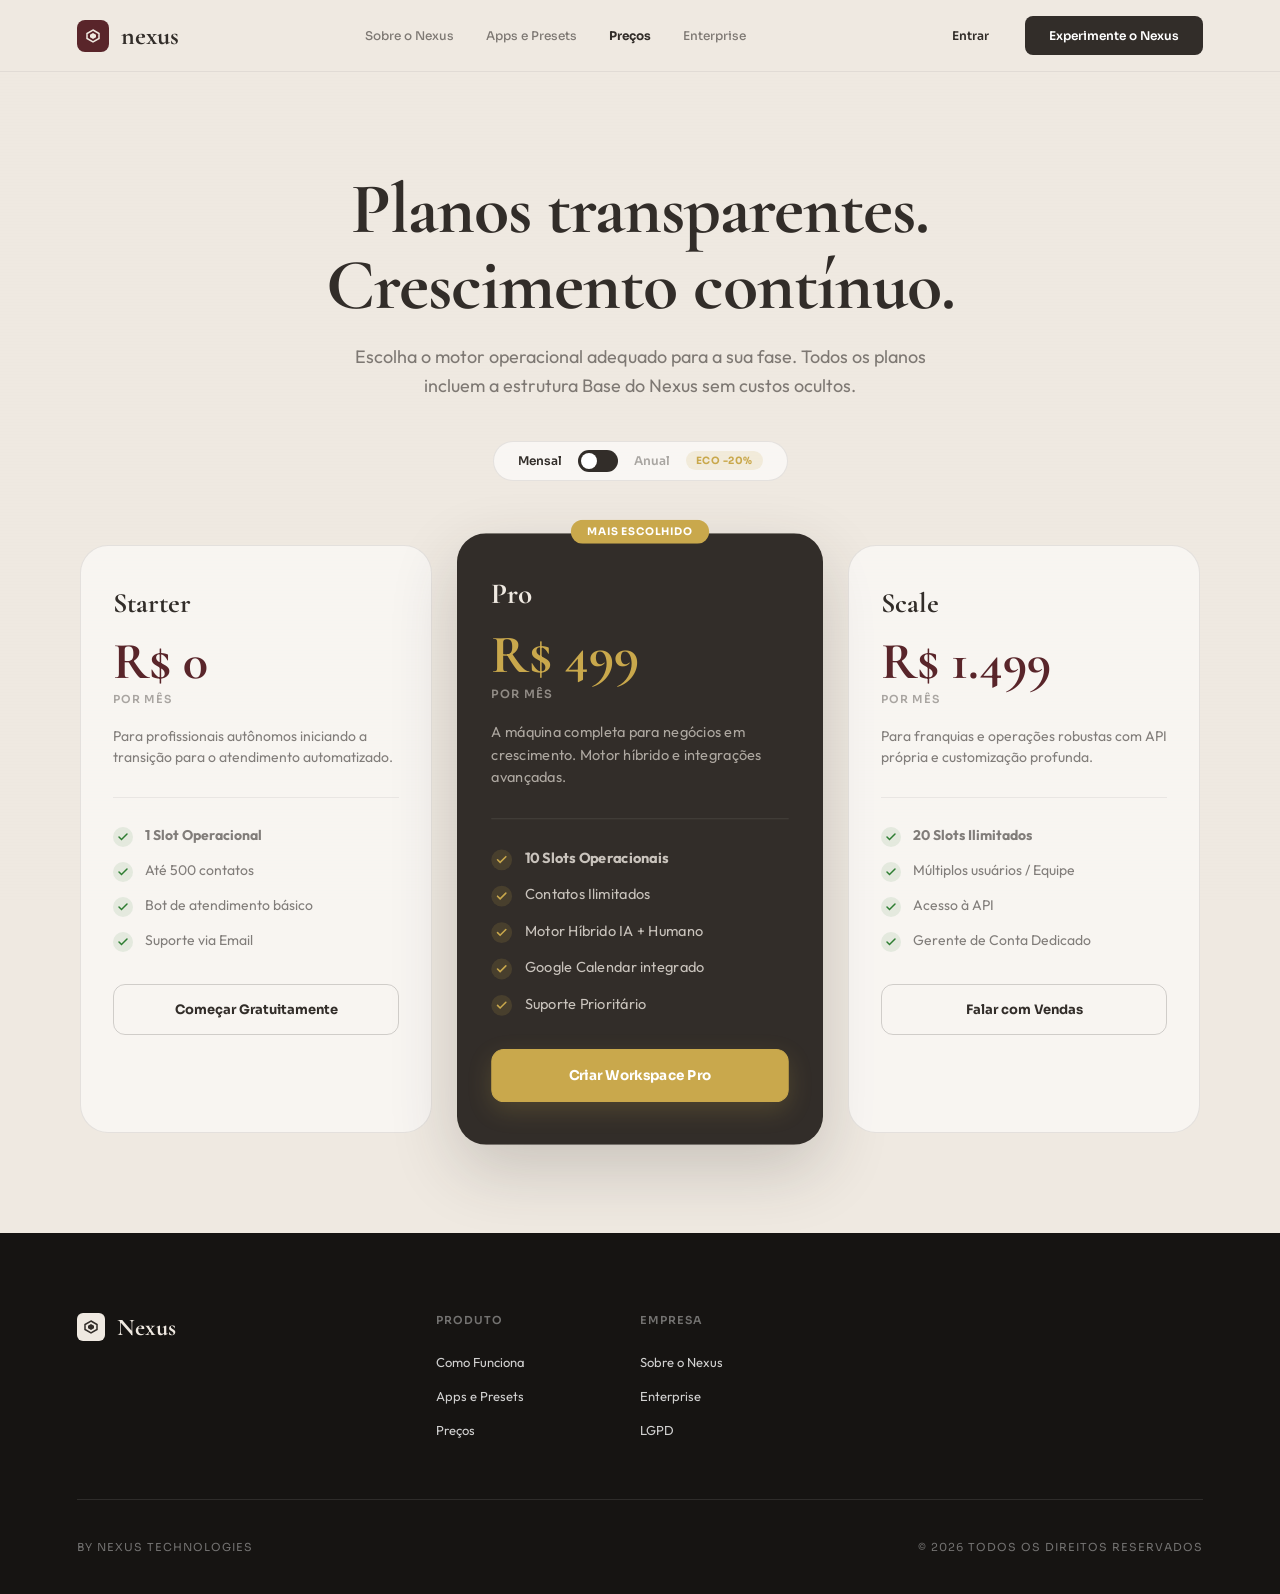
<file: pages/precos.html>
<!DOCTYPE html>
<html lang="pt-BR">
<head>
<meta charset="UTF-8">
<meta name="viewport" content="width=device-width, initial-scale=1.0">
<title>Nexus — Planos e Preços</title>
<meta name="description" content="Planos transparentes para o Nexus OS. Starter gratuito, Pro para crescimento, Scale para franquias.">
<link rel="stylesheet" href="../shared/globals.css">
<link href="https://fonts.googleapis.com/css2?family=Cormorant+Garamond:ital,wght@0,400;0,600;0,700;1,400&family=Outfit:wght@300;400;500;600;700&family=Sora:wght@400;600;700&display=swap" rel="stylesheet">
<style>
.pricing-header { text-align: center; padding: 100px 0 64px; }
.pricing-title { font-family: 'Cormorant Garamond', serif; font-size: clamp(48px, 6vw, 72px); font-weight: 700; color: var(--dk); line-height: 1.05; margin-bottom: 20px; letter-spacing: -1px; }
.pricing-subtitle { font-size: 18px; color: var(--dk60); max-width: 600px; margin: 0 auto 40px; line-height: 1.6; }
.billing-toggle { display: inline-flex; align-items: center; gap: 16px; background: rgba(255,255,255,.6); border: 1px solid rgba(50,45,41,.1); border-radius: 99px; padding: 8px 24px; cursor: pointer; transition: all .3s; }
.toggle-switch { width: 40px; height: 22px; border-radius: 99px; background: var(--dk); position: relative; transition: background .3s; }
.toggle-switch::after { content: ''; position: absolute; top: 3px; left: 3px; width: 16px; height: 16px; border-radius: 50%; background: #fff; transition: transform .3s; }
.billing-toggle.anual-active .toggle-switch { background: var(--wine); }
.billing-toggle.anual-active .toggle-switch::after { transform: translateX(18px); }
.toggle-lbl { font-family: 'Sora', sans-serif; font-size: 12px; font-weight: 600; color: var(--dk40); transition: color .2s; }
.toggle-lbl.active { color: var(--dk); }
.discount-badge { background: rgba(201,168,76,.15); color: var(--gold); font-family: 'Sora', sans-serif; font-size: 10px; font-weight: 700; padding: 3px 10px; border-radius: 20px; text-transform: uppercase; letter-spacing: 0.5px; }
.pricing-grid { display: grid; grid-template-columns: repeat(3, 1fr); gap: 32px; margin-bottom: 100px; }
.pricing-card { background: rgba(255,255,255,.55); border: 1px solid rgba(50,45,41,.1); border-radius: 28px; padding: 40px 32px; position: relative; transition: transform .3s, box-shadow .3s; }
.pricing-card:hover { transform: translateY(-4px); box-shadow: 0 20px 48px rgba(50,45,41,.08); }
.pricing-card.highlight { background: var(--dk); color: #EFE9E1; border-color: transparent; transform: scale(1.04); box-shadow: 0 24px 64px rgba(50,45,41,.2); }
.pricing-card.highlight:hover { transform: scale(1.04) translateY(-4px); }
.popular-badge { position: absolute; top: -14px; left: 50%; transform: translateX(-50%); background: var(--gold); color: #fff; font-family: 'Sora', sans-serif; font-size: 10px; font-weight: 700; padding: 5px 16px; border-radius: 20px; text-transform: uppercase; letter-spacing: 0.5px; white-space: nowrap; }
.plan-name { font-family: 'Cormorant Garamond', serif; font-size: 28px; font-weight: 700; margin-bottom: 16px; }
.plan-price { font-family: 'Cormorant Garamond', serif; font-size: 52px; font-weight: 700; line-height: 1; margin-bottom: 4px; color: var(--wine); }
.pricing-card.highlight .plan-price { color: var(--gold); }
.plan-period { font-family: 'Sora', sans-serif; font-size: 11px; font-weight: 600; color: var(--dk40); text-transform: uppercase; letter-spacing: 1px; margin-bottom: 20px; }
.pricing-card.highlight .plan-period { color: rgba(239,233,225,.5); }
.plan-desc { font-size: 14px; color: var(--dk60); line-height: 1.55; margin-bottom: 28px; padding-bottom: 28px; border-bottom: 1px solid var(--dk07); }
.pricing-card.highlight .plan-desc { color: rgba(239,233,225,.65); border-bottom-color: rgba(239,233,225,.1); }
.feature-list { list-style: none; display: flex; flex-direction: column; gap: 14px; margin-bottom: 32px; }
.feature-list li { display: flex; align-items: flex-start; gap: 12px; font-size: 14px; color: var(--dk60); line-height: 1.4; }
.pricing-card.highlight .feature-list li { color: rgba(239,233,225,.8); }
.check-icon { width: 20px; height: 20px; border-radius: 50%; display: flex; align-items: center; justify-content: center; flex-shrink: 0; margin-top: 1px; }
.pricing-card:not(.highlight) .check-icon { background: rgba(46,125,50,.1); color: #2e7d32; }
.pricing-card.highlight .check-icon { background: rgba(201,168,76,.15); color: var(--gold); }
.btn-plan { width: 100%; padding: 16px; border-radius: 12px; font-family: 'Sora', sans-serif; font-size: 13px; font-weight: 700; text-align: center; cursor: pointer; transition: all .2s; border: 1px solid; }
.btn-plan-outline { background: transparent; border-color: var(--dk20); color: var(--dk); }
.btn-plan-outline:hover { background: #fff; border-color: var(--dk); }
.btn-plan-solid { background: var(--gold); border-color: var(--gold); color: #fff; box-shadow: 0 8px 24px rgba(201,168,76,.2); }
.btn-plan-solid:hover { transform: translateY(-2px); box-shadow: 0 12px 32px rgba(201,168,76,.4); }
@media (max-width: 1024px) { .pricing-grid { grid-template-columns: 1fr; max-width: 500px; margin: 0 auto 100px; } .pricing-card.highlight { transform: scale(1); } }
@media (max-width: 768px) { .pricing-title { font-size: 40px; } }
</style>
</head>
<body>
<div class="brushed"></div>
<nav class="inst-nav">
  <a href="index.html" class="nav-brand">
    <div class="icon"><svg width="14" height="14" viewBox="0 0 14 14" fill="none"><polygon points="7,1 13,4.5 13,9.5 7,13 1,9.5 1,4.5" stroke="#EFE9E1" stroke-width="1.5" fill="none"/><polygon points="7,4 10,5.75 10,8.25 7,10 4,8.25 4,5.75" fill="#EFE9E1"/></svg></div>
    <span class="name">nexus</span>
  </a>
  <div class="nav-links">
    <a href="sobre.html" style="font-family:'Sora',sans-serif;font-size:12px;font-weight:500;color:var(--dk60);text-decoration:none;">Sobre o Nexus</a>
    <a href="presets.html" style="font-family:'Sora',sans-serif;font-size:12px;font-weight:500;color:var(--dk60);text-decoration:none;">Apps e Presets</a>
    <a href="precos.html" style="font-family:'Sora',sans-serif;font-size:12px;font-weight:500;color:var(--dk);text-decoration:none;font-weight:700;">Preços</a>
    <a href="vendas.html" style="font-family:'Sora',sans-serif;font-size:12px;font-weight:500;color:var(--dk60);text-decoration:none;">Enterprise</a>
  </div>
  <div class="nav-actions">
    <a href="login.html" class="btn-login">Entrar</a>
    <a href="login.html#signup" class="btn-cta">Experimente o Nexus</a>
  </div>
</nav>

<main class="container">
  <section class="pricing-header">
    <h1 class="pricing-title">Planos transparentes.<br>Crescimento contínuo.</h1>
    <p class="pricing-subtitle">Escolha o motor operacional adequado para a sua fase. Todos os planos incluem a estrutura Base do Nexus sem custos ocultos.</p>
    <div class="billing-toggle" onclick="toggleBilling(this)">
      <span class="toggle-lbl active" id="lbl-mensal">Mensal</span>
      <div class="toggle-switch"></div>
      <span class="toggle-lbl" id="lbl-anual">Anual</span>
      <span class="discount-badge">Eco -20%</span>
    </div>
  </section>

  <section class="pricing-grid">
    <div class="pricing-card">
      <h3 class="plan-name">Starter</h3>
      <div class="plan-price">R$ 0</div>
      <div class="plan-period">por mês</div>
      <p class="plan-desc">Para profissionais autônomos iniciando a transição para o atendimento automatizado.</p>
      <ul class="feature-list">
        <li><div class="check-icon"><svg width="12" height="12" viewBox="0 0 24 24" fill="none" stroke="currentColor" stroke-width="3" stroke-linecap="round"><polyline points="20 6 9 17 4 12"></polyline></svg></div><span><strong>1 Slot Operacional</strong></span></li>
        <li><div class="check-icon"><svg width="12" height="12" viewBox="0 0 24 24" fill="none" stroke="currentColor" stroke-width="3" stroke-linecap="round"><polyline points="20 6 9 17 4 12"></polyline></svg></div><span>Até 500 contatos</span></li>
        <li><div class="check-icon"><svg width="12" height="12" viewBox="0 0 24 24" fill="none" stroke="currentColor" stroke-width="3" stroke-linecap="round"><polyline points="20 6 9 17 4 12"></polyline></svg></div><span>Bot de atendimento básico</span></li>
        <li><div class="check-icon"><svg width="12" height="12" viewBox="0 0 24 24" fill="none" stroke="currentColor" stroke-width="3" stroke-linecap="round"><polyline points="20 6 9 17 4 12"></polyline></svg></div><span>Suporte via Email</span></li>
      </ul>
      <button class="btn-plan btn-plan-outline" onclick="window.location.href='login.html#signup'">Começar Gratuitamente</button>
    </div>

    <div class="pricing-card highlight">
      <div class="popular-badge">Mais Escolhido</div>
      <h3 class="plan-name">Pro</h3>
      <div class="plan-price">R$ 499</div>
      <div class="plan-period">por mês</div>
      <p class="plan-desc">A máquina completa para negócios em crescimento. Motor híbrido e integrações avançadas.</p>
      <ul class="feature-list">
        <li><div class="check-icon"><svg width="12" height="12" viewBox="0 0 24 24" fill="none" stroke="currentColor" stroke-width="3" stroke-linecap="round"><polyline points="20 6 9 17 4 12"></polyline></svg></div><span><strong>10 Slots Operacionais</strong></span></li>
        <li><div class="check-icon"><svg width="12" height="12" viewBox="0 0 24 24" fill="none" stroke="currentColor" stroke-width="3" stroke-linecap="round"><polyline points="20 6 9 17 4 12"></polyline></svg></div><span>Contatos Ilimitados</span></li>
        <li><div class="check-icon"><svg width="12" height="12" viewBox="0 0 24 24" fill="none" stroke="currentColor" stroke-width="3" stroke-linecap="round"><polyline points="20 6 9 17 4 12"></polyline></svg></div><span>Motor Híbrido IA + Humano</span></li>
        <li><div class="check-icon"><svg width="12" height="12" viewBox="0 0 24 24" fill="none" stroke="currentColor" stroke-width="3" stroke-linecap="round"><polyline points="20 6 9 17 4 12"></polyline></svg></div><span>Google Calendar integrado</span></li>
        <li><div class="check-icon"><svg width="12" height="12" viewBox="0 0 24 24" fill="none" stroke="currentColor" stroke-width="3" stroke-linecap="round"><polyline points="20 6 9 17 4 12"></polyline></svg></div><span>Suporte Prioritário</span></li>
      </ul>
      <button class="btn-plan btn-plan-solid" onclick="window.location.href='login.html#signup'">Criar Workspace Pro</button>
    </div>

    <div class="pricing-card">
      <h3 class="plan-name">Scale</h3>
      <div class="plan-price">R$ 1.499</div>
      <div class="plan-period">por mês</div>
      <p class="plan-desc">Para franquias e operações robustas com API própria e customização profunda.</p>
      <ul class="feature-list">
        <li><div class="check-icon"><svg width="12" height="12" viewBox="0 0 24 24" fill="none" stroke="currentColor" stroke-width="3" stroke-linecap="round"><polyline points="20 6 9 17 4 12"></polyline></svg></div><span><strong>20 Slots Ilimitados</strong></span></li>
        <li><div class="check-icon"><svg width="12" height="12" viewBox="0 0 24 24" fill="none" stroke="currentColor" stroke-width="3" stroke-linecap="round"><polyline points="20 6 9 17 4 12"></polyline></svg></div><span>Múltiplos usuários / Equipe</span></li>
        <li><div class="check-icon"><svg width="12" height="12" viewBox="0 0 24 24" fill="none" stroke="currentColor" stroke-width="3" stroke-linecap="round"><polyline points="20 6 9 17 4 12"></polyline></svg></div><span>Acesso à API</span></li>
        <li><div class="check-icon"><svg width="12" height="12" viewBox="0 0 24 24" fill="none" stroke="currentColor" stroke-width="3" stroke-linecap="round"><polyline points="20 6 9 17 4 12"></polyline></svg></div><span>Gerente de Conta Dedicado</span></li>
      </ul>
      <button class="btn-plan btn-plan-outline" onclick="window.location.href='vendas.html'">Falar com Vendas</button>
    </div>
  </section>
</main>

<footer class="mega-footer">
  <div class="footer-grid">
    <div class="footer-brand"><div class="f-brand-logo"><div class="icon"><svg width="14" height="14" viewBox="0 0 14 14" fill="none"><polygon points="7,1 13,4.5 13,9.5 7,13 1,9.5 1,4.5" stroke="#322D29" stroke-width="1.5" fill="none"/><polygon points="7,4 10,5.75 10,8.25 7,10 4,8.25 4,5.75" fill="#322D29"/></svg></div><span class="name">Nexus</span></div></div>
    <div class="footer-col"><h4>Produto</h4><ul><li><a href="sobre.html">Como Funciona</a></li><li><a href="presets.html">Apps e Presets</a></li><li><a href="precos.html">Preços</a></li></ul></div>
    <div class="footer-col"><h4>Empresa</h4><ul><li><a href="sobre.html">Sobre o Nexus</a></li><li><a href="vendas.html">Enterprise</a></li><li><a href="lgpd.html">LGPD</a></li></ul></div>
  </div>
  <div class="footer-bottom"><span>BY NEXUS TECHNOLOGIES</span><span>© 2026 TODOS OS DIREITOS RESERVADOS</span></div>
</footer>
<script>
function toggleBilling(el){ el.classList.toggle('anual-active'); document.getElementById('lbl-mensal').classList.toggle('active'); document.getElementById('lbl-anual').classList.toggle('active'); }
</script>
</body>
</html>
</file>
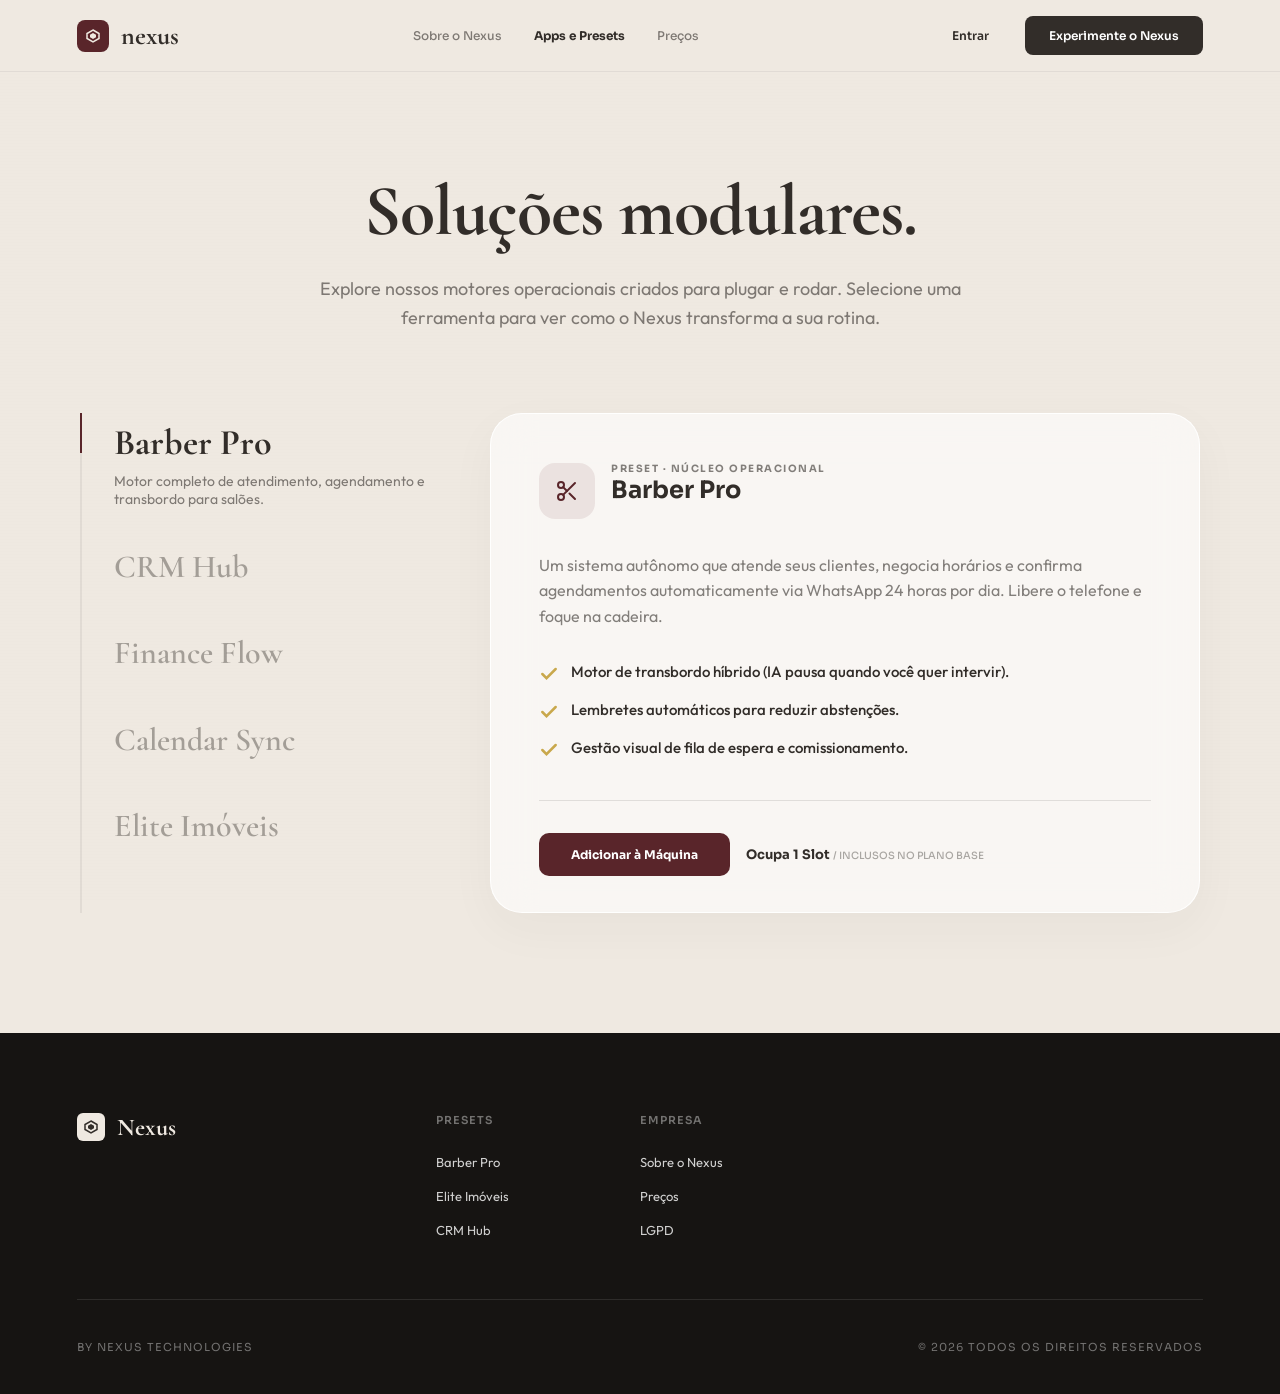
<file: pages/presets.html>
<!DOCTYPE html>
<html lang="pt-BR">
<head>
<meta charset="UTF-8">
<meta name="viewport" content="width=device-width, initial-scale=1.0">
<title>Nexus — Apps e Presets</title>
<meta name="description" content="Explore os motores operacionais do Nexus. Barber Pro, CRM Hub, Finance Flow e mais.">
<link rel="stylesheet" href="../shared/globals.css">
<link href="https://fonts.googleapis.com/css2?family=Cormorant+Garamond:ital,wght@0,400;0,600;0,700;1,400&family=Outfit:wght@300;400;500;600;700&family=Sora:wght@400;600;700&display=swap" rel="stylesheet">
<style>
.solutions-header { padding: 100px 0 80px; text-align: center; }
.solutions-title { font-family: 'Cormorant Garamond', serif; font-size: clamp(48px, 6vw, 72px); font-weight: 700; color: var(--dk); line-height: 1.1; margin-bottom: 24px; letter-spacing: -1px; }
.solutions-subtitle { font-size: 18px; color: var(--dk60); max-width: 650px; margin: 0 auto; line-height: 1.6; }
.showcase-layout { display: flex; gap: 60px; margin-bottom: 120px; min-height: 500px; }
.showcase-nav { flex: 0 0 350px; display: flex; flex-direction: column; gap: 24px; border-left: 2px solid var(--dk07); padding-left: 32px; position: relative; }
.nav-indicator { position: absolute; left: -2px; top: 0; width: 2px; height: 40px; background: var(--wine); transition: transform 0.3s cubic-bezier(0.4,0,0.2,1); }
.tab-btn { background: none; border: none; text-align: left; cursor: pointer; padding: 8px 0; outline: none; }
.tab-title { font-family: 'Cormorant Garamond', serif; font-size: 32px; font-weight: 600; color: var(--dk40); transition: all 0.3s; line-height: 1.2; }
.tab-desc { font-family: 'Outfit', sans-serif; font-size: 14px; color: var(--dk40); height: 0; overflow: hidden; opacity: 0; transition: all 0.3s; margin-top: 8px; }
.tab-btn.active .tab-title { color: var(--dk); font-size: 36px; font-weight: 700; }
.tab-btn.active .tab-desc { height: auto; opacity: 1; color: var(--dk60); }
.showcase-stage { flex: 1; position: relative; min-height: 500px; }
.showcase-panel { position: absolute; inset: 0; background: rgba(255,255,255,.6); border: 1px solid rgba(255,255,255,.9); border-radius: 32px; padding: 48px; backdrop-filter: blur(20px); box-shadow: 0 16px 48px rgba(50,45,41,.04); opacity: 0; pointer-events: none; transform: translateY(20px); transition: all 0.4s cubic-bezier(0.4,0,0.2,1); display: flex; flex-direction: column; }
.showcase-panel.active { opacity: 1; pointer-events: auto; transform: translateY(0); }
.panel-header { display: flex; align-items: center; gap: 16px; margin-bottom: 32px; }
.panel-icon { width: 56px; height: 56px; border-radius: 16px; display: flex; align-items: center; justify-content: center; }
.icon-wine { background: rgba(114,56,61,.1); color: var(--wine); }
.icon-gold { background: rgba(201,168,76,.15); color: var(--gold); }
.icon-dark { background: rgba(50,45,41,.08); color: var(--dk); }
.panel-tag { font-family: 'Sora', sans-serif; font-size: 10px; font-weight: 700; text-transform: uppercase; letter-spacing: 1.5px; color: var(--dk60); }
.panel-title { font-family: 'Sora', sans-serif; font-size: 24px; font-weight: 700; color: var(--dk); margin-bottom: 16px; }
.panel-desc { font-size: 16px; color: var(--dk60); line-height: 1.6; margin-bottom: 32px; }
.panel-features { list-style: none; display: flex; flex-direction: column; gap: 16px; margin-bottom: auto; }
.panel-features li { display: flex; align-items: flex-start; gap: 12px; font-size: 15px; color: var(--dk); font-weight: 500; }
.check-icon { width: 20px; height: 20px; display: flex; align-items: center; justify-content: center; color: var(--gold); flex-shrink: 0; margin-top: 2px; }
.panel-actions { display: flex; align-items: center; gap: 16px; margin-top: 40px; padding-top: 32px; border-top: 1px solid var(--dk12); }
.price-tag { font-family: 'Sora', sans-serif; font-size: 13px; font-weight: 700; color: var(--dk); }
.price-tag span { font-size: 10px; font-weight: 500; color: var(--dk40); text-transform: uppercase; }
@media (max-width: 900px) { .showcase-layout { flex-direction: column; } .showcase-nav { flex: none; flex-direction: row; overflow-x: auto; border-left: none; border-bottom: 2px solid var(--dk07); padding-left: 0; padding-bottom: 16px; } .showcase-stage { min-height: 500px; } .showcase-panel { position: static; display: none; } .showcase-panel.active { display: flex; } }
</style>
</head>
<body>
<div class="brushed"></div>
<nav class="inst-nav">
  <a href="index.html" class="nav-brand">
    <div class="icon"><svg width="14" height="14" viewBox="0 0 14 14" fill="none"><polygon points="7,1 13,4.5 13,9.5 7,13 1,9.5 1,4.5" stroke="#EFE9E1" stroke-width="1.5" fill="none"/><polygon points="7,4 10,5.75 10,8.25 7,10 4,8.25 4,5.75" fill="#EFE9E1"/></svg></div>
    <span class="name">nexus</span>
  </a>
  <div class="nav-links">
    <a href="sobre.html" style="font-family:'Sora',sans-serif;font-size:12px;font-weight:500;color:var(--dk60);text-decoration:none;">Sobre o Nexus</a>
    <a href="presets.html" style="font-family:'Sora',sans-serif;font-size:12px;font-weight:700;color:var(--dk);text-decoration:none;">Apps e Presets</a>
    <a href="precos.html" style="font-family:'Sora',sans-serif;font-size:12px;font-weight:500;color:var(--dk60);text-decoration:none;">Preços</a>
  </div>
  <div class="nav-actions">
    <a href="login.html" class="btn-login">Entrar</a>
    <a href="login.html#signup" class="btn-cta">Experimente o Nexus</a>
  </div>
</nav>

<main class="container">
  <section class="solutions-header">
    <h1 class="solutions-title">Soluções modulares.</h1>
    <p class="solutions-subtitle">Explore nossos motores operacionais criados para plugar e rodar. Selecione uma ferramenta para ver como o Nexus transforma a sua rotina.</p>
  </section>

  <section class="showcase-layout">
    <div class="showcase-nav" id="tab-nav">
      <div class="nav-indicator" id="indicator"></div>
      <button class="tab-btn active" onclick="switchTab(0,'barber')"><div class="tab-title">Barber Pro</div><div class="tab-desc">Motor completo de atendimento, agendamento e transbordo para salões.</div></button>
      <button class="tab-btn" onclick="switchTab(1,'crm')"><div class="tab-title">CRM Hub</div><div class="tab-desc">Diretório inteligente que classifica leads e calcula LTV em tempo real.</div></button>
      <button class="tab-btn" onclick="switchTab(2,'finance')"><div class="tab-title">Finance Flow</div><div class="tab-desc">Automatização de cobranças via Pix e relatórios de DRE simplificados.</div></button>
      <button class="tab-btn" onclick="switchTab(3,'calendar')"><div class="tab-title">Calendar Sync</div><div class="tab-desc">Sincronização nativa e instantânea com a sua agenda pessoal Google.</div></button>
      <button class="tab-btn" onclick="switchTab(4,'imoveis')"><div class="tab-title">Elite Imóveis</div><div class="tab-desc">Pipeline de negociações, visitas e matching automático para imobiliárias.</div></button>
    </div>

    <div class="showcase-stage">
      <div class="showcase-panel active" id="panel-barber">
        <div class="panel-header"><div class="panel-icon icon-wine"><svg width="24" height="24" viewBox="0 0 24 24" fill="none" stroke="currentColor" stroke-width="2" stroke-linecap="round"><circle cx="6" cy="6" r="3"/><circle cx="6" cy="18" r="3"/><line x1="20" y1="4" x2="8.12" y2="15.88"/><line x1="14.47" y1="14.48" x2="20" y2="20"/><line x1="8.12" y1="8.12" x2="12" y2="12"/></svg></div><div><div class="panel-tag">Preset · Núcleo Operacional</div><h2 class="panel-title">Barber Pro</h2></div></div>
        <p class="panel-desc">Um sistema autônomo que atende seus clientes, negocia horários e confirma agendamentos automaticamente via WhatsApp 24 horas por dia. Libere o telefone e foque na cadeira.</p>
        <ul class="panel-features">
          <li><div class="check-icon"><svg viewBox="0 0 24 24" fill="none" stroke="currentColor" stroke-width="3" stroke-linecap="round"><polyline points="20 6 9 17 4 12"/></svg></div>Motor de transbordo híbrido (IA pausa quando você quer intervir).</li>
          <li><div class="check-icon"><svg viewBox="0 0 24 24" fill="none" stroke="currentColor" stroke-width="3" stroke-linecap="round"><polyline points="20 6 9 17 4 12"/></svg></div>Lembretes automáticos para reduzir abstenções.</li>
          <li><div class="check-icon"><svg viewBox="0 0 24 24" fill="none" stroke="currentColor" stroke-width="3" stroke-linecap="round"><polyline points="20 6 9 17 4 12"/></svg></div>Gestão visual de fila de espera e comissionamento.</li>
        </ul>
        <div class="panel-actions"><a href="login.html#signup" class="btn-solid">Adicionar à Máquina</a><div class="price-tag">Ocupa 1 Slot <span>/ Inclusos no Plano Base</span></div></div>
      </div>

      <div class="showcase-panel" id="panel-crm">
        <div class="panel-header"><div class="panel-icon icon-dark"><svg width="24" height="24" viewBox="0 0 24 24" fill="none" stroke="currentColor" stroke-width="2" stroke-linecap="round"><path d="M17 21v-2a4 4 0 0 0-4-4H5a4 4 0 0 0-4 4v2"/><circle cx="9" cy="7" r="4"/><path d="M23 21v-2a4 4 0 0 0-3-3.87M16 3.13a4 4 0 0 1 0 7.75"/></svg></div><div><div class="panel-tag">App · Extensão de Gestão</div><h2 class="panel-title">CRM Hub</h2></div></div>
        <p class="panel-desc">Transforme cada interação do WhatsApp em um banco de dados organizado. Saiba exatamente quem são seus melhores clientes e quando eles devem voltar.</p>
        <ul class="panel-features">
          <li><div class="check-icon"><svg viewBox="0 0 24 24" fill="none" stroke="currentColor" stroke-width="3" stroke-linecap="round"><polyline points="20 6 9 17 4 12"/></svg></div>Criação automática de perfis com histórico de mensagens.</li>
          <li><div class="check-icon"><svg viewBox="0 0 24 24" fill="none" stroke="currentColor" stroke-width="3" stroke-linecap="round"><polyline points="20 6 9 17 4 12"/></svg></div>Classificação inteligente (VIP, Em Risco, Inativo).</li>
          <li><div class="check-icon"><svg viewBox="0 0 24 24" fill="none" stroke="currentColor" stroke-width="3" stroke-linecap="round"><polyline points="20 6 9 17 4 12"/></svg></div>Cálculo de LTV em tempo real.</li>
        </ul>
        <div class="panel-actions"><a href="login.html#signup" class="btn-solid">Adicionar à Máquina</a><div class="price-tag">Ocupa 1 Slot <span>/ Instalação Imediata</span></div></div>
      </div>

      <div class="showcase-panel" id="panel-finance">
        <div class="panel-header"><div class="panel-icon icon-gold"><svg width="24" height="24" viewBox="0 0 24 24" fill="none" stroke="currentColor" stroke-width="2" stroke-linecap="round"><line x1="12" y1="1" x2="12" y2="23"/><path d="M17 5H9.5a3.5 3.5 0 0 0 0 7h5a3.5 3.5 0 0 1 0 7H6"/></svg></div><div><div class="panel-tag">App · Módulo Financeiro</div><h2 class="panel-title">Finance Flow</h2></div></div>
        <p class="panel-desc">O caixa do seu negócio sob controle automático. Gere links de pagamento, acompanhe recebimentos via PIX e tenha um painel claro de entradas e saídas.</p>
        <ul class="panel-features">
          <li><div class="check-icon"><svg viewBox="0 0 24 24" fill="none" stroke="currentColor" stroke-width="3" stroke-linecap="round"><polyline points="20 6 9 17 4 12"/></svg></div>Lembretes e links de cobrança automáticos.</li>
          <li><div class="check-icon"><svg viewBox="0 0 24 24" fill="none" stroke="currentColor" stroke-width="3" stroke-linecap="round"><polyline points="20 6 9 17 4 12"/></svg></div>Painel com projeção de fluxo de caixa mensal.</li>
          <li><div class="check-icon"><svg viewBox="0 0 24 24" fill="none" stroke="currentColor" stroke-width="3" stroke-linecap="round"><polyline points="20 6 9 17 4 12"/></svg></div>Conciliação para repasse de comissões.</li>
        </ul>
        <div class="panel-actions"><a href="login.html#signup" class="btn-solid">Adicionar à Máquina</a><div class="price-tag">Ocupa 1 Slot <span>/ Instalação Imediata</span></div></div>
      </div>

      <div class="showcase-panel" id="panel-calendar">
        <div class="panel-header"><div class="panel-icon icon-wine"><svg width="24" height="24" viewBox="0 0 24 24" fill="none" stroke="currentColor" stroke-width="2" stroke-linecap="round"><rect x="3" y="4" width="18" height="18" rx="2"/><line x1="16" y1="2" x2="16" y2="6"/><line x1="8" y1="2" x2="8" y2="6"/><line x1="3" y1="10" x2="21" y2="10"/></svg></div><div><div class="panel-tag">Integração · Conector Nativo</div><h2 class="panel-title">G-Calendar Sync</h2></div></div>
        <p class="panel-desc">Seu Nexus conectado diretamente à agenda do celular. Sincronização bidirecional que impede o robô de marcar clientes em horários bloqueados manualmente.</p>
        <ul class="panel-features">
          <li><div class="check-icon"><svg viewBox="0 0 24 24" fill="none" stroke="currentColor" stroke-width="3" stroke-linecap="round"><polyline points="20 6 9 17 4 12"/></svg></div>Respeita bloqueios de horário e pausas configuradas.</li>
          <li><div class="check-icon"><svg viewBox="0 0 24 24" fill="none" stroke="currentColor" stroke-width="3" stroke-linecap="round"><polyline points="20 6 9 17 4 12"/></svg></div>Adiciona nome e telefone do cliente no evento.</li>
          <li><div class="check-icon"><svg viewBox="0 0 24 24" fill="none" stroke="currentColor" stroke-width="3" stroke-linecap="round"><polyline points="20 6 9 17 4 12"/></svg></div>Atualiza instantaneamente em cancelamentos.</li>
        </ul>
        <div class="panel-actions"><a href="sobre.html" class="btn-solid">Ver Documentação</a><div class="price-tag">0 Slots <span>/ Já Incluso</span></div></div>
      </div>

      <div class="showcase-panel" id="panel-imoveis">
        <div class="panel-header"><div class="panel-icon icon-gold"><svg width="24" height="24" viewBox="0 0 24 24" fill="none" stroke="currentColor" stroke-width="2" stroke-linecap="round"><path d="M3 9l9-7 9 7v11a2 2 0 0 1-2 2H5a2 2 0 0 1-2-2z"/><polyline points="9,22 9,12 15,12 15,22"/></svg></div><div><div class="panel-tag">Preset · Imobiliária</div><h2 class="panel-title">Elite Imóveis</h2></div></div>
        <p class="panel-desc">Pipeline completo de captação, qualificação e fechamento para imobiliárias. O bot qualifica leads, faz matching com imóveis e agenda visitas automaticamente.</p>
        <ul class="panel-features">
          <li><div class="check-icon"><svg viewBox="0 0 24 24" fill="none" stroke="currentColor" stroke-width="3" stroke-linecap="round"><polyline points="20 6 9 17 4 12"/></svg></div>Matching automático lead × imóvel por perfil e budget.</li>
          <li><div class="check-icon"><svg viewBox="0 0 24 24" fill="none" stroke="currentColor" stroke-width="3" stroke-linecap="round"><polyline points="20 6 9 17 4 12"/></svg></div>Pipeline Kanban com status de negociação em tempo real.</li>
          <li><div class="check-icon"><svg viewBox="0 0 24 24" fill="none" stroke="currentColor" stroke-width="3" stroke-linecap="round"><polyline points="20 6 9 17 4 12"/></svg></div>Follow-up automático e reativação de leads inativos.</li>
        </ul>
        <div class="panel-actions"><a href="login.html#signup" class="btn-solid">Adicionar à Máquina</a><div class="price-tag">Ocupa 1 Slot <span>/ Instalação Imediata</span></div></div>
      </div>
    </div>
  </section>
</main>

<footer class="mega-footer">
  <div class="footer-grid">
    <div class="footer-brand"><div class="f-brand-logo"><div class="icon"><svg width="14" height="14" viewBox="0 0 14 14" fill="none"><polygon points="7,1 13,4.5 13,9.5 7,13 1,9.5 1,4.5" stroke="#322D29" stroke-width="1.5" fill="none"/><polygon points="7,4 10,5.75 10,8.25 7,10 4,8.25 4,5.75" fill="#322D29"/></svg></div><span class="name">Nexus</span></div></div>
    <div class="footer-col"><h4>Presets</h4><ul><li><a href="presets.html">Barber Pro</a></li><li><a href="presets.html">Elite Imóveis</a></li><li><a href="presets.html">CRM Hub</a></li></ul></div>
    <div class="footer-col"><h4>Empresa</h4><ul><li><a href="sobre.html">Sobre o Nexus</a></li><li><a href="precos.html">Preços</a></li><li><a href="lgpd.html">LGPD</a></li></ul></div>
  </div>
  <div class="footer-bottom"><span>BY NEXUS TECHNOLOGIES</span><span>© 2026 TODOS OS DIREITOS RESERVADOS</span></div>
</footer>
<script>
function switchTab(index, panelId) {
  document.querySelectorAll('.tab-btn').forEach(b => b.classList.remove('active'));
  document.querySelectorAll('.tab-btn')[index].classList.add('active');
  const offset = document.querySelectorAll('.tab-btn')[index].offsetTop;
  if(window.innerWidth > 900) document.getElementById('indicator').style.transform = `translateY(${offset}px)`;
  document.querySelectorAll('.showcase-panel').forEach(p => p.classList.remove('active'));
  document.getElementById('panel-' + panelId).classList.add('active');
}
</script>
</body>
</html>
</file>
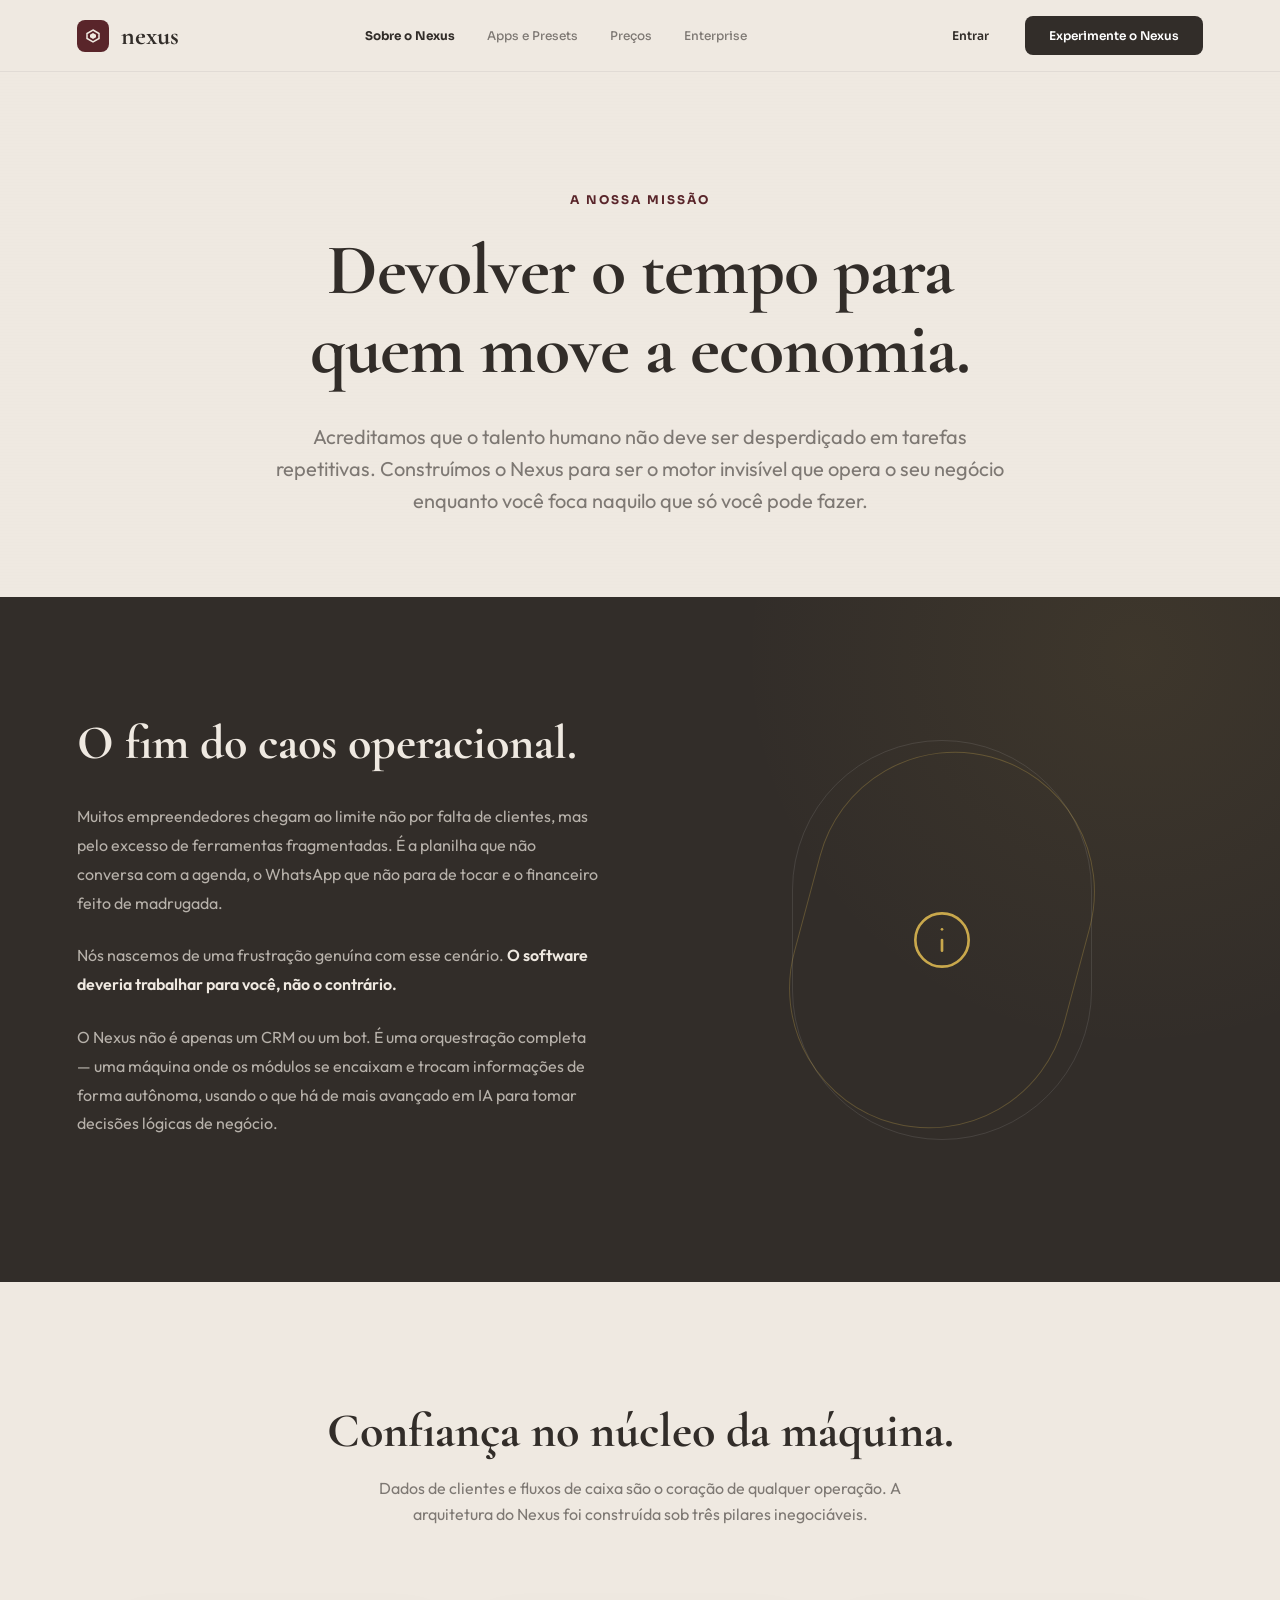
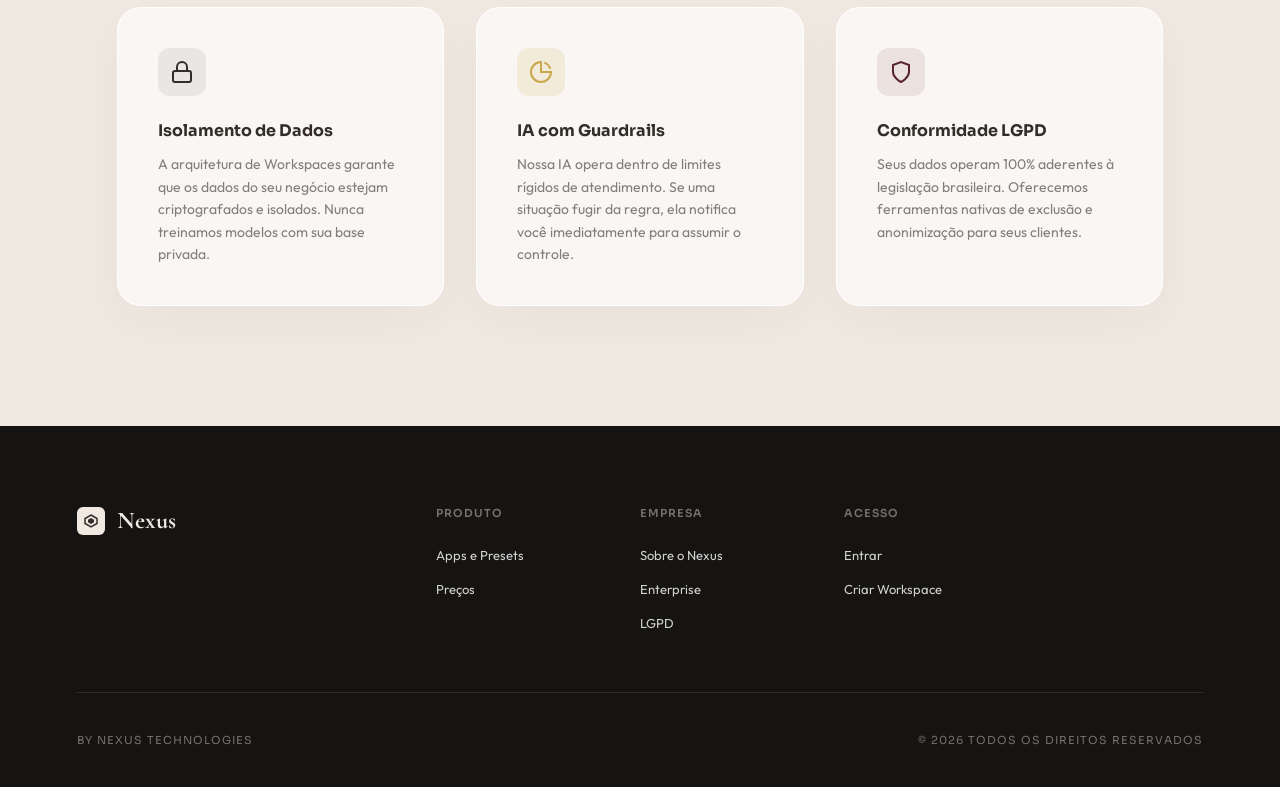
<file: pages/sobre.html>
<!DOCTYPE html>
<html lang="pt-BR">
<head>
<meta charset="UTF-8">
<meta name="viewport" content="width=device-width, initial-scale=1.0">
<title>Nexus — Sobre a Empresa</title>
<meta name="description" content="Conheça a missão do Nexus: devolver o tempo para quem move a economia.">
<link rel="stylesheet" href="../shared/globals.css">
<link href="https://fonts.googleapis.com/css2?family=Cormorant+Garamond:ital,wght@0,400;0,600;0,700;1,400&family=Outfit:wght@300;400;500;600;700&family=Sora:wght@400;600;700&display=swap" rel="stylesheet">
<style>
.about-hero { padding: 120px 6% 80px; text-align: center; max-width: 900px; margin: 0 auto; }
.hero-eyebrow { font-family: 'Sora', sans-serif; font-size: 12px; font-weight: 700; color: var(--wine); text-transform: uppercase; letter-spacing: 2px; margin-bottom: 24px; display: block; }
.about-hero h1 { font-family: 'Cormorant Garamond', serif; font-size: clamp(48px, 6vw, 72px); font-weight: 700; color: var(--dk); line-height: 1.1; margin-bottom: 32px; letter-spacing: -1px; }
.about-hero p { font-size: 20px; color: var(--dk60); line-height: 1.6; }
.manifesto-section { background: var(--dk); color: #EFE9E1; padding: 120px 6%; position: relative; overflow: hidden; }
.manifesto-section::before { content: ''; position: absolute; top: -50%; right: -20%; width: 800px; height: 800px; background: radial-gradient(circle, rgba(201,168,76,0.08) 0%, transparent 70%); pointer-events: none; }
.manifesto-container { max-width: 1200px; margin: 0 auto; display: grid; grid-template-columns: 1fr 1fr; gap: 80px; align-items: center; }
.manifesto-text h2 { font-family: 'Cormorant Garamond', serif; font-size: 48px; font-weight: 700; margin-bottom: 32px; line-height: 1.1; }
.manifesto-text p { font-size: 16px; color: rgba(239,233,225,.7); line-height: 1.8; margin-bottom: 24px; }
.manifesto-text p strong { color: #EFE9E1; font-weight: 600; }
.manifesto-visual { display: flex; align-items: center; justify-content: center; }
.abstract-shape { width: 300px; height: 400px; border: 1px solid rgba(255,255,255,0.1); border-radius: 200px; display: flex; align-items: center; justify-content: center; position: relative; }
.abstract-shape::after { content: ''; position: absolute; width: 280px; height: 380px; border: 1px solid rgba(201,168,76,0.3); border-radius: 200px; transform: rotate(15deg); transition: transform 0.5s; }
.abstract-shape:hover::after { transform: rotate(0deg); border-color: var(--gold); }
.security-section { padding: 120px 6%; max-width: 1200px; margin: 0 auto; }
.sec-header { text-align: center; margin-bottom: 80px; }
.sec-header h2 { font-family: 'Cormorant Garamond', serif; font-size: 48px; font-weight: 700; color: var(--dk); margin-bottom: 16px; }
.sec-header p { font-size: 16px; color: var(--dk60); max-width: 600px; margin: 0 auto; line-height: 1.6; }
.security-grid { display: grid; grid-template-columns: repeat(3, 1fr); gap: 32px; }
.sec-card { background: rgba(255,255,255,.6); border: 1px solid rgba(255,255,255,.9); border-radius: 24px; padding: 40px; backdrop-filter: blur(20px); box-shadow: 0 16px 48px rgba(50,45,41,.04); transition: transform .3s; }
.sec-card:hover { transform: translateY(-8px); border-color: var(--wine); }
.sec-icon { width: 48px; height: 48px; border-radius: 12px; display: flex; align-items: center; justify-content: center; margin-bottom: 24px; }
.icon-shield { background: rgba(114,56,61,.1); color: var(--wine); }
.icon-brain  { background: rgba(201,168,76,.15); color: var(--gold); }
.icon-lock   { background: rgba(50,45,41,.08);  color: var(--dk); }
.sec-title { font-family: 'Sora', sans-serif; font-size: 16px; font-weight: 700; color: var(--dk); margin-bottom: 12px; }
.sec-desc { font-size: 14px; color: var(--dk60); line-height: 1.6; }
@media (max-width: 900px) { .manifesto-container, .security-grid { grid-template-columns: 1fr; } .abstract-shape { display: none; } }
@media (max-width: 768px) { .about-hero h1 { font-size: 40px; } }
</style>
</head>
<body>
<div class="brushed"></div>
<nav class="inst-nav">
  <a href="index.html" class="nav-brand">
    <div class="icon"><svg width="14" height="14" viewBox="0 0 14 14" fill="none"><polygon points="7,1 13,4.5 13,9.5 7,13 1,9.5 1,4.5" stroke="#EFE9E1" stroke-width="1.5" fill="none"/><polygon points="7,4 10,5.75 10,8.25 7,10 4,8.25 4,5.75" fill="#EFE9E1"/></svg></div>
    <span class="name">nexus</span>
  </a>
  <div class="nav-links">
    <a href="sobre.html" style="font-family:'Sora',sans-serif;font-size:12px;font-weight:700;color:var(--dk);text-decoration:none;">Sobre o Nexus</a>
    <a href="presets.html" style="font-family:'Sora',sans-serif;font-size:12px;font-weight:500;color:var(--dk60);text-decoration:none;">Apps e Presets</a>
    <a href="precos.html" style="font-family:'Sora',sans-serif;font-size:12px;font-weight:500;color:var(--dk60);text-decoration:none;">Preços</a>
    <a href="vendas.html" style="font-family:'Sora',sans-serif;font-size:12px;font-weight:500;color:var(--dk60);text-decoration:none;">Enterprise</a>
  </div>
  <div class="nav-actions">
    <a href="login.html" class="btn-login">Entrar</a>
    <a href="login.html#signup" class="btn-cta">Experimente o Nexus</a>
  </div>
</nav>

<section class="about-hero">
  <span class="hero-eyebrow">A Nossa Missão</span>
  <h1>Devolver o tempo para quem move a economia.</h1>
  <p>Acreditamos que o talento humano não deve ser desperdiçado em tarefas repetitivas. Construímos o Nexus para ser o motor invisível que opera o seu negócio enquanto você foca naquilo que só você pode fazer.</p>
</section>

<section class="manifesto-section">
  <div class="manifesto-container">
    <div class="manifesto-text">
      <h2>O fim do caos operacional.</h2>
      <p>Muitos empreendedores chegam ao limite não por falta de clientes, mas pelo excesso de ferramentas fragmentadas. É a planilha que não conversa com a agenda, o WhatsApp que não para de tocar e o financeiro feito de madrugada.</p>
      <p>Nós nascemos de uma frustração genuína com esse cenário. <strong>O software deveria trabalhar para você, não o contrário.</strong></p>
      <p>O Nexus não é apenas um CRM ou um bot. É uma orquestração completa — uma máquina onde os módulos se encaixam e trocam informações de forma autônoma, usando o que há de mais avançado em IA para tomar decisões lógicas de negócio.</p>
    </div>
    <div class="manifesto-visual">
      <div class="abstract-shape">
        <svg width="64" height="64" viewBox="0 0 24 24" fill="none" stroke="#C9A84C" stroke-width="1" stroke-linecap="round"><circle cx="12" cy="12" r="10"/><path d="M12 16v-4"/><path d="M12 8h.01"/></svg>
      </div>
    </div>
  </div>
</section>

<section class="security-section" id="seguranca">
  <div class="sec-header">
    <h2>Confiança no núcleo da máquina.</h2>
    <p>Dados de clientes e fluxos de caixa são o coração de qualquer operação. A arquitetura do Nexus foi construída sob três pilares inegociáveis.</p>
  </div>
  <div class="security-grid">
    <div class="sec-card"><div class="sec-icon icon-lock"><svg width="24" height="24" viewBox="0 0 24 24" fill="none" stroke="currentColor" stroke-width="2" stroke-linecap="round"><rect x="3" y="11" width="18" height="11" rx="2"/><path d="M7 11V7a5 5 0 0 1 10 0v4"/></svg></div><h3 class="sec-title">Isolamento de Dados</h3><p class="sec-desc">A arquitetura de Workspaces garante que os dados do seu negócio estejam criptografados e isolados. Nunca treinamos modelos com sua base privada.</p></div>
    <div class="sec-card"><div class="sec-icon icon-brain"><svg width="24" height="24" viewBox="0 0 24 24" fill="none" stroke="currentColor" stroke-width="2" stroke-linecap="round"><path d="M12 2a10 10 0 1 0 10 10H12V2z"/><path d="M21.18 8.02c-1-2.3-2.85-4.17-5.16-5.18"/></svg></div><h3 class="sec-title">IA com Guardrails</h3><p class="sec-desc">Nossa IA opera dentro de limites rígidos de atendimento. Se uma situação fugir da regra, ela notifica você imediatamente para assumir o controle.</p></div>
    <div class="sec-card"><div class="sec-icon icon-shield"><svg width="24" height="24" viewBox="0 0 24 24" fill="none" stroke="currentColor" stroke-width="2" stroke-linecap="round"><path d="M12 22s8-4 8-10V5l-8-3-8 3v7c0 6 8 10 8 10z"/></svg></div><h3 class="sec-title">Conformidade LGPD</h3><p class="sec-desc">Seus dados operam 100% aderentes à legislação brasileira. Oferecemos ferramentas nativas de exclusão e anonimização para seus clientes.</p></div>
  </div>
</section>

<footer class="mega-footer">
  <div class="footer-grid">
    <div class="footer-brand"><div class="f-brand-logo"><div class="icon"><svg width="14" height="14" viewBox="0 0 14 14" fill="none"><polygon points="7,1 13,4.5 13,9.5 7,13 1,9.5 1,4.5" stroke="#322D29" stroke-width="1.5" fill="none"/><polygon points="7,4 10,5.75 10,8.25 7,10 4,8.25 4,5.75" fill="#322D29"/></svg></div><span class="name">Nexus</span></div></div>
    <div class="footer-col"><h4>Produto</h4><ul><li><a href="presets.html">Apps e Presets</a></li><li><a href="precos.html">Preços</a></li></ul></div>
    <div class="footer-col"><h4>Empresa</h4><ul><li><a href="sobre.html">Sobre o Nexus</a></li><li><a href="vendas.html">Enterprise</a></li><li><a href="lgpd.html">LGPD</a></li></ul></div>
    <div class="footer-col"><h4>Acesso</h4><ul><li><a href="login.html">Entrar</a></li><li><a href="login.html#signup">Criar Workspace</a></li></ul></div>
  </div>
  <div class="footer-bottom"><span>BY NEXUS TECHNOLOGIES</span><span>© 2026 TODOS OS DIREITOS RESERVADOS</span></div>
</footer>
</body>
</html>
</file>
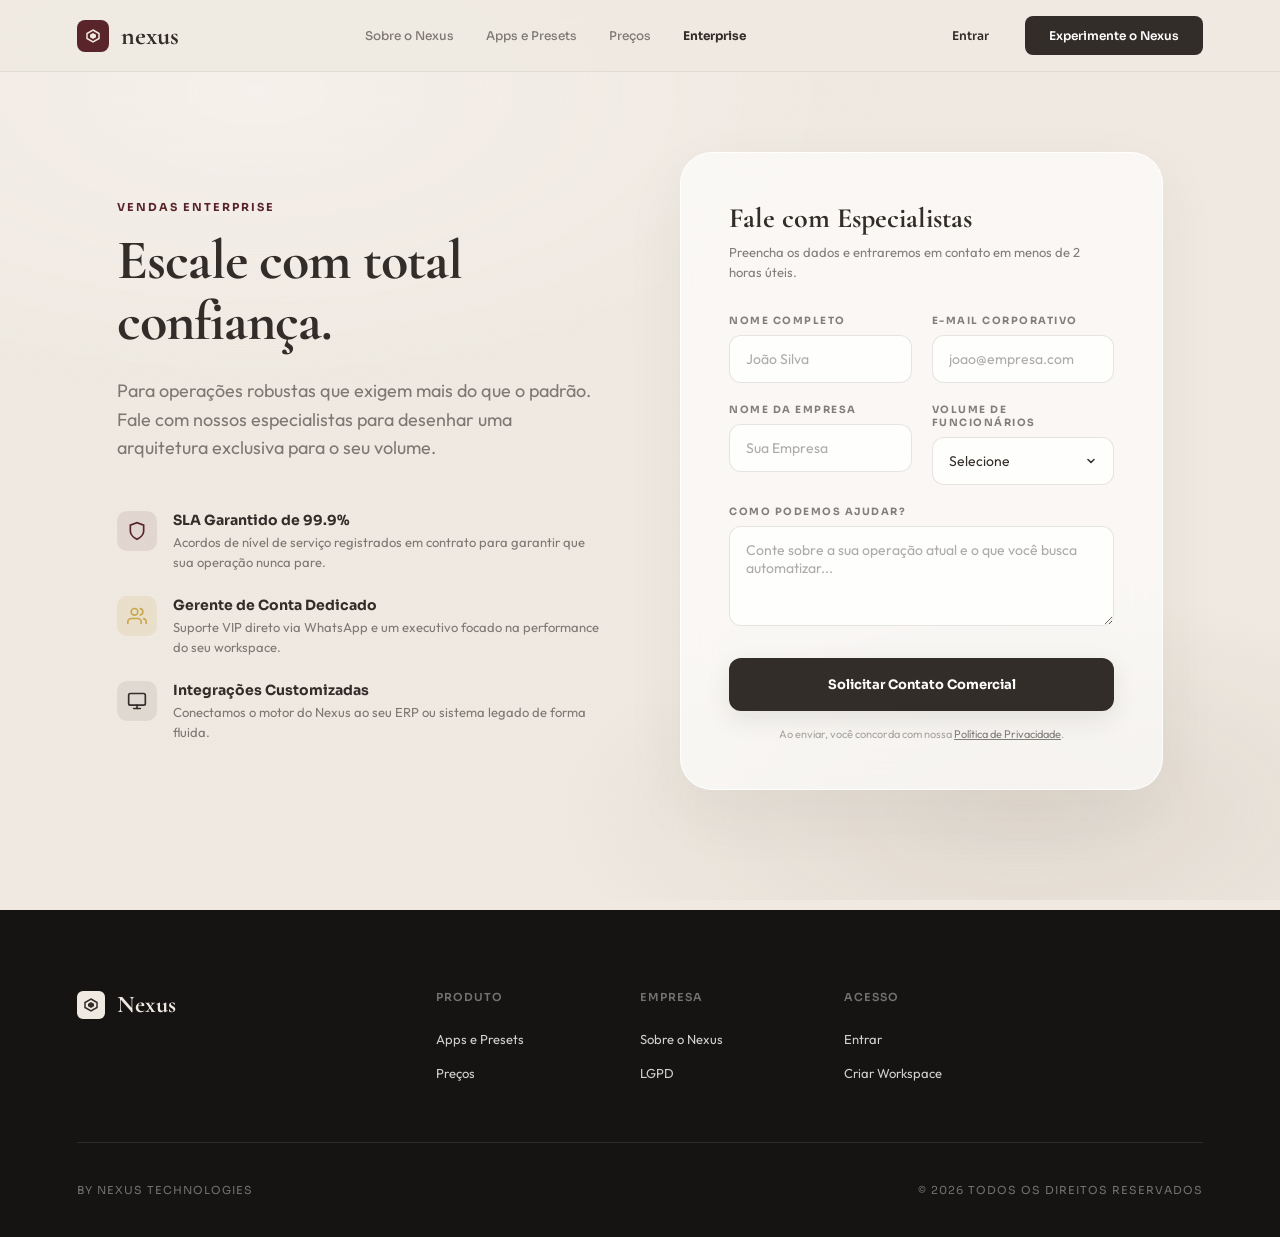
<file: pages/vendas.html>
<!DOCTYPE html>
<html lang="pt-BR">
<head>
<meta charset="UTF-8">
<meta name="viewport" content="width=device-width, initial-scale=1.0">
<title>Nexus — Vendas Enterprise</title>
<meta name="description" content="Escale com total confiança. Fale com nossos especialistas para uma arquitetura exclusiva.">
<link rel="stylesheet" href="../shared/globals.css">
<link href="https://fonts.googleapis.com/css2?family=Cormorant+Garamond:ital,wght@0,400;0,600;0,700;1,400&family=Outfit:wght@300;400;500;600;700&family=Sora:wght@400;600;700&display=swap" rel="stylesheet">
<style>
body { display: flex; flex-direction: column; }
body::before { content: ''; position: fixed; inset: 0; z-index: -2; background: radial-gradient(ellipse 70% 50% at 20% 10%, rgba(255,253,250,.4) 0%, transparent 70%), radial-gradient(ellipse 60% 40% at 80% 90%, rgba(172,156,141,.2) 0%, transparent 60%); }
.contact-container { flex: 1; max-width: 1200px; margin: 0 auto; padding: 80px 6% 120px; display: grid; grid-template-columns: 1fr 1fr; gap: 80px; align-items: center; }
.contact-info { max-width: 500px; }
.contact-eyebrow { font-family: 'Sora', sans-serif; font-size: 11px; font-weight: 700; color: var(--wine); text-transform: uppercase; letter-spacing: 2px; margin-bottom: 16px; display: block; }
.contact-info h1 { font-family: 'Cormorant Garamond', serif; font-size: 56px; font-weight: 700; line-height: 1.1; color: var(--dk); margin-bottom: 24px; letter-spacing: -1px; }
.contact-info p { font-size: 18px; color: var(--dk60); line-height: 1.6; margin-bottom: 48px; }
.benefits-list { display: flex; flex-direction: column; gap: 24px; }
.benefit-item { display: flex; gap: 16px; align-items: flex-start; }
.benefit-icon { width: 40px; height: 40px; border-radius: 10px; display: flex; align-items: center; justify-content: center; flex-shrink: 0; }
.benefit-icon.gold { background: rgba(201,168,76,.15); color: var(--gold); }
.benefit-icon.wine { background: rgba(114,56,61,.1); color: var(--wine); }
.benefit-icon.dark { background: rgba(50,45,41,.08); color: var(--dk); }
.benefit-text h3 { font-family: 'Sora', sans-serif; font-size: 14px; font-weight: 700; color: var(--dk); margin-bottom: 4px; }
.benefit-text p { font-size: 13px; color: var(--dk60); line-height: 1.5; margin-bottom: 0; }
.contact-card { background: rgba(255,255,255,.65); border: 1px solid rgba(255,255,255,.9); border-radius: 32px; padding: 48px; backdrop-filter: blur(24px); box-shadow: 0 24px 64px rgba(50,45,41,.06); }
.card-header { margin-bottom: 32px; }
.card-header h2 { font-family: 'Cormorant Garamond', serif; font-size: 28px; font-weight: 700; color: var(--dk); margin-bottom: 8px; }
.card-header p { font-size: 13px; color: var(--dk60); line-height: 1.5; }
.form-grid { display: grid; grid-template-columns: 1fr 1fr; gap: 20px; margin-bottom: 20px; }
.form-group { display: flex; flex-direction: column; gap: 8px; }
.form-group.full { grid-column: span 2; }
.form-label { font-family: 'Sora', sans-serif; font-size: 10px; font-weight: 700; text-transform: uppercase; letter-spacing: 1.5px; color: var(--dk60); }
.form-input, .form-select, .form-textarea { width: 100%; background: rgba(255,255,255,.8); border: 1px solid var(--dk12); border-radius: 12px; padding: 14px 16px; font-family: 'Outfit', sans-serif; font-size: 14px; color: var(--dk); outline: none; transition: all .3s; }
.form-input:focus, .form-select:focus, .form-textarea:focus { border-color: var(--wine); background: #fff; box-shadow: 0 4px 16px rgba(89,37,42,.08); }
.form-input::placeholder, .form-textarea::placeholder { color: var(--dk40); }
.form-textarea { resize: vertical; min-height: 100px; }
.form-select { cursor: pointer; appearance: none; background-image: url("data:image/svg+xml,%3Csvg width='12' height='12' viewBox='0 0 16 16' fill='none' xmlns='http://www.w3.org/2000/svg'%3E%3Cpath d='M4 6L8 10L12 6' stroke='%23322D29' stroke-width='2' stroke-linecap='round' stroke-linejoin='round'/%3E%3C/svg%3E"); background-repeat: no-repeat; background-position: right 16px center; }
.btn-submit { width: 100%; background: var(--dk); color: #fff; padding: 18px; border-radius: 12px; border: none; font-family: 'Sora', sans-serif; font-size: 13px; font-weight: 700; cursor: pointer; transition: all .3s; box-shadow: 0 8px 24px rgba(50,45,41,.1); margin-top: 12px; }
.btn-submit:hover { transform: translateY(-2px); box-shadow: 0 12px 32px rgba(50,45,41,.2); background: var(--wine); }
.privacy-note { font-size: 11px; color: var(--dk40); text-align: center; margin-top: 16px; }
.privacy-note a { color: var(--dk60); text-decoration: underline; }
@media (max-width: 900px) { .contact-container { grid-template-columns: 1fr; gap: 48px; padding-top: 40px; } .form-grid { grid-template-columns: 1fr; } .form-group.full { grid-column: span 1; } }
@media (max-width: 768px) { .contact-info h1 { font-size: 40px; } .contact-card { padding: 32px 24px; } }
</style>
</head>
<body>
<div class="brushed"></div>

<nav class="inst-nav">
  <a href="index.html" class="nav-brand">
    <div class="icon"><svg width="14" height="14" viewBox="0 0 14 14" fill="none"><polygon points="7,1 13,4.5 13,9.5 7,13 1,9.5 1,4.5" stroke="#EFE9E1" stroke-width="1.5" fill="none"/><polygon points="7,4 10,5.75 10,8.25 7,10 4,8.25 4,5.75" fill="#EFE9E1"/></svg></div>
    <span class="name">nexus</span>
  </a>
  <div class="nav-links">
    <a href="sobre.html" style="font-family:'Sora',sans-serif;font-size:12px;font-weight:500;color:var(--dk60);text-decoration:none;">Sobre o Nexus</a>
    <a href="presets.html" style="font-family:'Sora',sans-serif;font-size:12px;font-weight:500;color:var(--dk60);text-decoration:none;">Apps e Presets</a>
    <a href="precos.html" style="font-family:'Sora',sans-serif;font-size:12px;font-weight:500;color:var(--dk60);text-decoration:none;">Preços</a>
    <a href="vendas.html" style="font-family:'Sora',sans-serif;font-size:12px;font-weight:700;color:var(--dk);text-decoration:none;">Enterprise</a>
  </div>
  <div class="nav-actions">
    <a href="login.html" class="btn-login">Entrar</a>
    <a href="login.html#signup" class="btn-cta">Experimente o Nexus</a>
  </div>
</nav>

<main class="contact-container">
  <div class="contact-info">
    <span class="contact-eyebrow">Vendas Enterprise</span>
    <h1>Escale com total confiança.</h1>
    <p>Para operações robustas que exigem mais do que o padrão. Fale com nossos especialistas para desenhar uma arquitetura exclusiva para o seu volume.</p>
    <div class="benefits-list">
      <div class="benefit-item">
        <div class="benefit-icon wine"><svg width="20" height="20" viewBox="0 0 24 24" fill="none" stroke="currentColor" stroke-width="2" stroke-linecap="round"><path d="M12 22s8-4 8-10V5l-8-3-8 3v7c0 6 8 10 8 10z"/></svg></div>
        <div class="benefit-text"><h3>SLA Garantido de 99.9%</h3><p>Acordos de nível de serviço registrados em contrato para garantir que sua operação nunca pare.</p></div>
      </div>
      <div class="benefit-item">
        <div class="benefit-icon gold"><svg width="20" height="20" viewBox="0 0 24 24" fill="none" stroke="currentColor" stroke-width="2" stroke-linecap="round"><path d="M17 21v-2a4 4 0 0 0-4-4H5a4 4 0 0 0-4 4v2"/><circle cx="9" cy="7" r="4"/><path d="M23 21v-2a4 4 0 0 0-3-3.87M16 3.13a4 4 0 0 1 0 7.75"/></svg></div>
        <div class="benefit-text"><h3>Gerente de Conta Dedicado</h3><p>Suporte VIP direto via WhatsApp e um executivo focado na performance do seu workspace.</p></div>
      </div>
      <div class="benefit-item">
        <div class="benefit-icon dark"><svg width="20" height="20" viewBox="0 0 24 24" fill="none" stroke="currentColor" stroke-width="2" stroke-linecap="round"><rect x="2" y="3" width="20" height="14" rx="2"/><line x1="8" y1="21" x2="16" y2="21"/><line x1="12" y1="17" x2="12" y2="21"/></svg></div>
        <div class="benefit-text"><h3>Integrações Customizadas</h3><p>Conectamos o motor do Nexus ao seu ERP ou sistema legado de forma fluida.</p></div>
      </div>
    </div>
  </div>

  <div class="contact-form">
    <div class="contact-card">
      <div class="card-header">
        <h2>Fale com Especialistas</h2>
        <p>Preencha os dados e entraremos em contato em menos de 2 horas úteis.</p>
      </div>
      <form onsubmit="event.preventDefault();this.innerHTML='<div style=\'text-align:center;padding:40px 0\'><p style=\'font-family:Cormorant Garamond,serif;font-size:28px;font-weight:700;color:var(--dk);margin-bottom:12px\'>Mensagem enviada!</p><p style=\'color:var(--dk60);font-size:14px\'>Nossa equipe entrará em contato em breve.</p></div>'">
        <div class="form-grid">
          <div class="form-group"><label class="form-label">Nome Completo</label><input type="text" class="form-input" placeholder="João Silva" required></div>
          <div class="form-group"><label class="form-label">E-mail Corporativo</label><input type="email" class="form-input" placeholder="joao@empresa.com" required></div>
          <div class="form-group"><label class="form-label">Nome da Empresa</label><input type="text" class="form-input" placeholder="Sua Empresa" required></div>
          <div class="form-group"><label class="form-label">Volume de Funcionários</label>
            <select class="form-select" required>
              <option value="" disabled selected>Selecione</option>
              <option>1 a 10 funcionários</option>
              <option>11 a 50 funcionários</option>
              <option>51 a 200 funcionários</option>
              <option>Mais de 200 funcionários</option>
            </select>
          </div>
          <div class="form-group full"><label class="form-label">Como podemos ajudar?</label><textarea class="form-textarea" placeholder="Conte sobre a sua operação atual e o que você busca automatizar..." required></textarea></div>
        </div>
        <button type="submit" class="btn-submit">Solicitar Contato Comercial</button>
        <p class="privacy-note">Ao enviar, você concorda com nossa <a href="lgpd.html">Política de Privacidade</a>.</p>
      </form>
    </div>
  </div>
</main>

<footer class="mega-footer">
  <div class="footer-grid">
    <div class="footer-brand"><div class="f-brand-logo"><div class="icon"><svg width="14" height="14" viewBox="0 0 14 14" fill="none"><polygon points="7,1 13,4.5 13,9.5 7,13 1,9.5 1,4.5" stroke="#322D29" stroke-width="1.5" fill="none"/><polygon points="7,4 10,5.75 10,8.25 7,10 4,8.25 4,5.75" fill="#322D29"/></svg></div><span class="name">Nexus</span></div></div>
    <div class="footer-col"><h4>Produto</h4><ul><li><a href="presets.html">Apps e Presets</a></li><li><a href="precos.html">Preços</a></li></ul></div>
    <div class="footer-col"><h4>Empresa</h4><ul><li><a href="sobre.html">Sobre o Nexus</a></li><li><a href="lgpd.html">LGPD</a></li></ul></div>
    <div class="footer-col"><h4>Acesso</h4><ul><li><a href="login.html">Entrar</a></li><li><a href="login.html#signup">Criar Workspace</a></li></ul></div>
  </div>
  <div class="footer-bottom"><span>BY NEXUS TECHNOLOGIES</span><span>© 2026 TODOS OS DIREITOS RESERVADOS</span></div>
</footer>
</body>
</html>
</file>
<file: globals.css>
:root {
  --bg: #D1C7BD; --dk: #322D29; --ac: #72383D;
  --gold: #C9A84C; --wine: #59252A;
  --wh60: rgba(239,233,225,.88); --wh80: rgba(239,233,225,.95);
  --dk04: rgba(50,45,41,.04); --dk07: rgba(50,45,41,.07);
  --dk12: rgba(50,45,41,.12); --dk20: rgba(50,45,41,.2);
  --dk40: rgba(50,45,41,.4); --dk60: rgba(50,45,41,.6);
  --green: #2a6e2e; --blue: #2c5f8a;
}
*, *::before, *::after { box-sizing: border-box; margin: 0; padding: 0; }
body { font-family: 'Outfit', sans-serif; background: #EFE9E1; color: var(--dk); min-height: 100vh; overflow-x: hidden; }
::-webkit-scrollbar { width: 8px; }
::-webkit-scrollbar-thumb { background: var(--dk40); border-radius: 4px; }
.brushed { position: fixed; inset: 0; z-index: -1; mix-blend-mode: overlay; opacity: .4; pointer-events: none; background-image: repeating-linear-gradient(180deg, transparent 0, transparent 2px, rgba(50,45,41,.04) 2px, rgba(50,45,41,.04) 3px); }
.inst-nav { padding: 16px 6%; display: flex; justify-content: space-between; align-items: center; position: sticky; top: 0; background: rgba(239,233,225,.9); backdrop-filter: blur(12px); z-index: 100; border-bottom: 1px solid var(--dk07); }
.nav-brand { display: flex; align-items: center; gap: 12px; text-decoration: none; }
.nav-brand .icon { width: 32px; height: 32px; background: var(--wine); border-radius: 8px; display: flex; align-items: center; justify-content: center; }
.nav-brand .name { font-family: 'Cormorant Garamond', serif; font-size: 26px; font-weight: 700; color: var(--dk); }
.nav-links { display: flex; gap: 32px; align-items: center; }
.nav-item-dropdown { position: relative; padding: 10px 0; }
.nav-item-dropdown > a { font-family: 'Sora', sans-serif; font-size: 12px; font-weight: 500; color: var(--dk60); text-decoration: none; transition: color .3s; display: flex; align-items: center; gap: 6px; cursor: pointer; }
.nav-item-dropdown > a:hover { color: var(--dk); }
.nav-item-dropdown > a svg { stroke: var(--dk40); transition: transform 0.3s; }
.nav-item-dropdown:hover > a svg { stroke: var(--dk); transform: rotate(180deg); }
.nav-dropdown { position: absolute; top: 100%; left: -10px; background: rgba(255,255,255,.95); backdrop-filter: blur(20px); border: 1px solid rgba(255,255,255,.6); border-radius: 16px; padding: 16px; min-width: 240px; display: flex; flex-direction: column; gap: 6px; opacity: 0; pointer-events: none; transform: translateY(10px); transition: all 0.3s cubic-bezier(0.4,0,0.2,1); box-shadow: 0 16px 48px rgba(50,45,41,.06); z-index: 110; }
.nav-item-dropdown:hover .nav-dropdown { opacity: 1; pointer-events: auto; transform: translateY(0); }
.nav-dropdown a { font-family: 'Outfit', sans-serif; font-size: 13px; color: var(--dk60); text-decoration: none; padding: 8px 12px; border-radius: 8px; transition: all 0.3s; display: block; }
.nav-dropdown a:hover { color: var(--wine); transform: translateX(6px); }
.nav-actions { display: flex; gap: 16px; align-items: center; }
.btn-login { font-family: 'Sora', sans-serif; font-size: 12px; font-weight: 600; color: var(--dk); text-decoration: none; padding: 10px 20px; border-radius: 8px; transition: background .2s; }
.btn-login:hover { background: var(--dk07); }
.btn-cta { background: var(--dk); color: #fff; padding: 12px 24px; border-radius: 8px; font-family: 'Sora', sans-serif; font-size: 12px; font-weight: 600; text-decoration: none; transition: transform .3s, box-shadow .3s; }
.btn-cta:hover { transform: translateY(-2px); box-shadow: 0 8px 24px rgba(50,45,41,.15); }
.mega-footer { background: #161412; color: #fff; padding: 80px 6% 40px; font-family: 'Outfit', sans-serif; }
.footer-grid { display: grid; grid-template-columns: 2fr repeat(4, 1fr); gap: 48px; border-bottom: 1px solid rgba(255,255,255,.1); padding-bottom: 60px; margin-bottom: 40px; }
.footer-brand { display: flex; flex-direction: column; gap: 24px; }
.f-brand-logo { display: flex; align-items: center; gap: 12px; }
.f-brand-logo .icon { width: 28px; height: 28px; background: #EFE9E1; border-radius: 6px; display: flex; align-items: center; justify-content: center; }
.f-brand-logo .name { font-family: 'Cormorant Garamond', serif; font-size: 24px; font-weight: 700; color: #EFE9E1; }
.f-search { background: rgba(255,255,255,.05); border: 1px solid rgba(255,255,255,.1); padding: 12px 16px; border-radius: 8px; display: flex; align-items: center; gap: 12px; max-width: 280px; }
.f-search input { background: none; border: none; outline: none; color: #fff; font-family: 'Outfit', sans-serif; font-size: 13px; width: 100%; }
.f-search input::placeholder { color: rgba(255,255,255,.3); }
.footer-col h4 { font-family: 'Sora', sans-serif; font-size: 11px; font-weight: 600; color: rgba(255,255,255,.4); margin-bottom: 24px; text-transform: uppercase; letter-spacing: 1px; }
.footer-col ul { list-style: none; display: flex; flex-direction: column; gap: 14px; }
.footer-col a { color: rgba(255,255,255,.8); text-decoration: none; font-size: 13px; transition: color .2s; }
.footer-col a:hover { color: var(--gold); }
.footer-bottom { display: flex; justify-content: space-between; align-items: center; font-size: 11px; color: rgba(255,255,255,.4); font-family: 'Sora', sans-serif; text-transform: uppercase; letter-spacing: 1px; }
.container { max-width: 1200px; margin: 0 auto; padding: 0 40px; }
.btn-solid { display: inline-block; background: var(--wine); color: #fff; padding: 14px 32px; border-radius: 10px; font-family: 'Sora', sans-serif; font-size: 12px; font-weight: 700; text-decoration: none; transition: all .3s; border: none; cursor: pointer; }
.btn-solid:hover { transform: translateY(-2px); box-shadow: 0 8px 24px rgba(89,37,42,.25); }
.btn-solid.gold { background: var(--gold); }
.btn-outline { display: inline-block; background: transparent; border: 1px solid var(--dk20); color: var(--dk); padding: 13px 28px; border-radius: 10px; font-family: 'Sora', sans-serif; font-size: 12px; font-weight: 700; text-decoration: none; transition: all .2s; }
.btn-outline:hover { background: var(--dk07); }
@media (max-width: 1024px) { .footer-grid { grid-template-columns: 1fr 1fr; gap: 40px; } .footer-brand { grid-column: span 2; } }
@media (max-width: 768px) { .nav-links { display: none; } .footer-grid { grid-template-columns: 1fr; } .footer-brand { grid-column: span 1; } .footer-bottom { flex-direction: column; gap: 16px; text-align: center; } }
</file>
<file: shared/globals.css>
:root {
  --bg: #D1C7BD; --dk: #322D29; --ac: #72383D;
  --gold: #C9A84C; --wine: #59252A;
  --wh60: rgba(239,233,225,.88); --wh80: rgba(239,233,225,.95);
  --dk04: rgba(50,45,41,.04); --dk07: rgba(50,45,41,.07);
  --dk12: rgba(50,45,41,.12); --dk20: rgba(50,45,41,.2);
  --dk40: rgba(50,45,41,.4); --dk60: rgba(50,45,41,.6);
  --green: #2a6e2e; --blue: #2c5f8a;
}
*, *::before, *::after { box-sizing: border-box; margin: 0; padding: 0; }
body { font-family: 'Outfit', sans-serif; background: #EFE9E1; color: var(--dk); min-height: 100vh; overflow-x: hidden; }
::-webkit-scrollbar { width: 8px; }
::-webkit-scrollbar-thumb { background: var(--dk40); border-radius: 4px; }
.brushed { position: fixed; inset: 0; z-index: -1; mix-blend-mode: overlay; opacity: .4; pointer-events: none; background-image: repeating-linear-gradient(180deg, transparent 0, transparent 2px, rgba(50,45,41,.04) 2px, rgba(50,45,41,.04) 3px); }
.inst-nav { padding: 16px 6%; display: flex; justify-content: space-between; align-items: center; position: sticky; top: 0; background: rgba(239,233,225,.9); backdrop-filter: blur(12px); z-index: 100; border-bottom: 1px solid var(--dk07); }
.nav-brand { display: flex; align-items: center; gap: 12px; text-decoration: none; }
.nav-brand .icon { width: 32px; height: 32px; background: var(--wine); border-radius: 8px; display: flex; align-items: center; justify-content: center; }
.nav-brand .name { font-family: 'Cormorant Garamond', serif; font-size: 26px; font-weight: 700; color: var(--dk); }
.nav-links { display: flex; gap: 32px; align-items: center; }
.nav-item-dropdown { position: relative; padding: 10px 0; }
.nav-item-dropdown > a { font-family: 'Sora', sans-serif; font-size: 12px; font-weight: 500; color: var(--dk60); text-decoration: none; transition: color .3s; display: flex; align-items: center; gap: 6px; cursor: pointer; }
.nav-item-dropdown > a:hover { color: var(--dk); }
.nav-item-dropdown > a svg { stroke: var(--dk40); transition: transform 0.3s; }
.nav-item-dropdown:hover > a svg { stroke: var(--dk); transform: rotate(180deg); }
.nav-dropdown { position: absolute; top: 100%; left: -10px; background: rgba(255,255,255,.95); backdrop-filter: blur(20px); border: 1px solid rgba(255,255,255,.6); border-radius: 16px; padding: 16px; min-width: 240px; display: flex; flex-direction: column; gap: 6px; opacity: 0; pointer-events: none; transform: translateY(10px); transition: all 0.3s cubic-bezier(0.4,0,0.2,1); box-shadow: 0 16px 48px rgba(50,45,41,.06); z-index: 110; }
.nav-item-dropdown:hover .nav-dropdown { opacity: 1; pointer-events: auto; transform: translateY(0); }
.nav-dropdown a { font-family: 'Outfit', sans-serif; font-size: 13px; color: var(--dk60); text-decoration: none; padding: 8px 12px; border-radius: 8px; transition: all 0.3s; display: block; }
.nav-dropdown a:hover { color: var(--wine); transform: translateX(6px); }
.nav-actions { display: flex; gap: 16px; align-items: center; }
.btn-login { font-family: 'Sora', sans-serif; font-size: 12px; font-weight: 600; color: var(--dk); text-decoration: none; padding: 10px 20px; border-radius: 8px; transition: background .2s; }
.btn-login:hover { background: var(--dk07); }
.btn-cta { background: var(--dk); color: #fff; padding: 12px 24px; border-radius: 8px; font-family: 'Sora', sans-serif; font-size: 12px; font-weight: 600; text-decoration: none; transition: transform .3s, box-shadow .3s; }
.btn-cta:hover { transform: translateY(-2px); box-shadow: 0 8px 24px rgba(50,45,41,.15); }
.mega-footer { background: #161412; color: #fff; padding: 80px 6% 40px; font-family: 'Outfit', sans-serif; }
.footer-grid { display: grid; grid-template-columns: 2fr repeat(4, 1fr); gap: 48px; border-bottom: 1px solid rgba(255,255,255,.1); padding-bottom: 60px; margin-bottom: 40px; }
.footer-brand { display: flex; flex-direction: column; gap: 24px; }
.f-brand-logo { display: flex; align-items: center; gap: 12px; }
.f-brand-logo .icon { width: 28px; height: 28px; background: #EFE9E1; border-radius: 6px; display: flex; align-items: center; justify-content: center; }
.f-brand-logo .name { font-family: 'Cormorant Garamond', serif; font-size: 24px; font-weight: 700; color: #EFE9E1; }
.f-search { background: rgba(255,255,255,.05); border: 1px solid rgba(255,255,255,.1); padding: 12px 16px; border-radius: 8px; display: flex; align-items: center; gap: 12px; max-width: 280px; }
.f-search input { background: none; border: none; outline: none; color: #fff; font-family: 'Outfit', sans-serif; font-size: 13px; width: 100%; }
.f-search input::placeholder { color: rgba(255,255,255,.3); }
.footer-col h4 { font-family: 'Sora', sans-serif; font-size: 11px; font-weight: 600; color: rgba(255,255,255,.4); margin-bottom: 24px; text-transform: uppercase; letter-spacing: 1px; }
.footer-col ul { list-style: none; display: flex; flex-direction: column; gap: 14px; }
.footer-col a { color: rgba(255,255,255,.8); text-decoration: none; font-size: 13px; transition: color .2s; }
.footer-col a:hover { color: var(--gold); }
.footer-bottom { display: flex; justify-content: space-between; align-items: center; font-size: 11px; color: rgba(255,255,255,.4); font-family: 'Sora', sans-serif; text-transform: uppercase; letter-spacing: 1px; }
.container { max-width: 1200px; margin: 0 auto; padding: 0 40px; }
.btn-solid { display: inline-block; background: var(--wine); color: #fff; padding: 14px 32px; border-radius: 10px; font-family: 'Sora', sans-serif; font-size: 12px; font-weight: 700; text-decoration: none; transition: all .3s; border: none; cursor: pointer; }
.btn-solid:hover { transform: translateY(-2px); box-shadow: 0 8px 24px rgba(89,37,42,.25); }
.btn-solid.gold { background: var(--gold); }
.btn-outline { display: inline-block; background: transparent; border: 1px solid var(--dk20); color: var(--dk); padding: 13px 28px; border-radius: 10px; font-family: 'Sora', sans-serif; font-size: 12px; font-weight: 700; text-decoration: none; transition: all .2s; }
.btn-outline:hover { background: var(--dk07); }
@media (max-width: 1024px) { .footer-grid { grid-template-columns: 1fr 1fr; gap: 40px; } .footer-brand { grid-column: span 2; } }
@media (max-width: 768px) { .nav-links { display: none; } .footer-grid { grid-template-columns: 1fr; } .footer-brand { grid-column: span 1; } .footer-bottom { flex-direction: column; gap: 16px; text-align: center; } }
</file>
